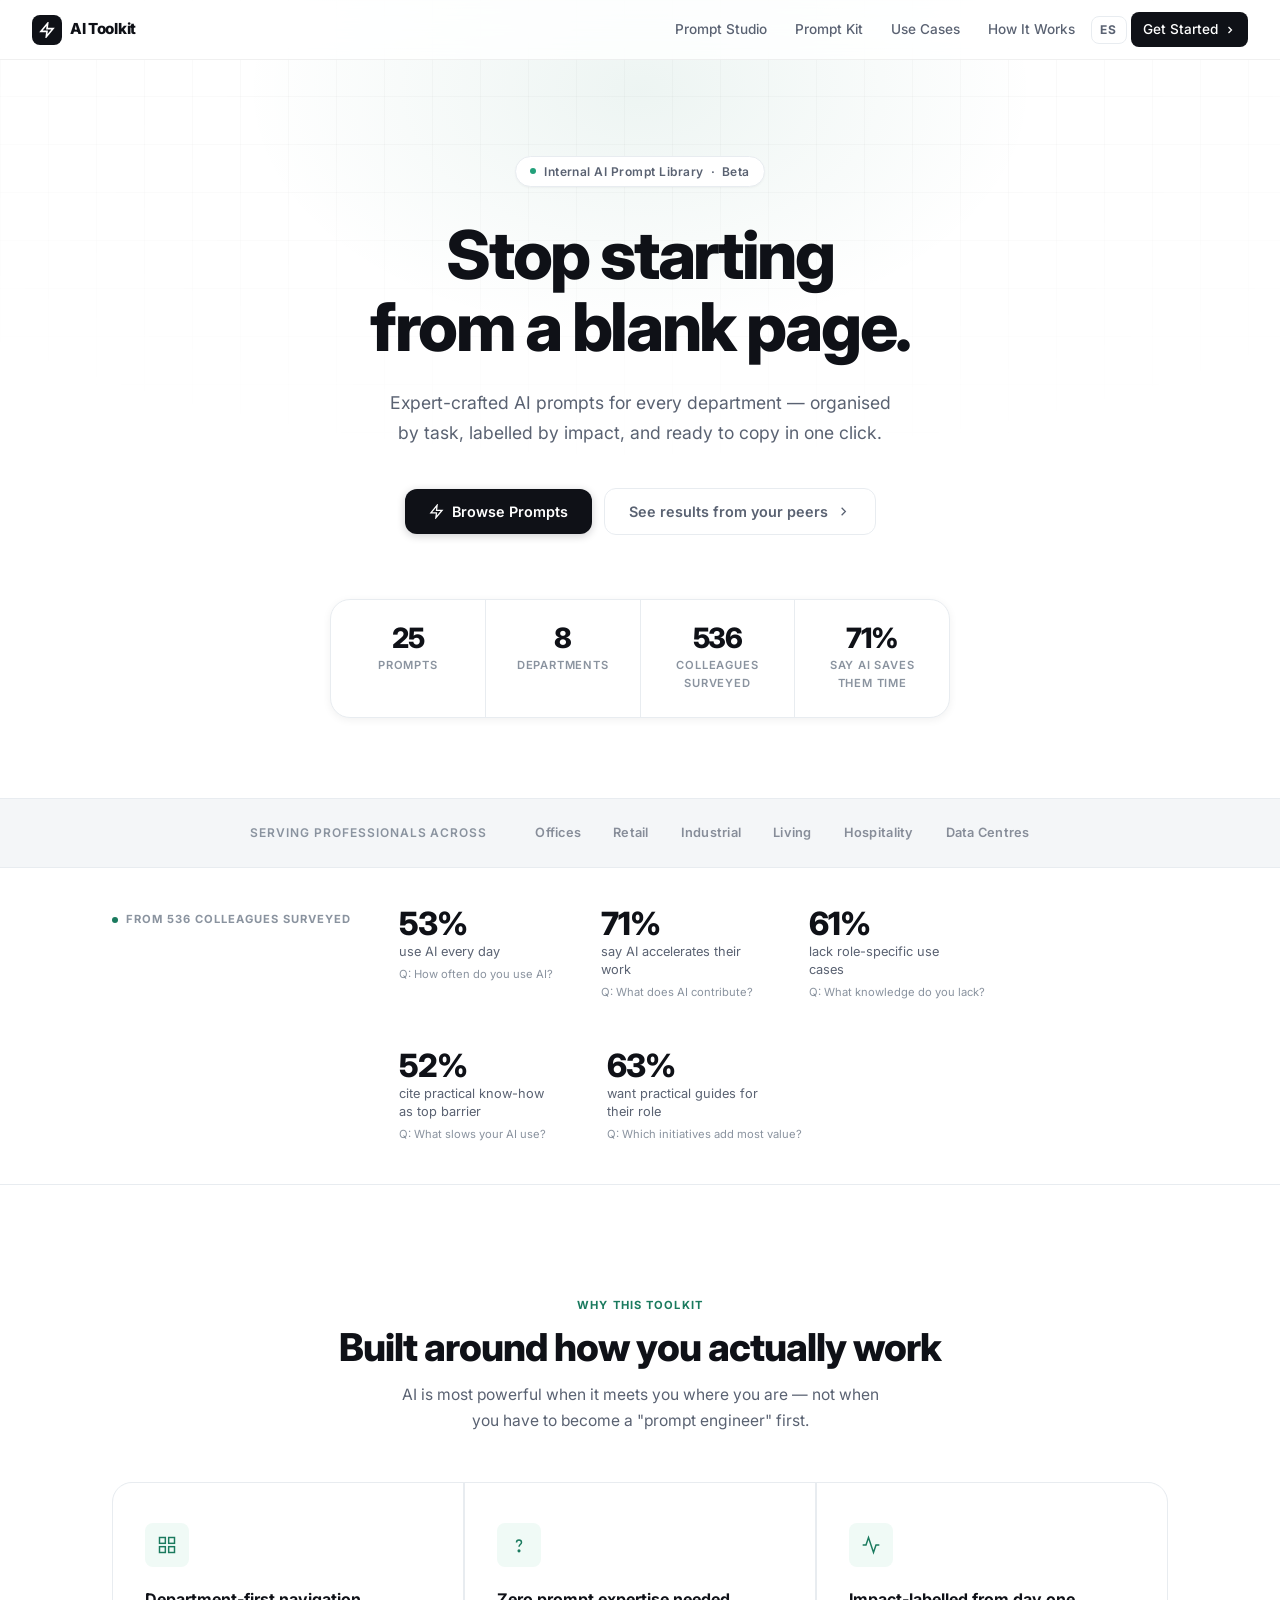
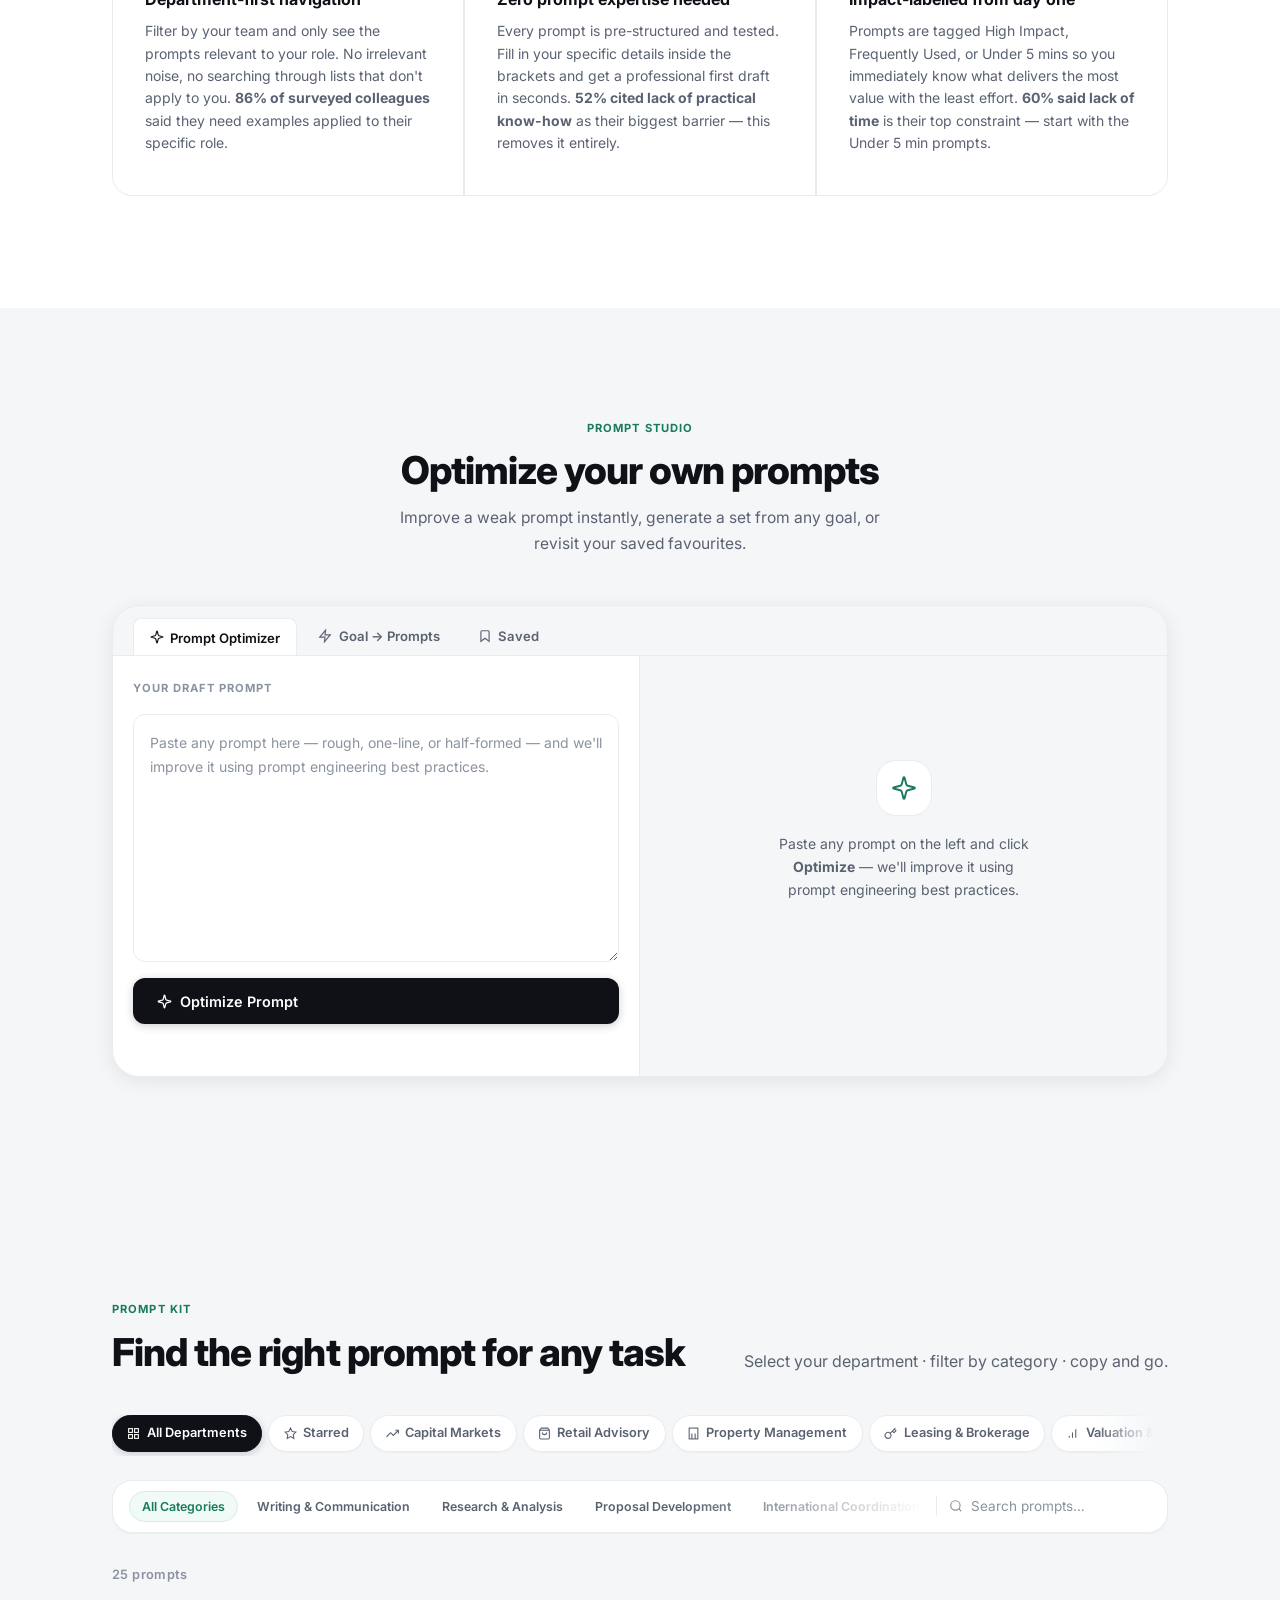
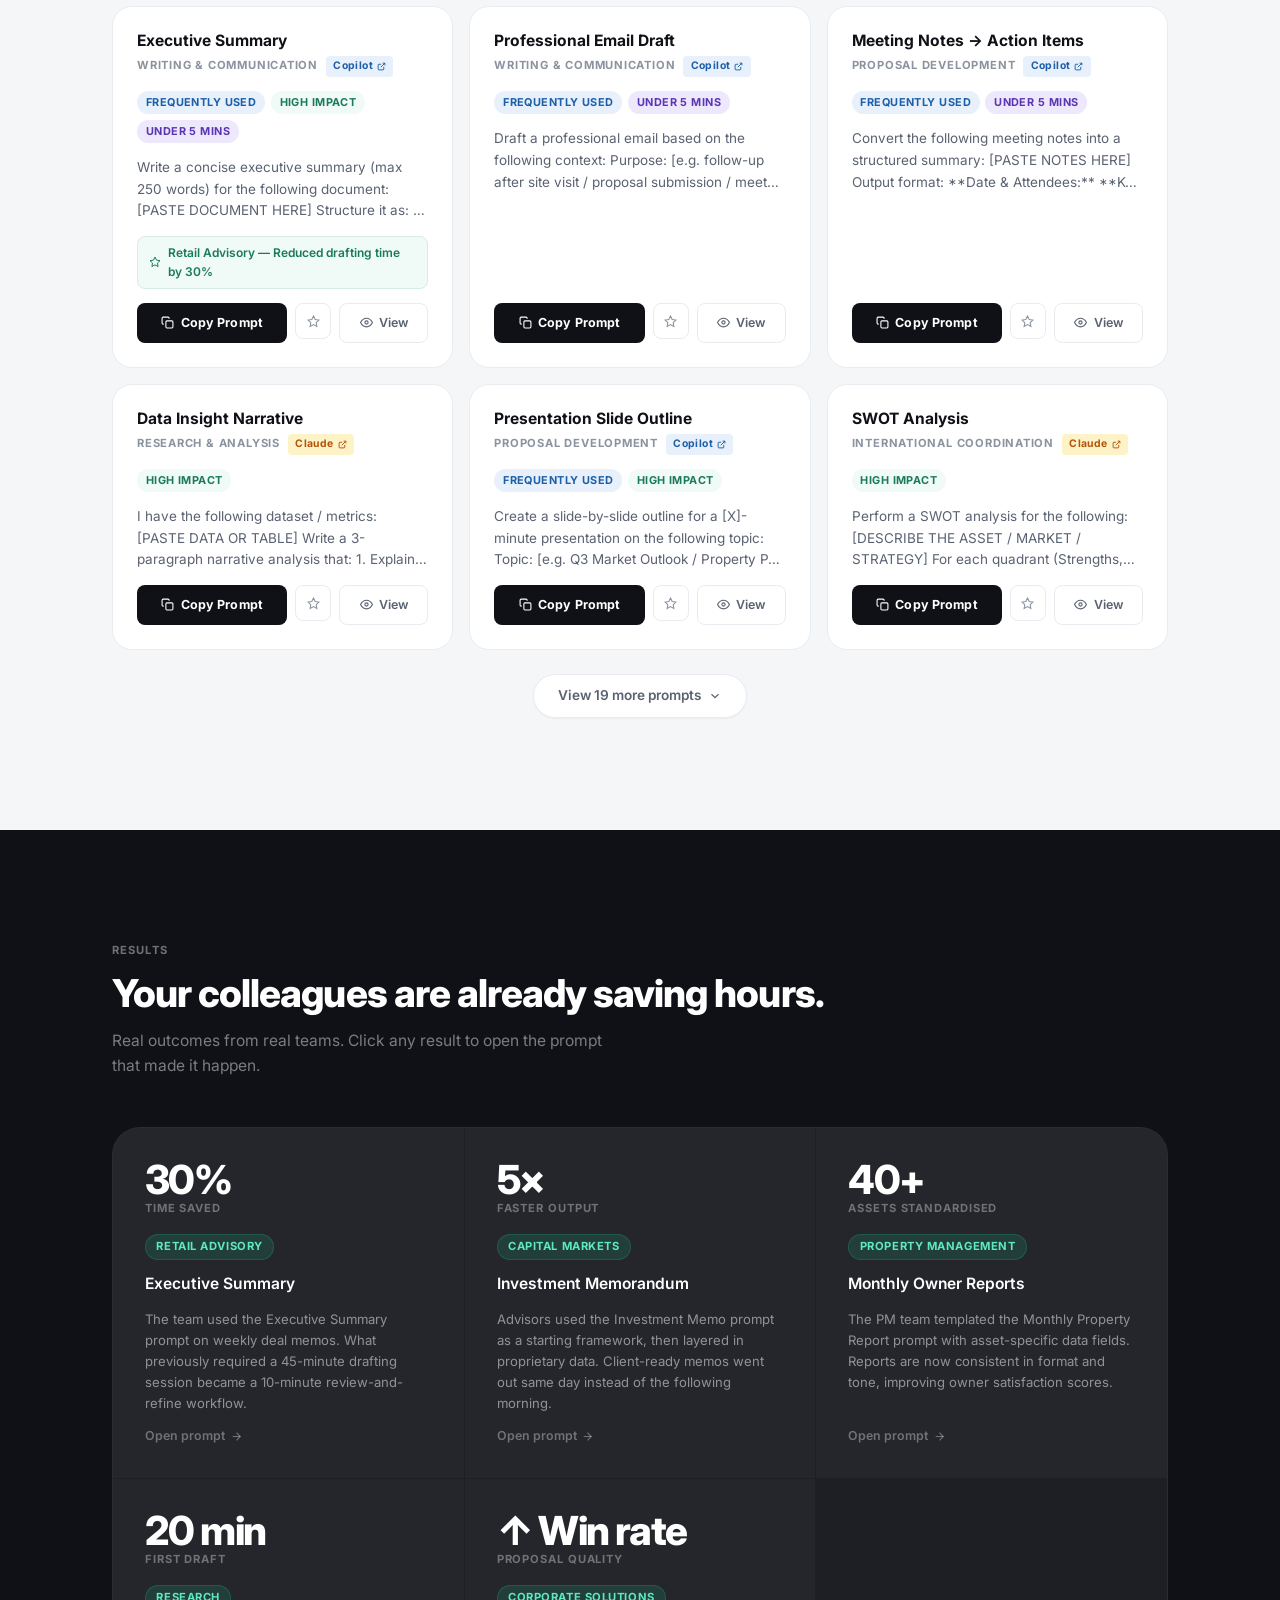
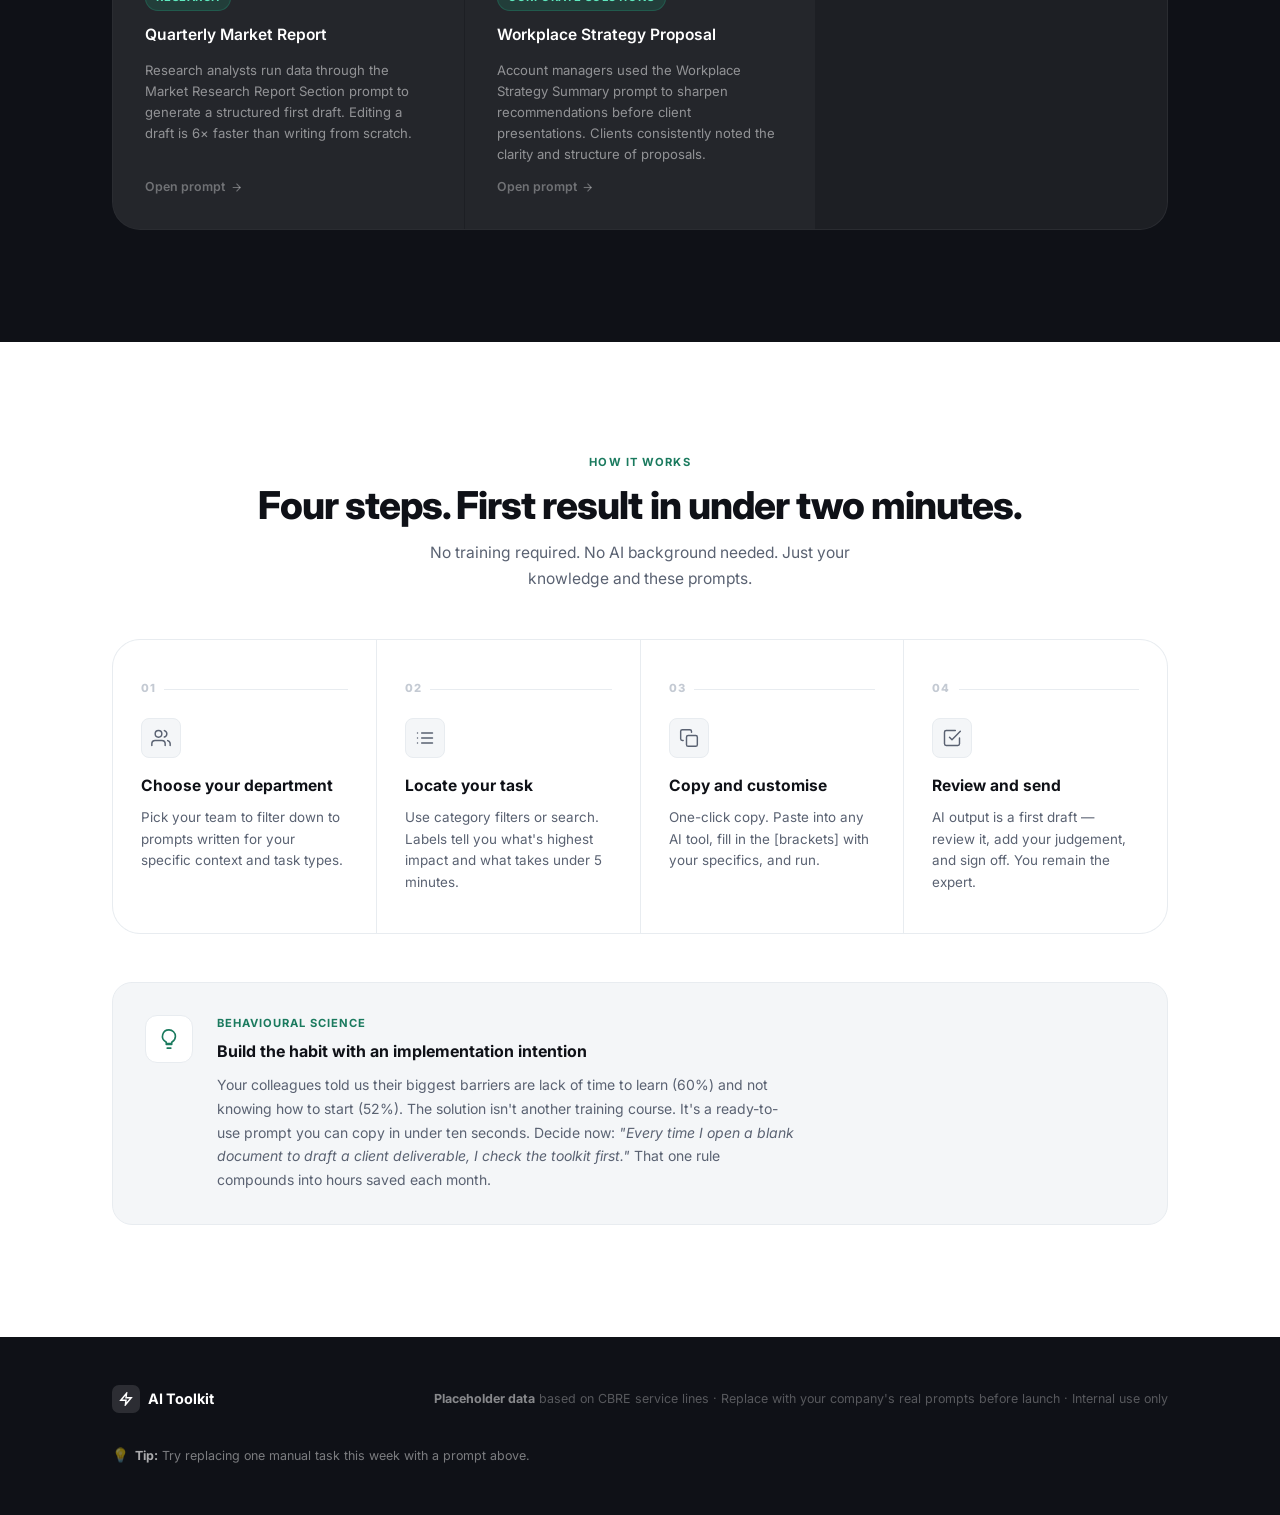
<file: index.html>
<!DOCTYPE html>
<html lang="en">
<head>
  <meta charset="UTF-8" />
  <meta name="viewport" content="width=device-width, initial-scale=1.0" />
  <meta name="robots" content="noindex, nofollow" />
  <meta name="description" content="A curated AI prompt library built for real estate professionals. Select your department, find your task, copy and go." />
  <title>AI Toolkit — Prompt Catalogue</title>
  <link rel="preconnect" href="https://fonts.googleapis.com" />
  <link rel="preconnect" href="https://fonts.gstatic.com" crossorigin />
  <link href="https://fonts.googleapis.com/css2?family=Inter:wght@400;500;600;700;800&display=swap" rel="stylesheet" />
  <link rel="stylesheet" href="styles.css" />
</head>
<body>

<!-- ═══════════════════════════════════════════════════
     NAV
════════════════════════════════════════════════════ -->
<nav class="nav" id="nav">
  <a href="#" class="nav-logo">
    <div class="nav-logo-mark">
      <svg viewBox="0 0 24 24" fill="none" stroke="white" stroke-width="2.5">
        <path d="M13 2L3 14h9l-1 8 10-12h-9l1-8z"/>
      </svg>
    </div>
    AI Toolkit
  </a>
  <ul class="nav-links">
    <li><a href="#ai-tools" data-i18n="nav_studio">Prompt Studio</a></li>
    <li><a href="#catalogue" data-i18n="nav_kit">Prompt Kit</a></li>
    <li><a href="#use-cases" data-i18n="nav_usecases">Use Cases</a></li>
    <li><a href="#how-it-works" data-i18n="nav_howitworks">How It Works</a></li>
    <li><button class="lang-toggle" id="lang-toggle" onclick="switchLang()" title="Switch language">ES</button></li>
    <li><a href="#catalogue" class="nav-cta-btn">
      <span data-i18n="nav_getstarted">Get Started</span>
      <svg width="12" height="12" viewBox="0 0 24 24" fill="none" stroke="currentColor" stroke-width="2.5"><polyline points="9 18 15 12 9 6"/></svg>
    </a></li>
  </ul>
  <button class="nav-mobile-toggle" aria-label="Menu">
    <svg width="20" height="20" viewBox="0 0 24 24" fill="none" stroke="currentColor" stroke-width="2">
      <line x1="3" y1="6" x2="21" y2="6"/><line x1="3" y1="12" x2="21" y2="12"/><line x1="3" y1="18" x2="21" y2="18"/>
    </svg>
  </button>
</nav>

<!-- ═══════════════════════════════════════════════════
     HERO
════════════════════════════════════════════════════ -->
<section class="hero" id="hero">
  <div class="container">
    <div class="hero-inner">

      <div class="hero-badge">
        <div class="hero-badge-dot"></div>
        <span data-i18n="hero_badge">Internal AI Prompt Library &nbsp;·&nbsp; Beta</span>
      </div>

      <h1 class="hero-title" data-i18n="hero_title">
        Stop starting<br>from a blank page.
      </h1>

      <p class="hero-subtitle" data-i18n="hero_subtitle">
        Expert-crafted AI prompts for every department — organised by task,
        labelled by impact, and ready to copy in one click.
      </p>

      <div class="hero-actions">
        <a href="#catalogue" class="btn btn-dark">
          <svg viewBox="0 0 24 24" fill="none" stroke="currentColor" stroke-width="2"><path d="M13 2L3 14h9l-1 8 10-12h-9l1-8z"/></svg>
          <span data-i18n="hero_btn_browse">Browse Prompts</span>
        </a>
        <a href="#use-cases" class="btn btn-ghost">
          <span data-i18n="hero_btn_peers">See results from your peers</span>
          <svg viewBox="0 0 24 24" fill="none" stroke="currentColor" stroke-width="2"><polyline points="9 18 15 12 9 6"/></svg>
        </a>
      </div>

      <div class="hero-stats">
        <div class="hero-stat">
          <div class="hero-stat-value" id="stat-prompts">25</div>
          <div class="hero-stat-label" data-i18n="stat_prompts">Prompts</div>
        </div>
        <div class="hero-stat">
          <div class="hero-stat-value">8</div>
          <div class="hero-stat-label" data-i18n="stat_depts">Departments</div>
        </div>
        <div class="hero-stat">
          <div class="hero-stat-value">536</div>
          <div class="hero-stat-label" data-i18n="stat_colleagues">Colleagues surveyed</div>
        </div>
        <div class="hero-stat">
          <div class="hero-stat-value">71%</div>
          <div class="hero-stat-label" data-i18n="stat_ai_saves">Say AI saves them time</div>
        </div>
      </div>

    </div>
  </div>
</section>

<!-- ═══════════════════════════════════════════════════
     SOCIAL PROOF STRIP
════════════════════════════════════════════════════ -->
<div class="proof-strip">
  <div class="container">
    <div class="proof-strip-inner">
      <span class="proof-label" data-i18n="proof_label">Serving professionals across</span>
      <div class="proof-dept-list">
        <span class="proof-dept" data-i18n="proof_offices">Offices</span>
        <span class="proof-dept" data-i18n="proof_retail">Retail</span>
        <span class="proof-dept" data-i18n="proof_industrial">Industrial</span>
        <span class="proof-dept" data-i18n="proof_living">Living</span>
        <span class="proof-dept" data-i18n="proof_hospitality">Hospitality</span>
        <span class="proof-dept" data-i18n="proof_data">Data Centres</span>
      </div>
    </div>
  </div>
</div>

<!-- ═══════════════════════════════════════════════════
     SURVEY INSIGHTS STRIP
════════════════════════════════════════════════════ -->
<div class="survey-strip">
  <div class="container">
    <div class="survey-strip-inner">
      <div class="survey-strip-label">
        <div class="survey-strip-dot"></div>
        <span data-i18n="survey_label">From 536 colleagues surveyed</span>
      </div>
      <div class="survey-insights">
        <div class="survey-insight">
          <div class="survey-insight-value" data-i18n="survey_v1">53%</div>
          <div class="survey-insight-label" data-i18n="survey_l1">use AI every day</div>
          <div class="survey-insight-source" data-i18n="survey_q1">Q: How often do you use AI?</div>
        </div>
        <div class="survey-insight">
          <div class="survey-insight-value" data-i18n="survey_v2">71%</div>
          <div class="survey-insight-label" data-i18n="survey_l2">say AI accelerates their work</div>
          <div class="survey-insight-source" data-i18n="survey_q2">Q: What does AI contribute?</div>
        </div>
        <div class="survey-insight">
          <div class="survey-insight-value" data-i18n="survey_v3">61%</div>
          <div class="survey-insight-label" data-i18n="survey_l3">lack role-specific use cases</div>
          <div class="survey-insight-source" data-i18n="survey_q3">Q: What knowledge do you lack?</div>
        </div>
        <div class="survey-insight">
          <div class="survey-insight-value" data-i18n="survey_v4">52%</div>
          <div class="survey-insight-label" data-i18n="survey_l4">cite practical know-how as top barrier</div>
          <div class="survey-insight-source" data-i18n="survey_q4">Q: What slows your AI use?</div>
        </div>
        <div class="survey-insight">
          <div class="survey-insight-value" data-i18n="survey_v5">63%</div>
          <div class="survey-insight-label" data-i18n="survey_l5">want practical guides for their role</div>
          <div class="survey-insight-source" data-i18n="survey_q5">Q: Which initiatives add most value?</div>
        </div>
      </div>
    </div>
  </div>
</div>

<!-- ═══════════════════════════════════════════════════
     VALUE PROPS
════════════════════════════════════════════════════ -->
<section class="section-gap" id="value">
  <div class="container">
    <div class="section-hdr centered reveal">
      <div class="section-eyebrow" data-i18n="vp_eyebrow">Why This Toolkit</div>
      <h2 class="section-title" data-i18n="vp_title">Built around how you actually work</h2>
      <p class="section-sub" data-i18n="vp_sub">AI is most powerful when it meets you where you are — not when you have to become a "prompt engineer" first.</p>
    </div>
    <div class="value-grid reveal">
      <div class="value-card">
        <div class="value-icon">
          <svg viewBox="0 0 24 24" fill="none" stroke="currentColor" stroke-width="1.75">
            <rect x="3" y="3" width="7" height="7"/><rect x="14" y="3" width="7" height="7"/>
            <rect x="14" y="14" width="7" height="7"/><rect x="3" y="14" width="7" height="7"/>
          </svg>
        </div>
        <h3 data-i18n="vp_c1_title">Department-first navigation</h3>
        <p data-i18n="vp_c1_body">Filter by your team and only see the prompts relevant to your role. No irrelevant noise, no searching through lists that don't apply to you. <strong>86% of surveyed colleagues</strong> said they need examples applied to their specific role.</p>
      </div>
      <div class="value-card">
        <div class="value-icon">
          <svg viewBox="0 0 24 24" fill="none" stroke="currentColor" stroke-width="1.75">
            <path d="M9 9a3 3 0 1 1 6 0c0 2-3 3-3 5"/><circle cx="12" cy="19" r="1"/>
          </svg>
        </div>
        <h3 data-i18n="vp_c2_title">Zero prompt expertise needed</h3>
        <p data-i18n="vp_c2_body">Every prompt is pre-structured and tested. Fill in your specific details inside the brackets and get a professional first draft in seconds. <strong>52% cited lack of practical know-how</strong> as their biggest barrier — this removes it entirely.</p>
      </div>
      <div class="value-card">
        <div class="value-icon">
          <svg viewBox="0 0 24 24" fill="none" stroke="currentColor" stroke-width="1.75">
            <polyline points="22 12 18 12 15 21 9 3 6 12 2 12"/>
          </svg>
        </div>
        <h3 data-i18n="vp_c3_title">Impact-labelled from day one</h3>
        <p data-i18n="vp_c3_body">Prompts are tagged High Impact, Frequently Used, or Under 5 mins so you immediately know what delivers the most value with the least effort. <strong>60% said lack of time</strong> is their top constraint — start with the Under 5 min prompts.</p>
      </div>
    </div>
  </div>
</section>

<!-- ═══════════════════════════════════════════════════
     AI TOOLS
════════════════════════════════════════════════════ -->
<section id="ai-tools" class="section-gap">
  <div class="container">

    <div class="section-hdr centered reveal">
      <div class="section-eyebrow" data-i18n="ps_eyebrow">Prompt Studio</div>
      <h2 class="section-title" data-i18n="ps_title">Optimize your own prompts</h2>
      <p class="section-sub" data-i18n="ps_sub">Improve a weak prompt instantly, generate a set from any goal, or revisit your saved favourites.</p>
    </div>

    <div class="tools-outer reveal">

      <!-- Tab strip — sticky sibling of the shell so sticky has no overflow ancestor -->
      <div class="tools-tab-strip">
        <button class="tools-tab active" data-tab="optimizer" onclick="switchToolsTab('optimizer')">
          <svg viewBox="0 0 24 24" fill="none" stroke="currentColor" stroke-width="2" width="14" height="14"><path d="M9.937 15.5A2 2 0 0 0 8.5 14.063l-6.135-1.582a.5.5 0 0 1 0-.962L8.5 9.937A2 2 0 0 0 9.937 8.5l1.582-6.135a.5.5 0 0 1 .963 0L14.063 8.5A2 2 0 0 0 15.5 9.937l6.135 1.582a.5.5 0 0 1 0 .962L15.5 14.063a2 2 0 0 0-1.437 1.437l-1.582 6.135a.5.5 0 0 1-.963 0z"/></svg>
          <span data-i18n="tab_optimizer">Prompt Optimizer</span>
        </button>
        <button class="tools-tab" data-tab="generator" onclick="switchToolsTab('generator')">
          <svg viewBox="0 0 24 24" fill="none" stroke="currentColor" stroke-width="2" width="14" height="14"><path d="M13 2L3 14h9l-1 8 10-12h-9l1-8z"/></svg>
          <span data-i18n="tab_generator">Goal → Prompts</span>
        </button>
        <button class="tools-tab" data-tab="saved" onclick="switchToolsTab('saved')">
          <svg viewBox="0 0 24 24" fill="none" stroke="currentColor" stroke-width="2" width="14" height="14"><path d="M19 21l-7-5-7 5V5a2 2 0 0 1 2-2h10a2 2 0 0 1 2 2z"/></svg>
          <span data-i18n="tab_saved">Saved</span>
          <span class="saved-tab-badge" id="saved-tab-badge" style="display:none">0</span>
        </button>
      </div>

      <!-- Panel shell — overflow:hidden here is fine; tab strip is a sibling not a child -->
      <div class="tools-shell">

        <!-- ── Optimizer panel ── -->
        <div id="tool-optimizer" class="tools-panel active">
          <div class="opt-layout">
            <div class="opt-input-side">
              <div class="tool-field-label" data-i18n="opt_label">Your draft prompt</div>
              <textarea id="opt-input" class="tool-textarea" rows="9" data-i18n="opt_placeholder" placeholder="Paste any prompt here — rough, one-line, or half-formed — and we'll improve it using prompt engineering best practices."></textarea>
              <button class="btn btn-dark" onclick="runOptimizer()">
                <svg viewBox="0 0 24 24" fill="none" stroke="currentColor" stroke-width="2" width="14" height="14"><path d="M9.937 15.5A2 2 0 0 0 8.5 14.063l-6.135-1.582a.5.5 0 0 1 0-.962L8.5 9.937A2 2 0 0 0 9.937 8.5l1.582-6.135a.5.5 0 0 1 .963 0L14.063 8.5A2 2 0 0 0 15.5 9.937l6.135 1.582a.5.5 0 0 1 0 .962L15.5 14.063a2 2 0 0 0-1.437 1.437l-1.582 6.135a.5.5 0 0 1-.963 0z"/></svg>
                <span data-i18n="opt_btn">Optimize Prompt</span>
              </button>
            </div>
            <div class="opt-output-side">
              <div id="opt-output"></div>
            </div>
          </div>
        </div>

        <!-- ── Generator panel ── -->
        <div id="tool-generator" class="tools-panel">
          <div class="gen-layout">
            <div class="gen-input-row">
              <div class="tool-field-label" data-i18n="gen_label">What's your goal?</div>
              <div class="gen-input-wrap">
                <input id="gen-input" type="text" class="tool-input" data-i18n="gen_placeholder" placeholder="Type your own goal or pick one below…" />
                <button class="btn btn-dark" onclick="runGenerator()">
                  <svg viewBox="0 0 24 24" fill="none" stroke="currentColor" stroke-width="2" width="14" height="14"><path d="M13 2L3 14h9l-1 8 10-12h-9l1-8z"/></svg>
                  <span data-i18n="gen_btn">Generate</span>
                </button>
              </div>
              <div class="gen-suggestions">
                <span class="gen-suggestions-label" data-i18n="gen_try">Try one of these</span>
                <div class="gen-suggestion-pills" id="gen-suggestion-pills"></div>
              </div>
            </div>
            <div id="gen-output" class="gen-cards-grid"></div>
          </div>
        </div>

        <!-- ── Saved panel ── -->
        <div id="tool-saved" class="tools-panel">
          <div id="saved-panel-content"></div>
        </div>

      </div><!-- /.tools-shell -->
    </div><!-- /.tools-outer -->
  </div>
</section>

<!-- ═══════════════════════════════════════════════════
     PROMPT CATALOGUE
════════════════════════════════════════════════════ -->
<section id="catalogue" class="section-gap">
  <div class="container">

    <div class="catalogue-header reveal">
      <div>
        <div class="section-eyebrow" data-i18n="kit_eyebrow">Prompt Kit</div>
        <h2 class="section-title" style="margin-bottom:0" data-i18n="kit_title">Find the right prompt for any task</h2>
      </div>
      <p class="t-body" style="white-space:nowrap;" data-i18n="kit_sub">Select your department · filter by category · copy and go.</p>
    </div>

    <!-- Department rail -->
    <div class="dept-rail-wrap">
      <div class="dept-rail" id="dept-tabs"></div>
    </div>

    <!-- Filter bar -->
    <div class="filter-bar">
      <div class="cat-pills" id="cat-pills"></div>
      <div class="filter-divider"></div>
      <div class="search-wrap">
        <svg viewBox="0 0 24 24" fill="none" stroke="currentColor" stroke-width="2">
          <circle cx="11" cy="11" r="8"/><line x1="21" y1="21" x2="16.65" y2="16.65"/>
        </svg>
        <input id="search-input" type="text" data-i18n="search_placeholder" placeholder="Search prompts…" autocomplete="off" />
      </div>
    </div>

    <!-- Count -->
    <div class="prompt-count-row">
      <span id="prompt-count"></span>
    </div>

    <!-- Grid -->
    <div class="prompt-grid" id="prompt-grid"></div>

    <!-- View more / less -->
    <div class="view-more-row" id="view-more-row" style="display:none"></div>

  </div>
</section>

<!-- ═══════════════════════════════════════════════════
     USE CASES
════════════════════════════════════════════════════ -->
<section id="use-cases" class="section-gap">
  <div class="container">
    <div class="section-hdr reveal">
      <div class="section-eyebrow" style="color:rgba(255,255,255,.4)" data-i18n="uc_eyebrow">Results</div>
      <h2 class="section-title" style="color:white" data-i18n="uc_title">Your colleagues are already saving hours.</h2>
      <p class="section-sub" style="color:rgba(255,255,255,.45)" data-i18n="uc_sub">
        Real outcomes from real teams. Click any result to open the prompt that made it happen.
      </p>
    </div>
    <div class="cases-grid reveal" id="cases-grid"></div>
  </div>
</section>

<!-- ═══════════════════════════════════════════════════
     HOW IT WORKS
════════════════════════════════════════════════════ -->
<section id="how-it-works" class="section-gap">
  <div class="container">
    <div class="section-hdr centered reveal">
      <div class="section-eyebrow" data-i18n="hiw_eyebrow">How It Works</div>
      <h2 class="section-title" data-i18n="hiw_title">Four steps. First result in under two minutes.</h2>
      <p class="section-sub" data-i18n="hiw_sub">No training required. No AI background needed. Just your knowledge and these prompts.</p>
    </div>

    <div class="steps-wrapper reveal">
      <div class="step-card">
        <div class="step-num">01</div>
        <div class="step-icon-wrap">
          <svg width="20" height="20" viewBox="0 0 24 24" fill="none" stroke="currentColor" stroke-width="1.75" stroke-linecap="round" stroke-linejoin="round">
            <path d="M17 21v-2a4 4 0 0 0-4-4H5a4 4 0 0 0-4 4v2"/><circle cx="9" cy="7" r="4"/>
            <path d="M23 21v-2a4 4 0 0 0-3-3.87"/><path d="M16 3.13a4 4 0 0 1 0 7.75"/>
          </svg>
        </div>
        <h3 data-i18n="hiw_s1_title">Choose your department</h3>
        <p data-i18n="hiw_s1_body">Pick your team to filter down to prompts written for your specific context and task types.</p>
      </div>
      <div class="step-card">
        <div class="step-num">02</div>
        <div class="step-icon-wrap">
          <svg width="20" height="20" viewBox="0 0 24 24" fill="none" stroke="currentColor" stroke-width="1.75" stroke-linecap="round" stroke-linejoin="round">
            <line x1="8" y1="6" x2="21" y2="6"/><line x1="8" y1="12" x2="21" y2="12"/>
            <line x1="8" y1="18" x2="21" y2="18"/><line x1="3" y1="6" x2="3.01" y2="6"/>
            <line x1="3" y1="12" x2="3.01" y2="12"/><line x1="3" y1="18" x2="3.01" y2="18"/>
          </svg>
        </div>
        <h3 data-i18n="hiw_s2_title">Locate your task</h3>
        <p data-i18n="hiw_s2_body">Use category filters or search. Labels tell you what's highest impact and what takes under 5 minutes.</p>
      </div>
      <div class="step-card">
        <div class="step-num">03</div>
        <div class="step-icon-wrap">
          <svg width="20" height="20" viewBox="0 0 24 24" fill="none" stroke="currentColor" stroke-width="1.75" stroke-linecap="round" stroke-linejoin="round">
            <rect x="9" y="9" width="13" height="13" rx="2" ry="2"/>
            <path d="M5 15H4a2 2 0 0 1-2-2V4a2 2 0 0 1 2-2h9a2 2 0 0 1 2 2v1"/>
          </svg>
        </div>
        <h3 data-i18n="hiw_s3_title">Copy and customise</h3>
        <p data-i18n="hiw_s3_body">One-click copy. Paste into any AI tool, fill in the [brackets] with your specifics, and run.</p>
      </div>
      <div class="step-card">
        <div class="step-num">04</div>
        <div class="step-icon-wrap">
          <svg width="20" height="20" viewBox="0 0 24 24" fill="none" stroke="currentColor" stroke-width="1.75" stroke-linecap="round" stroke-linejoin="round">
            <polyline points="9 11 12 14 22 4"/>
            <path d="M21 12v7a2 2 0 0 1-2 2H5a2 2 0 0 1-2-2V5a2 2 0 0 1 2-2h11"/>
          </svg>
        </div>
        <h3 data-i18n="hiw_s4_title">Review and send</h3>
        <p data-i18n="hiw_s4_body">AI output is a first draft — review it, add your judgement, and sign off. You remain the expert.</p>
      </div>
    </div>

    <!-- Behavioural science callout -->
    <div class="bsci-callout reveal">
      <div class="bsci-icon">
        <svg width="22" height="22" viewBox="0 0 24 24" fill="none" stroke="currentColor" stroke-width="1.75" stroke-linecap="round" stroke-linejoin="round" style="color:var(--accent)">
          <path d="M9 18h6"/><path d="M10 22h4"/>
          <path d="M12 2a7 7 0 0 1 7 7c0 2.5-1.3 4.7-3.3 6l-.7.5V17H9v-1.5l-.7-.5A7 7 0 0 1 12 2z"/>
        </svg>
      </div>
      <div>
        <div class="bsci-label" data-i18n="bsci_label">Behavioural Science</div>
        <h3 data-i18n="bsci_title">Build the habit with an implementation intention</h3>
        <p data-i18n="bsci_body">
          Your colleagues told us their biggest barriers are lack of time to learn (60%) and not knowing how to start (52%).
          The solution isn't another training course. It's a ready-to-use prompt you can copy in under ten seconds.
          Decide now: <em>"Every time I open a blank document to draft a client deliverable, I check the toolkit first."</em>
          That one rule compounds into hours saved each month.
        </p>
      </div>
    </div>
  </div>
</section>

<!-- ═══════════════════════════════════════════════════
     FOOTER
════════════════════════════════════════════════════ -->
<footer>
  <div class="container">
    <div class="footer-inner">
      <div class="footer-logo">
        <div class="footer-logo-mark">
          <svg viewBox="0 0 24 24" fill="none" stroke="white" stroke-width="2.5" width="14" height="14">
            <path d="M13 2L3 14h9l-1 8 10-12h-9l1-8z"/>
          </svg>
        </div>
        AI Toolkit
      </div>
      <p class="footer-note" data-i18n="footer_note">
        <strong>Placeholder data</strong> based on CBRE service lines ·
        Replace with your company's real prompts before launch ·
        Internal use only
      </p>
      <p class="footer-tip">
        <span class="footer-tip-icon">💡</span>
        <span data-i18n="footer_tip"><strong>Tip:</strong> Try replacing one manual task this week with a prompt above.</span>
      </p>
    </div>
  </div>
</footer>

<!-- ═══════════════════════════════════════════════════
     MODAL
════════════════════════════════════════════════════ -->
<div class="modal-overlay" id="modal-overlay"></div>

<script src="data.js"></script>
<script src="translations.js"></script>
<script src="app.js"></script>
<script src="tools.js"></script>
</body>
</html>
</file>
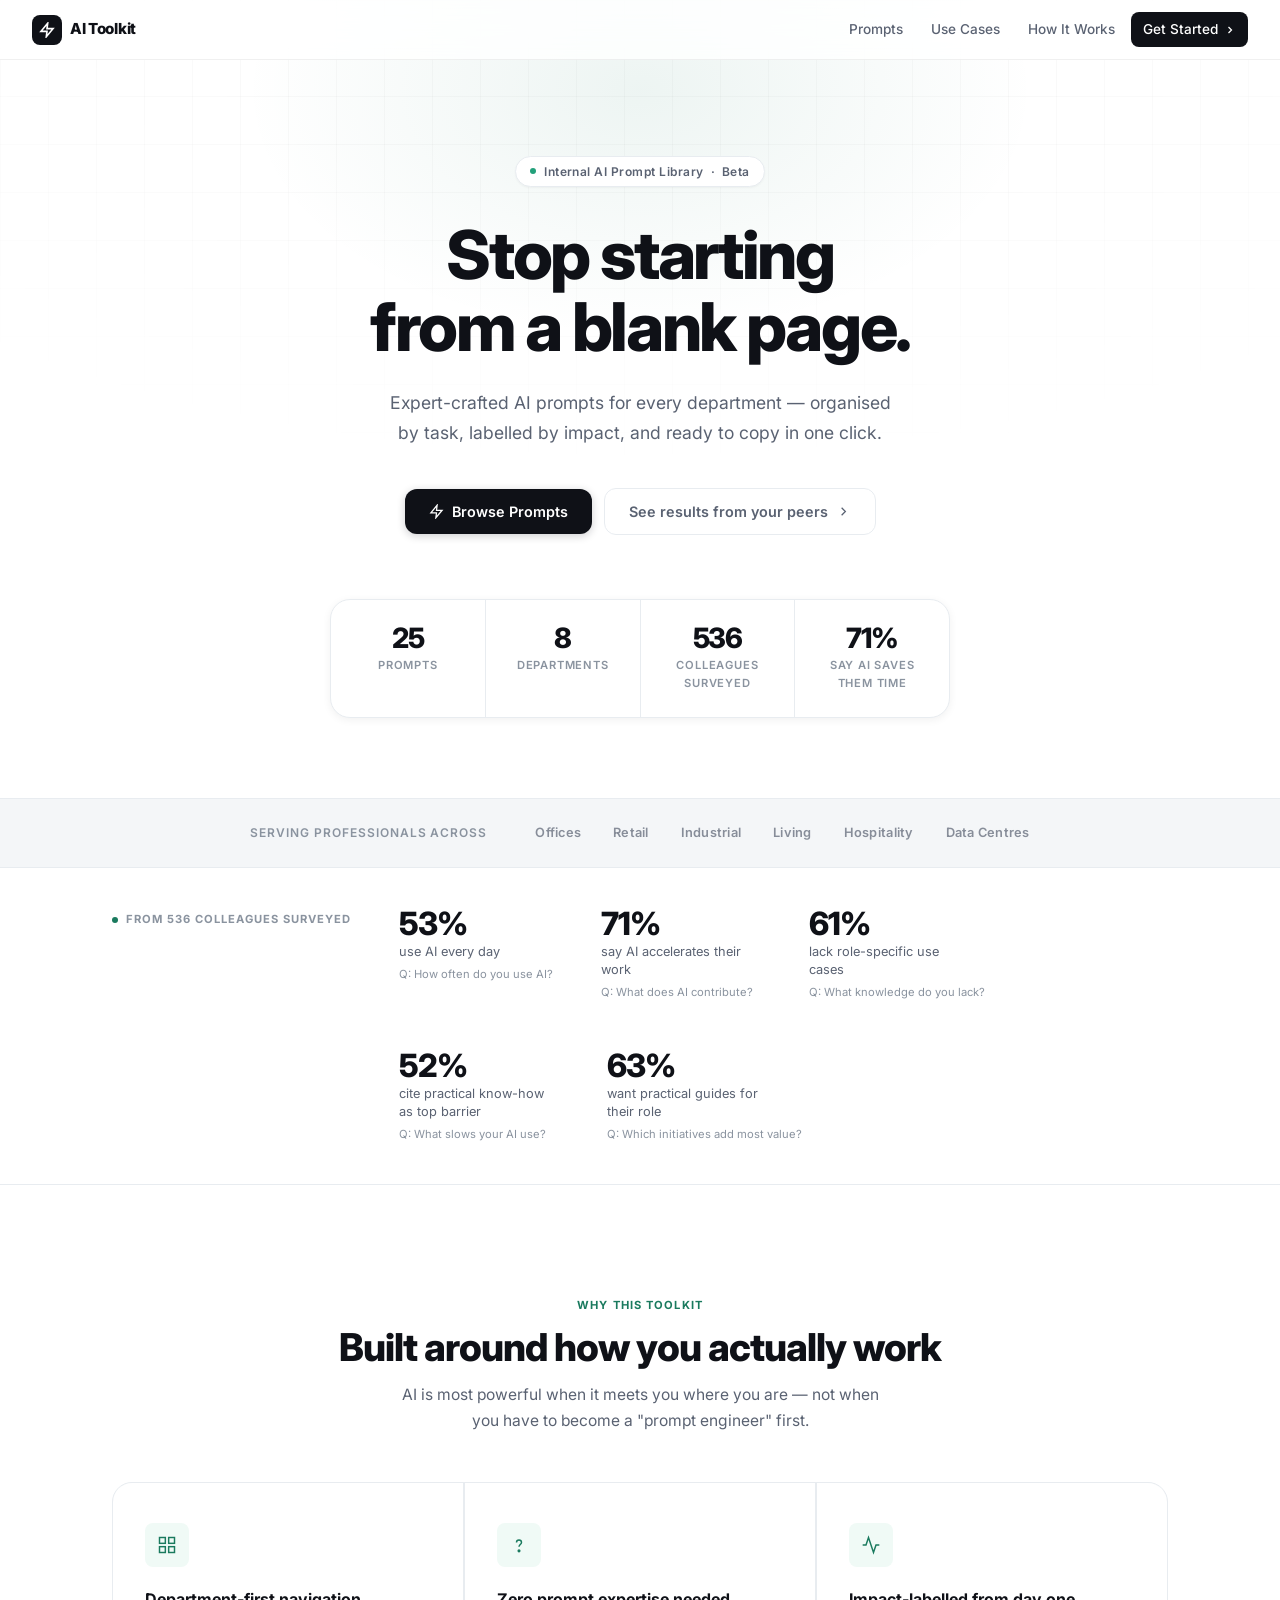
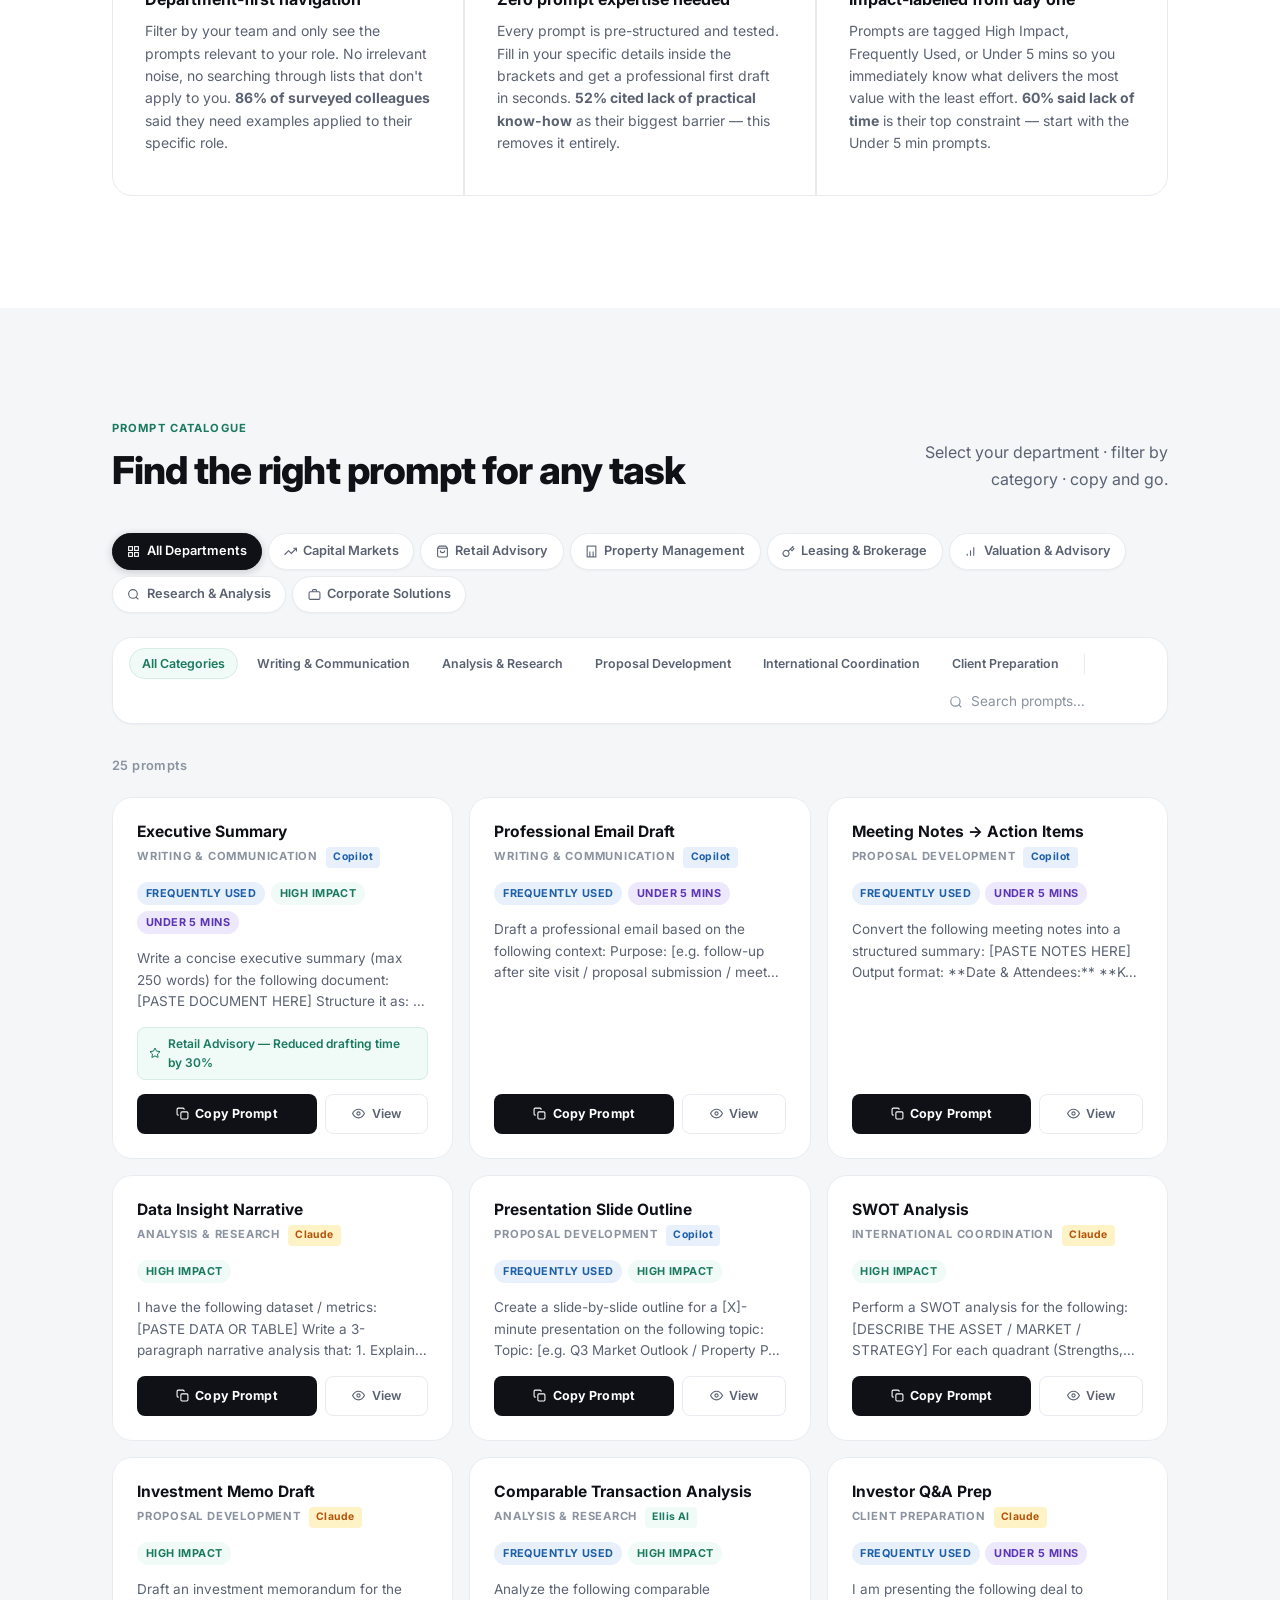
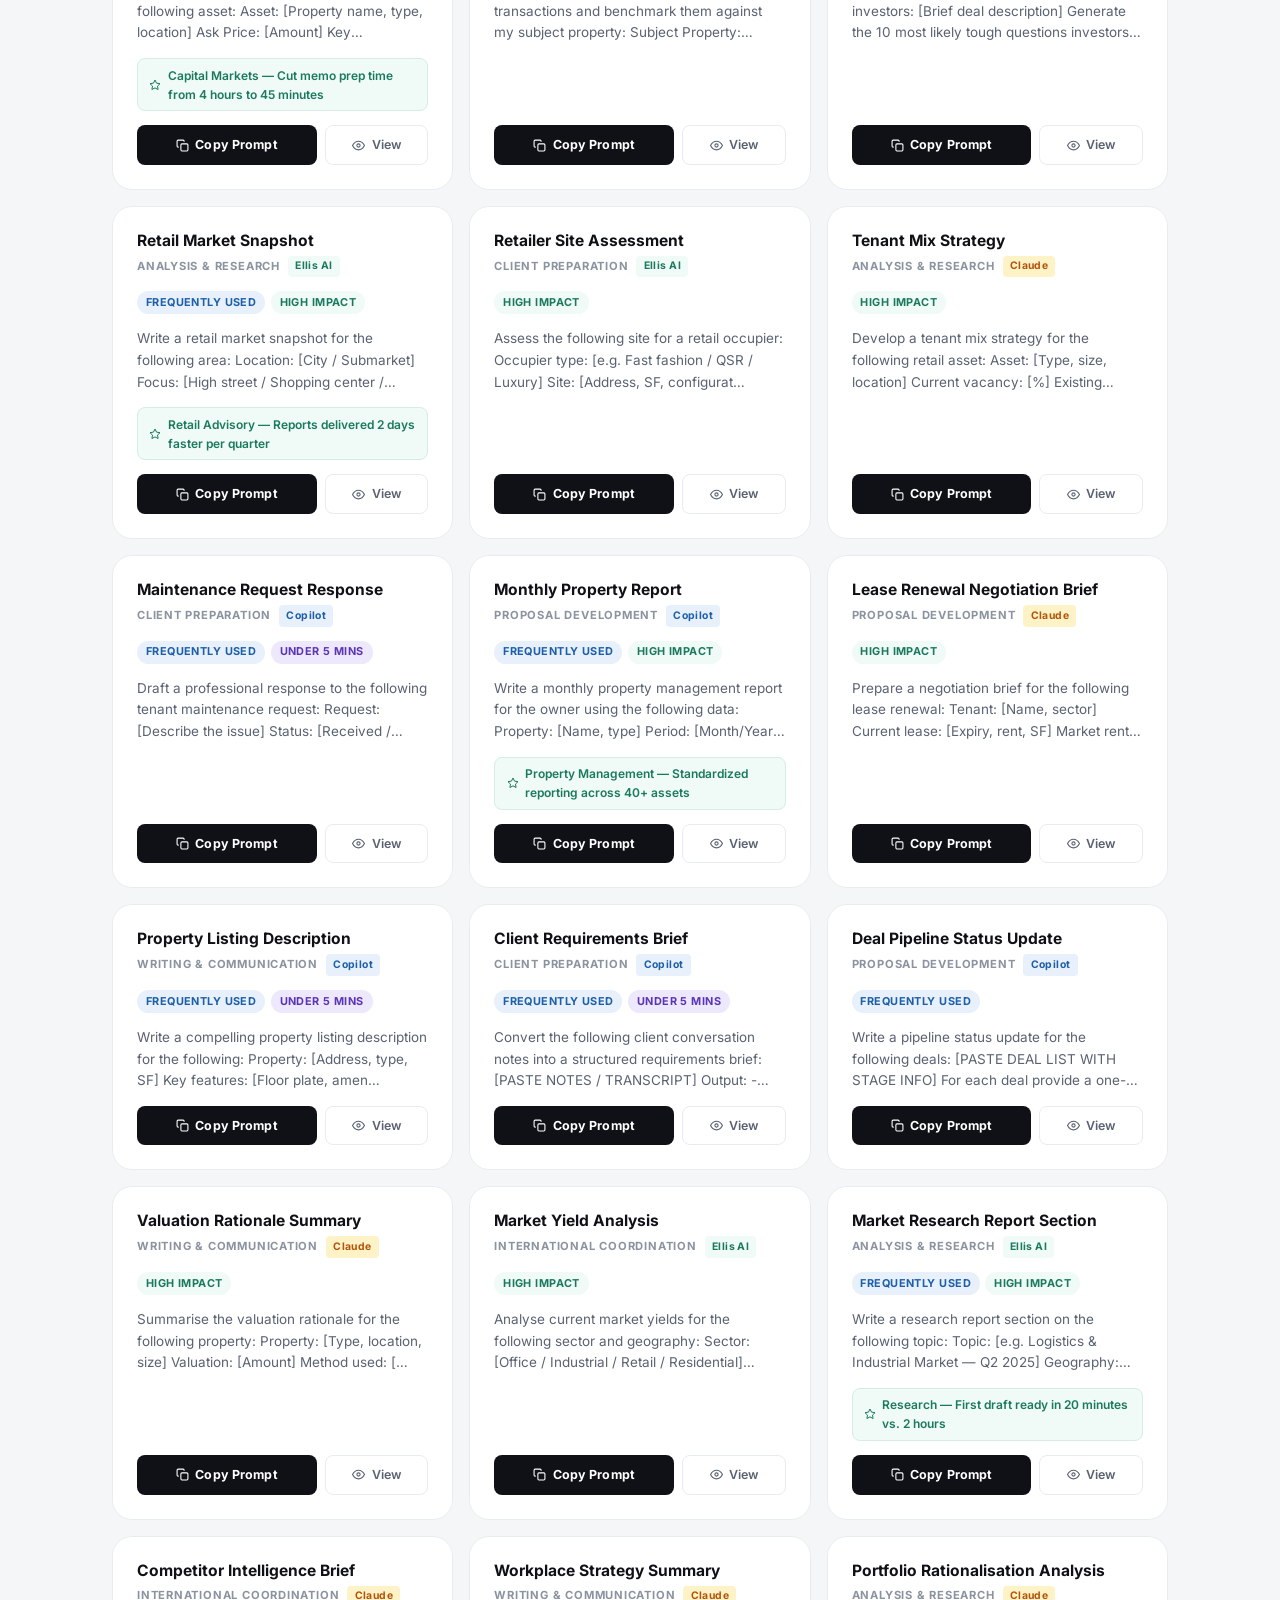
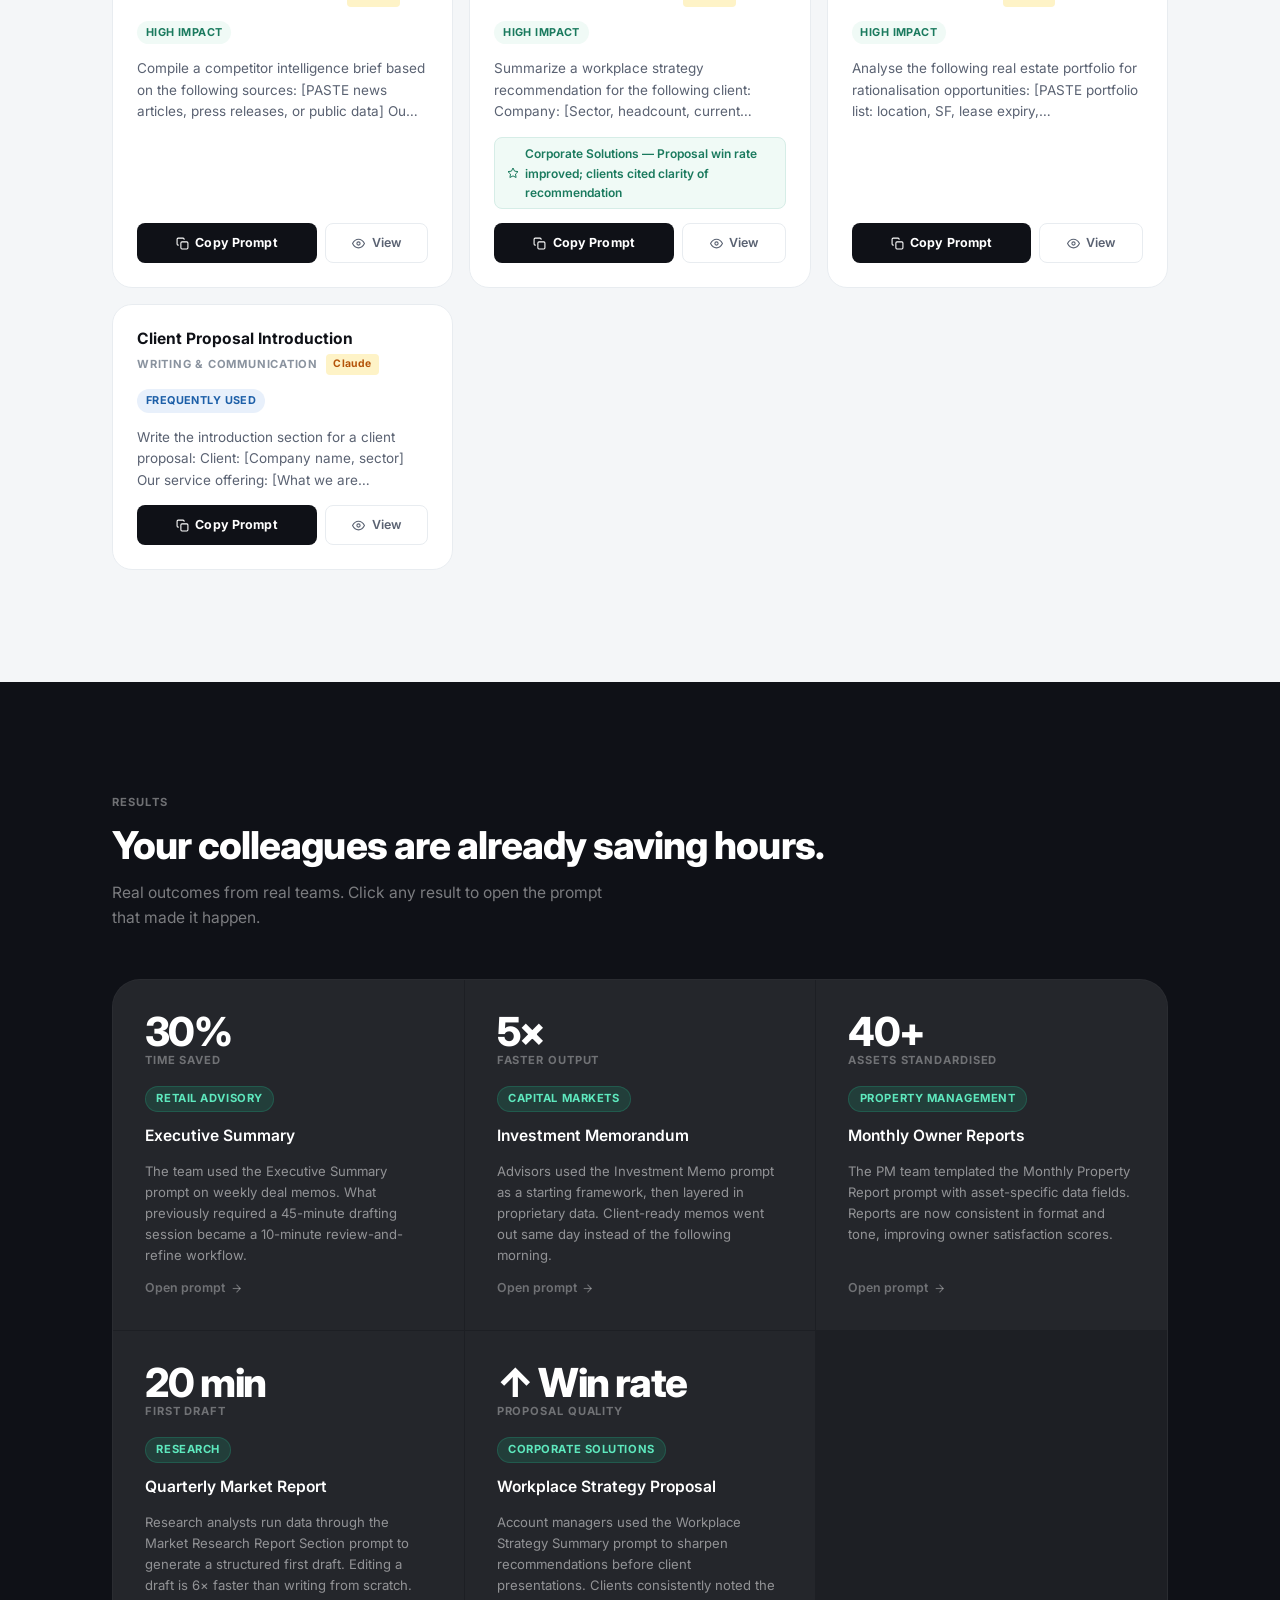
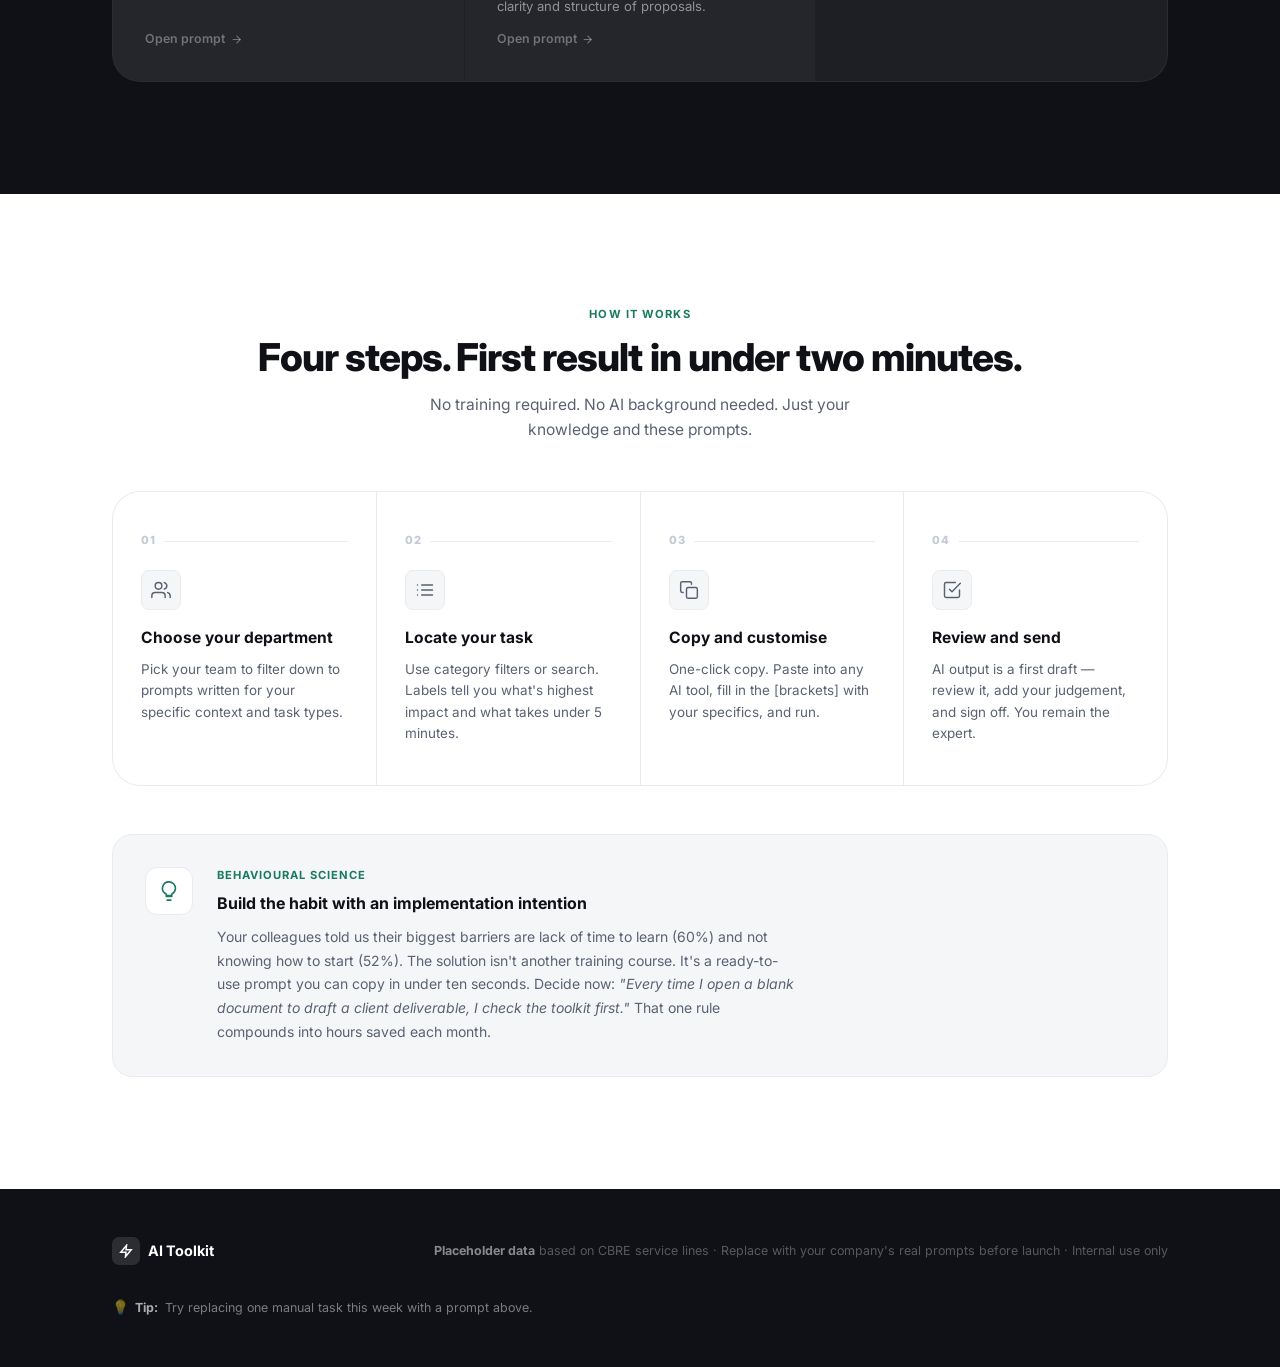
<file: index-bundle.html>
<!DOCTYPE html>
<html lang="en">
<head>
  <meta charset="UTF-8" />
  <meta name="viewport" content="width=device-width, initial-scale=1.0" />
  <meta name="description" content="A curated AI prompt library built for real estate professionals. Select your department, find your task, copy and go." />
  <title>AI Toolkit — Prompt Catalogue</title>
  <link rel="preconnect" href="https://fonts.googleapis.com" />
  <link rel="preconnect" href="https://fonts.gstatic.com" crossorigin />
  <link href="https://fonts.googleapis.com/css2?family=Inter:wght@400;500;600;700;800&display=swap" rel="stylesheet" />
  <style>
/* ═══════════════════════════════════════════════════════════════
   AI TOOLKIT — Premium Design System
   Palette: Off-white base · Charcoal type · Sage green accent
   ═══════════════════════════════════════════════════════════════ */

/* ─── TOKENS ──────────────────────────────────────────────────── */
:root {
  /* Brand */
  --accent:        #1a7a5e;
  --accent-mid:    #22a07a;
  --accent-light:  #d6ede7;
  --accent-xlight: #f0faf6;

  /* Neutrals */
  --ink:           #0f1117;
  --ink-80:        #2d3139;
  --ink-60:        #5a6272;
  --ink-40:        #8a939f;
  --ink-20:        #c4cad3;
  --ink-10:        #e8ecf0;
  --ink-05:        #f4f6f8;
  --white:         #ffffff;

  /* Semantic */
  --blue:          #1d5fa8;
  --blue-light:    #e8f0fb;
  --purple:        #5b35b5;
  --purple-light:  #ede8fb;
  --amber:         #b45309;
  --amber-light:   #fef3c7;

  /* Geometry */
  --r-xs:  4px;
  --r-sm:  8px;
  --r:    12px;
  --r-lg: 20px;
  --r-xl: 28px;

  /* Shadows */
  --shadow-xs: 0 1px 2px rgba(0,0,0,.04);
  --shadow-sm: 0 2px 8px rgba(0,0,0,.06);
  --shadow:    0 4px 20px rgba(0,0,0,.08);
  --shadow-lg: 0 12px 40px rgba(0,0,0,.12);
  --shadow-xl: 0 24px 64px rgba(0,0,0,.16);

  /* Motion */
  --ease:    cubic-bezier(.25,.46,.45,.94);
  --ease-out:cubic-bezier(0,.55,.45,1);
  --dur:     200ms;
  --dur-lg:  350ms;
}

/* ─── RESET ───────────────────────────────────────────────────── */
*,*::before,*::after { box-sizing:border-box; margin:0; padding:0; }
html { scroll-behavior:smooth; -webkit-font-smoothing:antialiased; }
img,svg { display:block; }
button,input { font:inherit; }
a { color:inherit; text-decoration:none; }

/* ─── BASE ────────────────────────────────────────────────────── */
body {
  font-family:'Inter',system-ui,-apple-system,sans-serif;
  background:var(--white);
  color:var(--ink);
  line-height:1.6;
  overflow-x:hidden;
}

/* ─── TYPE SCALE ──────────────────────────────────────────────── */
.t-overline {
  font-size:.7rem;
  font-weight:700;
  letter-spacing:.1em;
  text-transform:uppercase;
  color:var(--accent);
}
.t-display {
  font-size:clamp(2.6rem,5vw,4rem);
  font-weight:800;
  line-height:1.1;
  letter-spacing:-.03em;
}
.t-h2 {
  font-size:clamp(1.75rem,3vw,2.5rem);
  font-weight:700;
  line-height:1.2;
  letter-spacing:-.02em;
}
.t-h3 {
  font-size:1.1rem;
  font-weight:600;
  line-height:1.35;
}
.t-body {
  font-size:1rem;
  line-height:1.7;
  color:var(--ink-60);
}
.t-small {
  font-size:.8rem;
  line-height:1.5;
  color:var(--ink-40);
}

/* ─── LAYOUT UTILITIES ────────────────────────────────────────── */
.container {
  width:100%;
  max-width:1120px;
  margin:0 auto;
  padding:0 2rem;
}
.section-gap { padding:7rem 0; }
.section-gap-sm { padding:4rem 0; }

/* ─── SCROLL FADE-UP ANIMATION ────────────────────────────────── */
.reveal {
  opacity:0;
  transform:translateY(24px);
  transition:opacity var(--dur-lg) var(--ease), transform var(--dur-lg) var(--ease);
}
.reveal.visible {
  opacity:1;
  transform:translateY(0);
}

/* ══════════════════════════════════════════════════════════════
   NAV
   ══════════════════════════════════════════════════════════════ */
.nav {
  position:fixed;
  top:0; left:0; right:0;
  z-index:500;
  height:60px;
  display:flex;
  align-items:center;
  justify-content:space-between;
  padding:0 2rem;
  background:rgba(255,255,255,.82);
  -webkit-backdrop-filter:saturate(180%) blur(20px);
  backdrop-filter:saturate(180%) blur(20px);
  border-bottom:1px solid rgba(0,0,0,.06);
  transition:box-shadow var(--dur) var(--ease);
}
.nav.scrolled { box-shadow:var(--shadow-sm); }

.nav-logo {
  display:flex;
  align-items:center;
  gap:.5rem;
  font-size:.95rem;
  font-weight:800;
  letter-spacing:-.02em;
  color:var(--ink);
}
.nav-logo-mark {
  width:30px; height:30px;
  background:var(--ink);
  border-radius:8px;
  display:grid;
  place-items:center;
  flex-shrink:0;
}
.nav-logo-mark svg { width:16px; height:16px; }

.nav-links {
  display:flex;
  align-items:center;
  gap:.25rem;
  list-style:none;
}
.nav-links a {
  font-size:.85rem;
  font-weight:500;
  color:var(--ink-60);
  padding:.4rem .75rem;
  border-radius:var(--r-sm);
  transition:color var(--dur) var(--ease), background var(--dur) var(--ease);
}
.nav-links a:hover { color:var(--ink); background:var(--ink-05); }
.nav-links a.active { color:var(--ink); }

.nav-cta-btn {
  display:inline-flex;
  align-items:center;
  gap:.4rem;
  padding:.45rem 1rem;
  background:var(--ink);
  color:var(--white) !important;
  border-radius:var(--r-sm);
  font-size:.85rem;
  font-weight:600;
  transition:background var(--dur) var(--ease), transform var(--dur) var(--ease) !important;
}
.nav-cta-btn:hover {
  background:var(--ink-80) !important;
  transform:translateY(-1px);
  color:var(--white) !important;
}

.nav-mobile-toggle {
  display:none;
  background:none;
  border:none;
  cursor:pointer;
  padding:.4rem;
  border-radius:var(--r-sm);
  color:var(--ink);
}

/* ══════════════════════════════════════════════════════════════
   HERO
   ══════════════════════════════════════════════════════════════ */
.hero {
  padding:calc(60px + 6rem) 0 5rem;
  background:var(--white);
  position:relative;
  overflow:hidden;
}

/* Subtle grid texture */
.hero::before {
  content:'';
  position:absolute;
  inset:0;
  background-image:
    linear-gradient(rgba(0,0,0,.025) 1px, transparent 1px),
    linear-gradient(90deg, rgba(0,0,0,.025) 1px, transparent 1px);
  background-size:48px 48px;
  mask-image:radial-gradient(ellipse 80% 60% at 50% 0%, black 40%, transparent 100%);
  pointer-events:none;
}

/* Glow blob */
.hero::after {
  content:'';
  position:absolute;
  top:-20%;
  left:50%;
  transform:translateX(-50%);
  width:800px;
  height:500px;
  background:radial-gradient(ellipse, rgba(26,122,94,.08) 0%, transparent 70%);
  pointer-events:none;
}

.hero-inner {
  position:relative;
  z-index:1;
  text-align:center;
  max-width:760px;
  margin:0 auto;
}

.hero-badge {
  display:inline-flex;
  align-items:center;
  gap:.5rem;
  padding:.3rem .9rem;
  border-radius:100px;
  border:1px solid var(--ink-10);
  background:var(--white);
  box-shadow:var(--shadow-xs);
  font-size:.75rem;
  font-weight:600;
  color:var(--ink-60);
  letter-spacing:.04em;
  margin-bottom:2rem;
}
.hero-badge-dot {
  width:6px; height:6px;
  border-radius:50%;
  background:var(--accent-mid);
  animation:pulse 2s infinite;
}
@keyframes pulse {
  0%,100% { opacity:1; transform:scale(1); }
  50%      { opacity:.6; transform:scale(1.3); }
}

.hero-title {
  font-size:clamp(2.8rem,5.5vw,4.2rem);
  font-weight:800;
  line-height:1.08;
  letter-spacing:-.035em;
  color:var(--ink);
  margin-bottom:1.5rem;
}
.hero-title em {
  font-style:normal;
  color:var(--accent);
}

.hero-subtitle {
  font-size:1.1rem;
  line-height:1.7;
  color:var(--ink-60);
  max-width:520px;
  margin:0 auto 2.5rem;
}

.hero-actions {
  display:flex;
  align-items:center;
  justify-content:center;
  gap:.75rem;
  flex-wrap:wrap;
  margin-bottom:4rem;
}

/* ─── BUTTONS ─────────────────────────────────────────────────── */
.btn {
  display:inline-flex;
  align-items:center;
  gap:.5rem;
  padding:.7rem 1.5rem;
  border-radius:var(--r);
  font-size:.9rem;
  font-weight:600;
  border:none;
  cursor:pointer;
  transition:all var(--dur) var(--ease);
  white-space:nowrap;
}
.btn svg { width:15px; height:15px; flex-shrink:0; }

.btn-dark {
  background:var(--ink);
  color:var(--white);
  box-shadow:0 2px 8px rgba(15,17,23,.2);
}
.btn-dark:hover {
  background:var(--ink-80);
  transform:translateY(-1px);
  box-shadow:0 4px 16px rgba(15,17,23,.25);
}

.btn-ghost {
  background:transparent;
  color:var(--ink-60);
  border:1.5px solid var(--ink-10);
}
.btn-ghost:hover {
  background:var(--ink-05);
  color:var(--ink);
  border-color:var(--ink-20);
}

.btn-accent {
  background:var(--accent);
  color:var(--white);
  box-shadow:0 2px 8px rgba(26,122,94,.3);
}
.btn-accent:hover {
  background:var(--accent-mid);
  transform:translateY(-1px);
  box-shadow:0 4px 16px rgba(26,122,94,.35);
}

/* ─── HERO STATS ──────────────────────────────────────────────── */
.hero-stats {
  display:flex;
  justify-content:center;
  gap:0;
  border:1px solid var(--ink-10);
  border-radius:var(--r-lg);
  background:var(--white);
  box-shadow:var(--shadow-sm);
  overflow:hidden;
  max-width:620px;
  margin:0 auto;
}
.hero-stat {
  flex:1;
  padding:1.5rem 1rem;
  text-align:center;
  border-right:1px solid var(--ink-10);
  transition:background var(--dur) var(--ease);
}
.hero-stat:last-child { border-right:none; }
.hero-stat:hover { background:var(--ink-05); }

.hero-stat-value {
  font-size:1.75rem;
  font-weight:800;
  letter-spacing:-.04em;
  color:var(--ink);
  line-height:1;
  margin-bottom:.3rem;
}
.hero-stat-label {
  font-size:.7rem;
  font-weight:600;
  letter-spacing:.07em;
  text-transform:uppercase;
  color:var(--ink-40);
}

/* ══════════════════════════════════════════════════════════════
   SOCIAL PROOF STRIP
   ══════════════════════════════════════════════════════════════ */
.proof-strip {
  background:var(--ink-05);
  border-top:1px solid var(--ink-10);
  border-bottom:1px solid var(--ink-10);
  padding:1.5rem 0;
}
.proof-strip-inner {
  display:flex;
  align-items:center;
  justify-content:center;
  gap:3rem;
  flex-wrap:wrap;
}
.proof-label {
  font-size:.75rem;
  font-weight:600;
  letter-spacing:.08em;
  text-transform:uppercase;
  color:var(--ink-40);
  white-space:nowrap;
}
.proof-dept-list {
  display:flex;
  align-items:center;
  gap:2rem;
  flex-wrap:wrap;
  justify-content:center;
}
.proof-dept {
  font-size:.8rem;
  font-weight:600;
  color:var(--ink-60);
  opacity:.7;
  letter-spacing:.02em;
}

/* ══════════════════════════════════════════════════════════════
   SURVEY INSIGHTS STRIP
   ══════════════════════════════════════════════════════════════ */
.survey-strip {
  background:var(--white);
  border-bottom:1px solid var(--ink-10);
  padding:2.5rem 0;
}
.survey-strip-inner {
  display:flex;
  align-items:flex-start;
  gap:3rem;
  flex-wrap:wrap;
}
.survey-strip-label {
  display:flex;
  align-items:center;
  gap:.5rem;
  font-size:.7rem;
  font-weight:700;
  letter-spacing:.09em;
  text-transform:uppercase;
  color:var(--ink-40);
  white-space:nowrap;
  padding-top:.2rem;
}
.survey-strip-dot {
  width:6px; height:6px;
  border-radius:50%;
  background:var(--accent);
  flex-shrink:0;
}
.survey-insights {
  display:flex;
  gap:3rem;
  flex-wrap:wrap;
  flex:1;
}
.survey-insight {
  display:flex;
  flex-direction:column;
  gap:.2rem;
  min-width:140px;
}
.survey-insight-value {
  font-size:2rem;
  font-weight:800;
  color:var(--ink);
  letter-spacing:-.04em;
  line-height:1;
}
.survey-insight-label {
  font-size:.8rem;
  color:var(--ink-60);
  line-height:1.4;
  max-width:160px;
}
.survey-insight-source {
  font-size:.7rem;
  color:var(--ink-40);
  margin-top:.1rem;
}

/* ══════════════════════════════════════════════════════════════
   VALUE PROPS (3-UP)
   ══════════════════════════════════════════════════════════════ */
.value-grid {
  display:grid;
  grid-template-columns:repeat(3,1fr);
  gap:1.5px;
  background:var(--ink-10);
  border:1px solid var(--ink-10);
  border-radius:var(--r-lg);
  overflow:hidden;
}
.value-card {
  background:var(--white);
  padding:2.5rem 2rem;
  transition:background var(--dur) var(--ease);
}
.value-card:hover { background:var(--ink-05); }
.value-icon {
  width:44px; height:44px;
  border-radius:var(--r-sm);
  background:var(--accent-xlight);
  display:grid;
  place-items:center;
  margin-bottom:1.25rem;
}
.value-icon svg { width:20px; height:20px; color:var(--accent); }
.value-card h3 { margin-bottom:.5rem; font-size:1rem; font-weight:700; color:var(--ink); }
.value-card p { font-size:.875rem; color:var(--ink-60); line-height:1.6; }

/* ══════════════════════════════════════════════════════════════
   CATALOGUE SECTION
   ══════════════════════════════════════════════════════════════ */
#catalogue { background:var(--ink-05); }

.catalogue-header {
  display:flex;
  align-items:flex-end;
  justify-content:space-between;
  gap:1rem;
  margin-bottom:2.5rem;
  flex-wrap:wrap;
}

/* Department tabs */
.dept-rail {
  display:flex;
  flex-wrap:wrap;
  gap:.375rem;
  margin-bottom:1.5rem;
}
.dept-tab {
  display:inline-flex;
  align-items:center;
  gap:.4rem;
  padding:.45rem .9rem;
  border-radius:100px;
  border:1.5px solid var(--ink-10);
  background:var(--white);
  color:var(--ink-60);
  font-size:.8rem;
  font-weight:600;
  cursor:pointer;
  transition:all var(--dur) var(--ease);
  white-space:nowrap;
  box-shadow:var(--shadow-xs);
}
.dept-tab svg { width:13px; height:13px; flex-shrink:0; }
.dept-tab:hover { border-color:var(--ink-20); color:var(--ink); background:var(--white); }
.dept-tab.active {
  background:var(--ink);
  border-color:var(--ink);
  color:var(--white);
  box-shadow:0 2px 8px rgba(15,17,23,.2);
}

/* Filter bar */
.filter-bar {
  display:flex;
  align-items:center;
  gap:.75rem;
  background:var(--white);
  border:1.5px solid var(--ink-10);
  border-radius:var(--r-lg);
  padding:.625rem 1rem;
  box-shadow:var(--shadow-xs);
  margin-bottom:2rem;
  flex-wrap:wrap;
}
.filter-divider {
  width:1px;
  height:20px;
  background:var(--ink-10);
  flex-shrink:0;
}
.cat-pills { display:flex; flex-wrap:wrap; gap:.375rem; }
.cat-pill {
  padding:.3rem .75rem;
  border-radius:100px;
  border:1.5px solid transparent;
  background:transparent;
  color:var(--ink-60);
  font-size:.775rem;
  font-weight:600;
  cursor:pointer;
  transition:all var(--dur) var(--ease);
  white-space:nowrap;
}
.cat-pill:hover { background:var(--ink-05); color:var(--ink); }
.cat-pill.active {
  background:var(--accent-xlight);
  color:var(--accent);
  border-color:var(--accent-light);
}

.search-wrap {
  display:flex;
  align-items:center;
  gap:.5rem;
  margin-left:auto;
}
.search-wrap svg { width:14px; height:14px; color:var(--ink-40); flex-shrink:0; }
.search-wrap input {
  border:none;
  background:transparent;
  font-size:.85rem;
  color:var(--ink);
  outline:none;
  width:180px;
}
.search-wrap input::placeholder { color:var(--ink-40); }

/* Prompt count */
.prompt-count-row {
  display:flex;
  align-items:center;
  justify-content:space-between;
  margin-bottom:1.25rem;
}
#prompt-count {
  font-size:.8rem;
  font-weight:600;
  color:var(--ink-40);
  letter-spacing:.03em;
}

/* Prompt grid */
.prompt-grid {
  display:grid;
  grid-template-columns:repeat(auto-fill,minmax(320px,1fr));
  gap:1rem;
}

/* Prompt card */
.prompt-card {
  background:var(--white);
  border:1.5px solid var(--ink-10);
  border-radius:var(--r-lg);
  padding:1.5rem;
  display:flex;
  flex-direction:column;
  gap:.875rem;
  transition:
    border-color var(--dur) var(--ease),
    box-shadow var(--dur) var(--ease),
    transform var(--dur) var(--ease);
  animation:cardIn .3s var(--ease) both;
}
@keyframes cardIn {
  from { opacity:0; transform:translateY(12px); }
  to   { opacity:1; transform:translateY(0); }
}
.prompt-card:hover {
  border-color:var(--ink-20);
  box-shadow:var(--shadow);
  transform:translateY(-2px);
}

.card-header { display:flex; flex-direction:column; gap:.3rem; }
.card-title {
  font-size:.975rem;
  font-weight:700;
  color:var(--ink);
  line-height:1.3;
}
.card-header-meta {
  display:flex;
  align-items:center;
  gap:.5rem;
  flex-wrap:wrap;
}
.card-category {
  font-size:.7rem;
  font-weight:700;
  letter-spacing:.07em;
  text-transform:uppercase;
  color:var(--ink-40);
}

/* ── Tool badges ─────────────────────────────────────────── */
.tool-badge {
  font-size:.65rem;
  font-weight:700;
  letter-spacing:.04em;
  padding:.15rem .45rem;
  border-radius:var(--r-xs);
  white-space:nowrap;
}
.tool-copilot { background:var(--blue-light);    color:var(--blue);   }
.tool-ellis   { background:var(--accent-xlight); color:var(--accent); }
.tool-claude  { background:var(--amber-light);   color:var(--amber);  }

/* Modal tool meta row */
.modal-top-meta {
  display:flex;
  align-items:center;
  gap:.5rem;
  flex-wrap:wrap;
  margin-top:.15rem;
}

.card-labels { display:flex; flex-wrap:wrap; gap:.35rem; }
.label {
  font-size:.68rem;
  font-weight:700;
  letter-spacing:.04em;
  text-transform:uppercase;
  padding:.18rem .55rem;
  border-radius:100px;
}
.label-blue   { background:var(--blue-light);   color:var(--blue);   }
.label-green  { background:var(--accent-xlight); color:var(--accent); }
.label-purple { background:var(--purple-light);  color:var(--purple); }
.label-amber  { background:var(--amber-light);   color:var(--amber);  }

.card-preview {
  font-size:.845rem;
  color:var(--ink-60);
  line-height:1.6;
  display:-webkit-box;
  -webkit-line-clamp:3;
  -webkit-box-orient:vertical;
  overflow:hidden;
}

/* Impact badge */
.card-impact {
  display:flex;
  align-items:center;
  gap:.4rem;
  font-size:.75rem;
  font-weight:600;
  color:var(--accent);
  background:var(--accent-xlight);
  border-radius:var(--r-sm);
  padding:.4rem .7rem;
  border:1px solid var(--accent-light);
}
.card-impact svg { width:12px; height:12px; flex-shrink:0; }

.card-actions { display:flex; gap:.5rem; margin-top:auto; }

.btn-card-copy {
  flex:2;
  display:flex;
  align-items:center;
  justify-content:center;
  gap:.4rem;
  padding:.55rem .75rem;
  border-radius:var(--r-sm);
  font-size:.78rem;
  font-weight:700;
  background:var(--ink);
  color:var(--white);
  border:none;
  cursor:pointer;
  letter-spacing:.01em;
  transition:all var(--dur) var(--ease);
}
.btn-card-copy:hover { background:var(--ink-80); transform:translateY(-1px); }
.btn-card-copy.copied { background:var(--accent); }
.btn-card-copy svg { width:13px; height:13px; }

.btn-card-view {
  flex:1;
  display:flex;
  align-items:center;
  justify-content:center;
  gap:.4rem;
  padding:.55rem .75rem;
  border-radius:var(--r-sm);
  font-size:.78rem;
  font-weight:600;
  background:transparent;
  color:var(--ink-60);
  border:1.5px solid var(--ink-10);
  cursor:pointer;
  transition:all var(--dur) var(--ease);
}
.btn-card-view:hover { background:var(--ink-05); color:var(--ink); border-color:var(--ink-20); }
.btn-card-view svg { width:13px; height:13px; }

/* Empty state */
.empty-state {
  grid-column:1/-1;
  text-align:center;
  padding:5rem 2rem;
}
.empty-state-icon {
  width:56px; height:56px;
  border-radius:var(--r-lg);
  background:var(--ink-05);
  display:grid;
  place-items:center;
  margin:0 auto 1.25rem;
}
.empty-state-icon svg { width:24px; height:24px; color:var(--ink-20); }
.empty-state h3 { font-size:1rem; color:var(--ink-60); margin-bottom:.4rem; }
.empty-state p { font-size:.85rem; color:var(--ink-40); }

/* ── Coming-soon tile ────────────────────────────────────────── */
.coming-soon-tile {
  grid-column: 1 / -1;
  display: flex;
  align-items: center;
  gap: 1.25rem;
  padding: 1.5rem 2rem;
  border: 1.5px dashed var(--ink-20);
  border-radius: var(--r-lg);
  background: var(--ink-05);
  margin-top: .5rem;
}
.coming-soon-icon {
  width: 44px; height: 44px;
  border-radius: var(--r);
  background: var(--white);
  border: 1.5px solid var(--ink-10);
  display: grid;
  place-items: center;
  flex-shrink: 0;
  color: var(--ink-40);
}
.coming-soon-icon svg { width: 20px; height: 20px; }
.coming-soon-body { flex: 1; min-width: 0; }
.coming-soon-title {
  font-size: .9rem;
  font-weight: 700;
  color: var(--ink-80);
  margin-bottom: .2rem;
}
.coming-soon-sub {
  font-size: .8rem;
  color: var(--ink-40);
  line-height: 1.55;
  max-width: 560px;
}
.coming-soon-badge {
  flex-shrink: 0;
  font-size: .68rem;
  font-weight: 700;
  letter-spacing: .06em;
  text-transform: uppercase;
  padding: .3rem .7rem;
  border-radius: 999px;
  background: var(--white);
  border: 1.5px solid var(--ink-10);
  color: var(--ink-40);
}

@media (max-width: 600px) {
  .coming-soon-tile { flex-wrap: wrap; }
  .coming-soon-badge { display: none; }
}

/* ══════════════════════════════════════════════════════════════
   MODAL
   ══════════════════════════════════════════════════════════════ */
.modal-overlay {
  position:fixed;
  inset:0;
  z-index:600;
  background:rgba(10,12,18,.5);
  -webkit-backdrop-filter:blur(8px);
  backdrop-filter:blur(8px);
  display:grid;
  place-items:center;
  padding:1rem;
  opacity:0;
  pointer-events:none;
  transition:opacity var(--dur) var(--ease);
}
.modal-overlay.open { opacity:1; pointer-events:all; }

.modal {
  background:var(--white);
  border-radius:var(--r-xl);
  width:100%;
  max-width:620px;
  max-height:88vh;
  overflow-y:auto;
  box-shadow:var(--shadow-xl);
  transform:scale(.97) translateY(12px);
  transition:transform var(--dur) var(--ease);
}
.modal-overlay.open .modal { transform:scale(1) translateY(0); }

.modal-top {
  position:sticky;
  top:0;
  background:var(--white);
  border-bottom:1px solid var(--ink-10);
  padding:1.5rem 1.5rem 1.25rem;
  display:flex;
  align-items:flex-start;
  justify-content:space-between;
  gap:1rem;
  z-index:1;
}
.modal-top-left { flex:1; }
.modal-title { font-size:1.15rem; font-weight:700; color:var(--ink); margin-bottom:.2rem; }
.modal-cat { font-size:.75rem; font-weight:600; letter-spacing:.07em; text-transform:uppercase; color:var(--ink-40); }

.modal-close {
  width:32px; height:32px;
  border-radius:var(--r-sm);
  border:1.5px solid var(--ink-10);
  background:var(--white);
  cursor:pointer;
  display:grid;
  place-items:center;
  color:var(--ink-40);
  flex-shrink:0;
  transition:all var(--dur) var(--ease);
}
.modal-close:hover { background:var(--ink-05); color:var(--ink); border-color:var(--ink-20); }
.modal-close svg { width:14px; height:14px; }

.modal-body { padding:1.5rem; }

.modal-labels { display:flex; flex-wrap:wrap; gap:.4rem; margin-bottom:1.25rem; }

/* Impact block */
.modal-impact {
  border:1.5px solid var(--accent-light);
  border-radius:var(--r);
  background:var(--accent-xlight);
  padding:1.25rem;
  margin-bottom:1.5rem;
}
.modal-impact-header {
  display:flex;
  align-items:center;
  gap:.4rem;
  font-size:.7rem;
  font-weight:700;
  letter-spacing:.08em;
  text-transform:uppercase;
  color:var(--accent);
  margin-bottom:.875rem;
}
.modal-impact-header svg { width:12px; height:12px; }
.modal-impact-grid {
  display:grid;
  grid-template-columns:repeat(3,1fr);
  gap:1rem;
}
.modal-impact-item-label { font-size:.7rem; color:var(--ink-40); font-weight:500; margin-bottom:.2rem; }
.modal-impact-item-value { font-size:.875rem; font-weight:700; color:var(--ink); }

/* Prompt block */
.modal-prompt-label {
  font-size:.7rem;
  font-weight:700;
  letter-spacing:.08em;
  text-transform:uppercase;
  color:var(--ink-40);
  margin-bottom:.6rem;
}
.modal-prompt-box {
  background:var(--ink-05);
  border:1.5px solid var(--ink-10);
  border-radius:var(--r);
  padding:1.25rem;
  font-family:'SF Mono','Fira Code','Menlo',monospace;
  font-size:.82rem;
  color:var(--ink-80);
  line-height:1.75;
  white-space:pre-wrap;
  word-break:break-word;
  margin-bottom:1.25rem;
  position:relative;
}

.modal-actions { display:flex; gap:.75rem; }

.modal-btn-copy {
  flex:1;
  display:flex;
  align-items:center;
  justify-content:center;
  gap:.5rem;
  padding:.75rem 1.25rem;
  border-radius:var(--r);
  background:var(--ink);
  color:var(--white);
  font-size:.875rem;
  font-weight:700;
  border:none;
  cursor:pointer;
  transition:all var(--dur) var(--ease);
}
.modal-btn-copy:hover { background:var(--ink-80); transform:translateY(-1px); }
.modal-btn-copy.copied { background:var(--accent); }
.modal-btn-copy svg { width:15px; height:15px; }

/* ══════════════════════════════════════════════════════════════
   DETAIL MODAL
   ══════════════════════════════════════════════════════════════ */
.modal.modal-detail {
  max-width:960px;
  max-height:90vh;
  overflow:hidden;
  display:flex;
  flex-direction:column;
}

/* sticky header */
.dm-top { flex-shrink:0; }
.dm-breadcrumb {
  font-size:.68rem;
  font-weight:700;
  letter-spacing:.07em;
  text-transform:uppercase;
  color:var(--ink-40);
  margin-bottom:.3rem;
}
.dm-time-pill {
  display:inline-flex;
  align-items:center;
  gap:.3rem;
  font-size:.68rem;
  font-weight:700;
  padding:.2rem .5rem;
  border-radius:999px;
  background:rgba(26,122,94,.1);
  color:var(--accent);
}
.dm-sample-pill {
  font-size:.65rem;
  font-weight:700;
  letter-spacing:.04em;
  padding:.2rem .5rem;
  border-radius:999px;
  background:var(--amber-light);
  color:var(--amber);
}

/* two-column grid */
.dm-grid {
  display:grid;
  grid-template-columns:1fr 1fr;
  flex:1;
  overflow:hidden;
}
.dm-col {
  overflow-y:auto;
  padding:1.5rem;
  display:flex;
  flex-direction:column;
  gap:1.5rem;
}
.dm-col-right {
  background:var(--ink-05);
  border-left:1px solid var(--ink-10);
}

/* section label */
.dm-section-label {
  display:flex;
  align-items:center;
  gap:.4rem;
  font-size:.7rem;
  font-weight:700;
  letter-spacing:.07em;
  text-transform:uppercase;
  color:var(--ink-60);
  margin-bottom:.75rem;
}
.dm-section-label svg { color:var(--ink-40); }

/* prompt box */
.dm-prompt-box {
  background:var(--ink-05);
  border:1px solid var(--ink-10);
  border-radius:var(--r);
  padding:1rem;
  font-size:.8rem;
  line-height:1.75;
  color:var(--ink-80);
  white-space:pre-wrap;
  margin-bottom:.75rem;
}
.dm-copy-btn { width:100%; justify-content:center; }

/* when to use */
.dm-when-list {
  list-style:none;
  display:flex;
  flex-direction:column;
  gap:.6rem;
}
.dm-when-list li {
  display:flex;
  gap:.6rem;
  font-size:.85rem;
  color:var(--ink-80);
  line-height:1.5;
}
.dm-when-dot {
  width:6px; height:6px;
  border-radius:50%;
  background:var(--accent);
  margin-top:.45rem;
  flex-shrink:0;
}

/* tips */
.dm-tips { display:flex; flex-direction:column; gap:.9rem; }
.dm-tip {
  display:flex;
  gap:.7rem;
  font-size:.85rem;
  color:var(--ink-80);
  line-height:1.55;
}
.dm-tip strong { color:var(--ink); }
.dm-tip-num {
  min-width:20px; height:20px;
  border-radius:50%;
  background:var(--accent-xlight);
  color:var(--accent);
  font-size:.68rem;
  font-weight:800;
  display:grid;
  place-items:center;
  flex-shrink:0;
  margin-top:.15rem;
}

/* time saved block */
.dm-time-block {
  display:flex;
  align-items:center;
  gap:.9rem;
  background:var(--accent-xlight);
  border:1.5px solid var(--accent-light);
  border-radius:var(--r);
  padding:.9rem 1rem;
}
.dm-time-value {
  font-size:1.75rem;
  font-weight:800;
  color:var(--accent);
  letter-spacing:-.04em;
  line-height:1;
  white-space:nowrap;
}
.dm-time-text { font-size:.78rem; color:var(--ink-60); line-height:1.45; }

/* output card */
.dm-output-card {
  background:var(--white);
  border:1.5px solid var(--ink-10);
  border-radius:var(--r-lg);
  overflow:hidden;
}
.dm-output-header {
  display:flex;
  align-items:center;
  justify-content:space-between;
  padding:.75rem 1rem;
  border-bottom:1px solid var(--ink-10);
}
.dm-output-title {
  display:flex;
  align-items:center;
  gap:.4rem;
  font-size:.72rem;
  font-weight:700;
  letter-spacing:.06em;
  text-transform:uppercase;
  color:var(--ink-60);
}
.dm-output-badge {
  font-size:.63rem;
  font-weight:700;
  padding:.15rem .45rem;
  border-radius:999px;
  background:var(--amber-light);
  color:var(--amber);
}
.dm-output-body { padding:1.25rem; }
.dm-doc-title { font-size:.95rem; font-weight:800; color:var(--ink); margin-bottom:.2rem; }
.dm-doc-meta { font-size:.7rem; color:var(--ink-40); margin-bottom:1rem; padding-bottom:.9rem; border-bottom:1px solid var(--ink-10); }
.dm-kv-grid {
  display:grid;
  grid-template-columns:repeat(3,1fr);
  gap:.5rem;
  margin-bottom:1.1rem;
}
.dm-kv { background:var(--ink-05); border-radius:var(--r-sm); padding:.5rem .6rem; }
.dm-kv-label { font-size:.6rem; font-weight:700; text-transform:uppercase; letter-spacing:.06em; color:var(--ink-40); margin-bottom:.15rem; }
.dm-kv-value { font-size:.82rem; font-weight:700; color:var(--ink); }
.dm-output-section { margin-bottom:1rem; }
.dm-output-section-title { font-size:.68rem; font-weight:700; text-transform:uppercase; letter-spacing:.07em; color:var(--accent); margin-bottom:.35rem; }
.dm-output-section p { font-size:.78rem; color:var(--ink-80); line-height:1.65; }
.dm-output-section strong { color:var(--ink); }
.dm-table { width:100%; border-collapse:collapse; font-size:.77rem; margin-top:.35rem; }
.dm-table td { padding:.35rem .5rem; color:var(--ink-80); border-bottom:1px solid var(--ink-10); }
.dm-table td:last-child { font-weight:700; color:var(--ink); text-align:right; }
.dm-table tr:last-child td { border-bottom:none; }
.dm-assumption { margin-top:.5rem; font-size:.68rem; color:var(--ink-40); font-style:italic; }
.dm-disclaimer {
  margin-top:1rem;
  padding:.6rem .8rem;
  background:var(--amber-light);
  border-radius:var(--r-sm);
  font-size:.7rem;
  color:var(--amber);
  font-weight:600;
}

/* responsive */
@media (max-width:720px) {
  .modal.modal-detail { max-height:95vh; }
  .dm-grid { grid-template-columns:1fr; }
  .dm-col-right { border-left:none; border-top:1px solid var(--ink-10); }
  .dm-kv-grid { grid-template-columns:repeat(2,1fr); }
}

/* ══════════════════════════════════════════════════════════════
   USE CASES
   ══════════════════════════════════════════════════════════════ */
#use-cases { background:var(--ink); }
#use-cases .section-eyebrow { color:rgba(255,255,255,.4); }
#use-cases .section-title { color:var(--white); }
#use-cases .section-sub { color:rgba(255,255,255,.5); }

.cases-grid {
  display:grid;
  grid-template-columns:repeat(auto-fill,minmax(300px,1fr));
  gap:1px;
  background:rgba(255,255,255,.06);
  border:1px solid rgba(255,255,255,.06);
  border-radius:var(--r-xl);
  overflow:hidden;
}

.case-card {
  background:rgba(255,255,255,.03);
  padding:2rem;
  cursor:pointer;
  transition:background var(--dur) var(--ease);
  display:flex;
  flex-direction:column;
  gap:.75rem;
}
.case-card:hover { background:rgba(255,255,255,.07); }

.case-metric {
  font-size:2.5rem;
  font-weight:800;
  letter-spacing:-.04em;
  line-height:1;
  color:var(--white);
}
.case-metric-sub {
  font-size:.7rem;
  font-weight:700;
  letter-spacing:.08em;
  text-transform:uppercase;
  color:rgba(255,255,255,.35);
  margin-bottom:.25rem;
}
.case-dept-tag {
  display:inline-flex;
  align-items:center;
  padding:.2rem .65rem;
  border-radius:100px;
  background:rgba(34,160,122,.2);
  border:1px solid rgba(34,160,122,.3);
  font-size:.7rem;
  font-weight:700;
  letter-spacing:.05em;
  text-transform:uppercase;
  color:#5ee9be;
  width:fit-content;
}
.case-task { font-size:.975rem; font-weight:600; color:var(--white); }
.case-detail { font-size:.82rem; color:rgba(255,255,255,.5); line-height:1.6; }
.case-cta {
  display:inline-flex;
  align-items:center;
  gap:.3rem;
  font-size:.775rem;
  font-weight:600;
  color:rgba(255,255,255,.35);
  margin-top:auto;
  transition:color var(--dur) var(--ease);
}
.case-card:hover .case-cta { color:#5ee9be; }
.case-cta svg { width:13px; height:13px; }

/* ══════════════════════════════════════════════════════════════
   HOW IT WORKS
   ══════════════════════════════════════════════════════════════ */
#how-it-works { background:var(--white); }

.steps-wrapper {
  display:grid;
  grid-template-columns:repeat(4,1fr);
  gap:1px;
  background:var(--ink-10);
  border:1.5px solid var(--ink-10);
  border-radius:var(--r-xl);
  overflow:hidden;
  margin-bottom:3rem;
}
.step-card {
  background:var(--white);
  padding:2.5rem 1.75rem;
  transition:background var(--dur) var(--ease);
  position:relative;
}
.step-card:hover { background:var(--ink-05); }

.step-num {
  font-size:.7rem;
  font-weight:800;
  letter-spacing:.1em;
  text-transform:uppercase;
  color:var(--ink-20);
  margin-bottom:1.25rem;
  display:flex;
  align-items:center;
  gap:.5rem;
}
.step-num::after {
  content:'';
  flex:1;
  height:1px;
  background:var(--ink-10);
}

.step-icon-wrap {
  width:40px; height:40px;
  border-radius:var(--r-sm);
  background:var(--ink-05);
  border:1.5px solid var(--ink-10);
  display:grid;
  place-items:center;
  margin-bottom:1rem;
  color:var(--ink-60);
}
.step-card h3 { font-size:.975rem; margin-bottom:.5rem; color:var(--ink); }
.step-card p { font-size:.84rem; color:var(--ink-60); line-height:1.6; }

/* Behaviour science callout */
.bsci-callout {
  display:grid;
  grid-template-columns:auto 1fr;
  gap:1.5rem;
  align-items:start;
  border:1.5px solid var(--ink-10);
  border-radius:var(--r-lg);
  padding:2rem;
  background:var(--ink-05);
}
.bsci-icon {
  width:48px; height:48px;
  border-radius:var(--r);
  background:var(--white);
  border:1.5px solid var(--ink-10);
  display:grid;
  place-items:center;
  font-size:1.5rem;
  flex-shrink:0;
}
.bsci-label {
  font-size:.7rem;
  font-weight:700;
  letter-spacing:.09em;
  text-transform:uppercase;
  color:var(--accent);
  margin-bottom:.4rem;
}
.bsci-callout h3 { font-size:1rem; color:var(--ink); margin-bottom:.5rem; }
.bsci-callout p { font-size:.875rem; color:var(--ink-60); line-height:1.7; max-width:580px; }

/* ══════════════════════════════════════════════════════════════
   SECTION HEADER SHARED STYLES
   ══════════════════════════════════════════════════════════════ */
.section-eyebrow {
  font-size:.7rem;
  font-weight:700;
  letter-spacing:.1em;
  text-transform:uppercase;
  color:var(--accent);
  margin-bottom:.6rem;
}
.section-title {
  font-size:clamp(1.75rem,3vw,2.4rem);
  font-weight:800;
  letter-spacing:-.025em;
  line-height:1.2;
  color:var(--ink);
  margin-bottom:.75rem;
}
.section-sub {
  font-size:.975rem;
  color:var(--ink-60);
  max-width:500px;
  line-height:1.65;
}
.section-hdr { margin-bottom:3rem; }
.section-hdr.centered { text-align:center; }
.section-hdr.centered .section-sub { margin:0 auto; }

/* ══════════════════════════════════════════════════════════════
   FOOTER
   ══════════════════════════════════════════════════════════════ */
footer {
  background:var(--ink);
  padding:3rem 0;
}
.footer-inner {
  display:flex;
  align-items:center;
  justify-content:space-between;
  gap:1.5rem;
  flex-wrap:wrap;
}
.footer-logo {
  display:flex;
  align-items:center;
  gap:.5rem;
  font-size:.9rem;
  font-weight:700;
  color:var(--white);
}
.footer-logo-mark {
  width:28px; height:28px;
  background:rgba(255,255,255,.12);
  border-radius:7px;
  display:grid;
  place-items:center;
}
.footer-logo-mark svg { width:14px; height:14px; }
.footer-note { font-size:.78rem; color:rgba(255,255,255,.3); }
.footer-note strong { color:rgba(255,255,255,.5); }
.footer-tip {
  display:flex;
  align-items:center;
  gap:.4rem;
  font-size:.78rem;
  color:rgba(255,255,255,.45);
  margin-top:.5rem;
}
.footer-tip strong { color:rgba(255,255,255,.65); }
.footer-tip-icon { font-size:.85rem; }

/* ══════════════════════════════════════════════════════════════
   SCROLLBAR
   ══════════════════════════════════════════════════════════════ */
::-webkit-scrollbar { width:5px; height:5px; }
::-webkit-scrollbar-track { background:transparent; }
::-webkit-scrollbar-thumb { background:var(--ink-10); border-radius:3px; }
::-webkit-scrollbar-thumb:hover { background:var(--ink-20); }

/* ══════════════════════════════════════════════════════════════
   RESPONSIVE
   ══════════════════════════════════════════════════════════════ */
@media (max-width:900px) {
  .value-grid { grid-template-columns:1fr; }
  .steps-wrapper { grid-template-columns:repeat(2,1fr); }
  .cases-grid { grid-template-columns:1fr; }
}

@media (max-width:700px) {
  .survey-strip-inner { flex-direction:column; gap:1.5rem; }
  .survey-insights { gap:1.5rem; }
  .nav-links { display:none; }
  .nav-mobile-toggle { display:grid; place-items:center; }
  .hero-stats { flex-direction:column; border-radius:var(--r); }
  .hero-stat { border-right:none; border-bottom:1px solid var(--ink-10); }
  .hero-stat:last-child { border-bottom:none; }
  .steps-wrapper { grid-template-columns:1fr; }
  .prompt-grid { grid-template-columns:1fr; }
  .filter-bar { flex-direction:column; align-items:flex-start; }
  .search-wrap { width:100%; }
  .search-wrap input { width:100%; }
  .filter-divider { display:none; }
  .modal-impact-grid { grid-template-columns:1fr; gap:.75rem; }
  .bsci-callout { grid-template-columns:1fr; }
  .footer-inner { flex-direction:column; align-items:flex-start; }
}

@media (max-width:480px) {
  .container { padding:0 1.25rem; }
  .hero { padding:calc(60px + 4rem) 0 3rem; }
  .section-gap { padding:4rem 0; }
  .dept-rail { gap:.25rem; }
}

</style>
</head>
<body>

<!-- ═══════════════════════════════════════════════════
     NAV
════════════════════════════════════════════════════ -->
<nav class="nav" id="nav">
  <a href="#" class="nav-logo">
    <div class="nav-logo-mark">
      <svg viewBox="0 0 24 24" fill="none" stroke="white" stroke-width="2.5">
        <path d="M13 2L3 14h9l-1 8 10-12h-9l1-8z"/>
      </svg>
    </div>
    AI Toolkit
  </a>
  <ul class="nav-links">
    <li><a href="#catalogue">Prompts</a></li>
    <li><a href="#use-cases">Use Cases</a></li>
    <li><a href="#how-it-works">How It Works</a></li>
    <li><a href="#catalogue" class="nav-cta-btn">
      Get Started
      <svg width="12" height="12" viewBox="0 0 24 24" fill="none" stroke="currentColor" stroke-width="2.5"><polyline points="9 18 15 12 9 6"/></svg>
    </a></li>
  </ul>
  <button class="nav-mobile-toggle" aria-label="Menu">
    <svg width="20" height="20" viewBox="0 0 24 24" fill="none" stroke="currentColor" stroke-width="2">
      <line x1="3" y1="6" x2="21" y2="6"/><line x1="3" y1="12" x2="21" y2="12"/><line x1="3" y1="18" x2="21" y2="18"/>
    </svg>
  </button>
</nav>

<!-- ═══════════════════════════════════════════════════
     HERO
════════════════════════════════════════════════════ -->
<section class="hero" id="hero">
  <div class="container">
    <div class="hero-inner">

      <div class="hero-badge">
        <div class="hero-badge-dot"></div>
        Internal AI Prompt Library &nbsp;·&nbsp; Beta
      </div>

      <h1 class="hero-title">
        Stop starting<br>from a blank page.
      </h1>

      <p class="hero-subtitle">
        Expert-crafted AI prompts for every department — organised by task,
        labelled by impact, and ready to copy in one click.
      </p>

      <div class="hero-actions">
        <a href="#catalogue" class="btn btn-dark">
          <svg viewBox="0 0 24 24" fill="none" stroke="currentColor" stroke-width="2"><path d="M13 2L3 14h9l-1 8 10-12h-9l1-8z"/></svg>
          Browse Prompts
        </a>
        <a href="#use-cases" class="btn btn-ghost">
          See results from your peers
          <svg viewBox="0 0 24 24" fill="none" stroke="currentColor" stroke-width="2"><polyline points="9 18 15 12 9 6"/></svg>
        </a>
      </div>

      <div class="hero-stats">
        <div class="hero-stat">
          <div class="hero-stat-value" id="stat-prompts">25</div>
          <div class="hero-stat-label">Prompts</div>
        </div>
        <div class="hero-stat">
          <div class="hero-stat-value">8</div>
          <div class="hero-stat-label">Departments</div>
        </div>
        <div class="hero-stat">
          <div class="hero-stat-value">536</div>
          <div class="hero-stat-label">Colleagues surveyed</div>
        </div>
        <div class="hero-stat">
          <div class="hero-stat-value">71%</div>
          <div class="hero-stat-label">Say AI saves them time</div>
        </div>
      </div>

    </div>
  </div>
</section>

<!-- ═══════════════════════════════════════════════════
     SOCIAL PROOF STRIP
════════════════════════════════════════════════════ -->
<div class="proof-strip">
  <div class="container">
    <div class="proof-strip-inner">
      <span class="proof-label">Serving professionals across</span>
      <div class="proof-dept-list">
        <span class="proof-dept">Offices</span>
        <span class="proof-dept">Retail</span>
        <span class="proof-dept">Industrial</span>
        <span class="proof-dept">Living</span>
        <span class="proof-dept">Hospitality</span>
        <span class="proof-dept">Data Centres</span>
      </div>
    </div>
  </div>
</div>

<!-- ═══════════════════════════════════════════════════
     SURVEY INSIGHTS STRIP
════════════════════════════════════════════════════ -->
<div class="survey-strip">
  <div class="container">
    <div class="survey-strip-inner">
      <div class="survey-strip-label">
        <div class="survey-strip-dot"></div>
        From 536 colleagues surveyed
      </div>
      <div class="survey-insights">
        <div class="survey-insight">
          <div class="survey-insight-value">53%</div>
          <div class="survey-insight-label">use AI every day</div>
          <div class="survey-insight-source">Q: How often do you use AI?</div>
        </div>
        <div class="survey-insight">
          <div class="survey-insight-value">71%</div>
          <div class="survey-insight-label">say AI accelerates their work</div>
          <div class="survey-insight-source">Q: What does AI contribute?</div>
        </div>
        <div class="survey-insight">
          <div class="survey-insight-value">61%</div>
          <div class="survey-insight-label">lack role-specific use cases</div>
          <div class="survey-insight-source">Q: What knowledge do you lack?</div>
        </div>
        <div class="survey-insight">
          <div class="survey-insight-value">52%</div>
          <div class="survey-insight-label">cite practical know-how as top barrier</div>
          <div class="survey-insight-source">Q: What slows your AI use?</div>
        </div>
        <div class="survey-insight">
          <div class="survey-insight-value">63%</div>
          <div class="survey-insight-label">want practical guides for their role</div>
          <div class="survey-insight-source">Q: Which initiatives add most value?</div>
        </div>
      </div>
    </div>
  </div>
</div>

<!-- ═══════════════════════════════════════════════════
     VALUE PROPS
════════════════════════════════════════════════════ -->
<section class="section-gap" id="value">
  <div class="container">
    <div class="section-hdr centered reveal">
      <div class="section-eyebrow">Why This Toolkit</div>
      <h2 class="section-title">Built around how you actually work</h2>
      <p class="section-sub">AI is most powerful when it meets you where you are — not when you have to become a "prompt engineer" first.</p>
    </div>
    <div class="value-grid reveal">
      <div class="value-card">
        <div class="value-icon">
          <svg viewBox="0 0 24 24" fill="none" stroke="currentColor" stroke-width="1.75">
            <rect x="3" y="3" width="7" height="7"/><rect x="14" y="3" width="7" height="7"/>
            <rect x="14" y="14" width="7" height="7"/><rect x="3" y="14" width="7" height="7"/>
          </svg>
        </div>
        <h3>Department-first navigation</h3>
        <p>Filter by your team and only see the prompts relevant to your role. No irrelevant noise, no searching through lists that don't apply to you. <strong>86% of surveyed colleagues</strong> said they need examples applied to their specific role.</p>
      </div>
      <div class="value-card">
        <div class="value-icon">
          <svg viewBox="0 0 24 24" fill="none" stroke="currentColor" stroke-width="1.75">
            <path d="M9 9a3 3 0 1 1 6 0c0 2-3 3-3 5"/><circle cx="12" cy="19" r="1"/>
          </svg>
        </div>
        <h3>Zero prompt expertise needed</h3>
        <p>Every prompt is pre-structured and tested. Fill in your specific details inside the brackets and get a professional first draft in seconds. <strong>52% cited lack of practical know-how</strong> as their biggest barrier — this removes it entirely.</p>
      </div>
      <div class="value-card">
        <div class="value-icon">
          <svg viewBox="0 0 24 24" fill="none" stroke="currentColor" stroke-width="1.75">
            <polyline points="22 12 18 12 15 21 9 3 6 12 2 12"/>
          </svg>
        </div>
        <h3>Impact-labelled from day one</h3>
        <p>Prompts are tagged High Impact, Frequently Used, or Under 5 mins so you immediately know what delivers the most value with the least effort. <strong>60% said lack of time</strong> is their top constraint — start with the Under 5 min prompts.</p>
      </div>
    </div>
  </div>
</section>

<!-- ═══════════════════════════════════════════════════
     PROMPT CATALOGUE
════════════════════════════════════════════════════ -->
<section id="catalogue" class="section-gap">
  <div class="container">

    <div class="catalogue-header reveal">
      <div>
        <div class="section-eyebrow">Prompt Catalogue</div>
        <h2 class="section-title" style="margin-bottom:0">Find the right prompt for any task</h2>
      </div>
      <p class="t-body" style="max-width:300px; text-align:right;">Select your department · filter by category · copy and go.</p>
    </div>

    <!-- Department rail -->
    <div class="dept-rail" id="dept-tabs"></div>

    <!-- Filter bar -->
    <div class="filter-bar">
      <div class="cat-pills" id="cat-pills"></div>
      <div class="filter-divider"></div>
      <div class="search-wrap">
        <svg viewBox="0 0 24 24" fill="none" stroke="currentColor" stroke-width="2">
          <circle cx="11" cy="11" r="8"/><line x1="21" y1="21" x2="16.65" y2="16.65"/>
        </svg>
        <input id="search-input" type="text" placeholder="Search prompts…" autocomplete="off" />
      </div>
    </div>

    <!-- Count -->
    <div class="prompt-count-row">
      <span id="prompt-count"></span>
    </div>

    <!-- Grid -->
    <div class="prompt-grid" id="prompt-grid"></div>

  </div>
</section>

<!-- ═══════════════════════════════════════════════════
     USE CASES
════════════════════════════════════════════════════ -->
<section id="use-cases" class="section-gap">
  <div class="container">
    <div class="section-hdr reveal">
      <div class="section-eyebrow" style="color:rgba(255,255,255,.4)">Results</div>
      <h2 class="section-title" style="color:white">Your colleagues are already saving hours.</h2>
      <p class="section-sub" style="color:rgba(255,255,255,.45)">
        Real outcomes from real teams. Click any result to open the prompt that made it happen.
      </p>
    </div>
    <div class="cases-grid reveal" id="cases-grid"></div>
  </div>
</section>

<!-- ═══════════════════════════════════════════════════
     HOW IT WORKS
════════════════════════════════════════════════════ -->
<section id="how-it-works" class="section-gap">
  <div class="container">
    <div class="section-hdr centered reveal">
      <div class="section-eyebrow">How It Works</div>
      <h2 class="section-title">Four steps. First result in under two minutes.</h2>
      <p class="section-sub">No training required. No AI background needed. Just your knowledge and these prompts.</p>
    </div>

    <div class="steps-wrapper reveal">
      <div class="step-card">
        <div class="step-num">01</div>
        <div class="step-icon-wrap">
          <svg width="20" height="20" viewBox="0 0 24 24" fill="none" stroke="currentColor" stroke-width="1.75" stroke-linecap="round" stroke-linejoin="round">
            <path d="M17 21v-2a4 4 0 0 0-4-4H5a4 4 0 0 0-4 4v2"/><circle cx="9" cy="7" r="4"/>
            <path d="M23 21v-2a4 4 0 0 0-3-3.87"/><path d="M16 3.13a4 4 0 0 1 0 7.75"/>
          </svg>
        </div>
        <h3>Choose your department</h3>
        <p>Pick your team to filter down to prompts written for your specific context and task types.</p>
      </div>
      <div class="step-card">
        <div class="step-num">02</div>
        <div class="step-icon-wrap">
          <svg width="20" height="20" viewBox="0 0 24 24" fill="none" stroke="currentColor" stroke-width="1.75" stroke-linecap="round" stroke-linejoin="round">
            <line x1="8" y1="6" x2="21" y2="6"/><line x1="8" y1="12" x2="21" y2="12"/>
            <line x1="8" y1="18" x2="21" y2="18"/><line x1="3" y1="6" x2="3.01" y2="6"/>
            <line x1="3" y1="12" x2="3.01" y2="12"/><line x1="3" y1="18" x2="3.01" y2="18"/>
          </svg>
        </div>
        <h3>Locate your task</h3>
        <p>Use category filters or search. Labels tell you what's highest impact and what takes under 5 minutes.</p>
      </div>
      <div class="step-card">
        <div class="step-num">03</div>
        <div class="step-icon-wrap">
          <svg width="20" height="20" viewBox="0 0 24 24" fill="none" stroke="currentColor" stroke-width="1.75" stroke-linecap="round" stroke-linejoin="round">
            <rect x="9" y="9" width="13" height="13" rx="2" ry="2"/>
            <path d="M5 15H4a2 2 0 0 1-2-2V4a2 2 0 0 1 2-2h9a2 2 0 0 1 2 2v1"/>
          </svg>
        </div>
        <h3>Copy and customise</h3>
        <p>One-click copy. Paste into any AI tool, fill in the [brackets] with your specifics, and run.</p>
      </div>
      <div class="step-card">
        <div class="step-num">04</div>
        <div class="step-icon-wrap">
          <svg width="20" height="20" viewBox="0 0 24 24" fill="none" stroke="currentColor" stroke-width="1.75" stroke-linecap="round" stroke-linejoin="round">
            <polyline points="9 11 12 14 22 4"/>
            <path d="M21 12v7a2 2 0 0 1-2 2H5a2 2 0 0 1-2-2V5a2 2 0 0 1 2-2h11"/>
          </svg>
        </div>
        <h3>Review and send</h3>
        <p>AI output is a first draft — review it, add your judgement, and sign off. You remain the expert.</p>
      </div>
    </div>

    <!-- Behavioural science callout -->
    <div class="bsci-callout reveal">
      <div class="bsci-icon">
        <svg width="22" height="22" viewBox="0 0 24 24" fill="none" stroke="currentColor" stroke-width="1.75" stroke-linecap="round" stroke-linejoin="round" style="color:var(--accent)">
          <path d="M9 18h6"/><path d="M10 22h4"/>
          <path d="M12 2a7 7 0 0 1 7 7c0 2.5-1.3 4.7-3.3 6l-.7.5V17H9v-1.5l-.7-.5A7 7 0 0 1 12 2z"/>
        </svg>
      </div>
      <div>
        <div class="bsci-label">Behavioural Science</div>
        <h3>Build the habit with an implementation intention</h3>
        <p>
          Your colleagues told us their biggest barriers are lack of time to learn (60%) and not knowing how to start (52%).
          The solution isn't another training course. It's a ready-to-use prompt you can copy in under ten seconds.
          Decide now: <em>"Every time I open a blank document to draft a client deliverable, I check the toolkit first."</em>
          That one rule compounds into hours saved each month.
        </p>
      </div>
    </div>
  </div>
</section>

<!-- ═══════════════════════════════════════════════════
     FOOTER
════════════════════════════════════════════════════ -->
<footer>
  <div class="container">
    <div class="footer-inner">
      <div class="footer-logo">
        <div class="footer-logo-mark">
          <svg viewBox="0 0 24 24" fill="none" stroke="white" stroke-width="2.5" width="14" height="14">
            <path d="M13 2L3 14h9l-1 8 10-12h-9l1-8z"/>
          </svg>
        </div>
        AI Toolkit
      </div>
      <p class="footer-note">
        <strong>Placeholder data</strong> based on CBRE service lines ·
        Replace with your company's real prompts before launch ·
        Internal use only
      </p>
      <p class="footer-tip">
        <span class="footer-tip-icon">💡</span>
        <strong>Tip:</strong> Try replacing one manual task this week with a prompt above.
      </p>
    </div>
  </div>
</footer>

<!-- ═══════════════════════════════════════════════════
     MODAL
════════════════════════════════════════════════════ -->
<div class="modal-overlay" id="modal-overlay"></div>

<script>
const DEPARTMENTS = [
  { id: 'all', name: 'All Departments', icon: 'grid' },
  { id: 'capital-markets', name: 'Capital Markets', icon: 'trending-up' },
  { id: 'retail-advisory', name: 'Retail Advisory', icon: 'shopping-bag' },
  { id: 'property-management', name: 'Property Management', icon: 'building' },
  { id: 'leasing', name: 'Leasing & Brokerage', icon: 'handshake' },
  { id: 'valuation', name: 'Valuation & Advisory', icon: 'bar-chart' },
  { id: 'research', name: 'Research & Analysis', icon: 'search' },
  { id: 'corporate', name: 'Corporate Solutions', icon: 'briefcase' },
];

const CATEGORIES = [
  { id: 'writing',       name: 'Writing & Communication' },
  { id: 'analysis',      name: 'Analysis & Research' },
  { id: 'proposal',      name: 'Proposal Development' },
  { id: 'international', name: 'International Coordination' },
  { id: 'client-prep',   name: 'Client Preparation' },
];

const LABEL_TYPES = {
  'frequently-used': { text: 'Frequently Used', color: 'blue' },
  'high-impact': { text: 'High Impact', color: 'green' },
  'under-5': { text: 'Under 5 mins', color: 'purple' },
};

const PROMPTS = [
  // ─── GENERAL / TRANSVERSAL ───────────────────────────────────────────────
  {
    id: 1,
    title: 'Executive Summary',
    category: 'writing',
    tool: 'copilot',
    departments: ['all'],
    labels: ['frequently-used', 'high-impact', 'under-5'],
    prompt: `Write a concise executive summary (max 250 words) for the following document:\n\n[PASTE DOCUMENT HERE]\n\nStructure it as:\n• Situation: What is the context?\n• Key Findings: Top 3 data points or insights\n• Recommendation: Clear next step\n• Expected Outcome: Measurable result\n\nTone: Professional, direct, senior-leadership ready.`,
    useCase: {
      team: 'Retail Advisory',
      task: 'Executive Summary',
      result: 'Reduced drafting time by 30%',
    },
  },
  {
    id: 2,
    title: 'Professional Email Draft',
    category: 'writing',
    tool: 'copilot',
    departments: ['all'],
    labels: ['frequently-used', 'under-5'],
    prompt: `Draft a professional email based on the following context:\n\nPurpose: [e.g. follow-up after site visit / proposal submission / meeting request]\nRecipient: [Client name / Role]\nKey message: [What do you need to convey or ask?]\nTone: [Formal / Warm-professional / Urgent]\n\nKeep it under 150 words. Include a clear subject line. End with a specific call-to-action.`,
    useCase: null,
  },
  {
    id: 3,
    title: 'Meeting Notes → Action Items',
    category: 'proposal',
    tool: 'copilot',
    departments: ['all'],
    labels: ['frequently-used', 'under-5'],
    prompt: `Convert the following meeting notes into a structured summary:\n\n[PASTE NOTES HERE]\n\nOutput format:\n**Date & Attendees:**\n**Key Decisions Made:**\n**Action Items:** (Owner | Task | Deadline)\n**Open Questions:**\n\nBe concise. Do not invent information not present in the notes.`,
    useCase: null,
  },
  {
    id: 4,
    title: 'Data Insight Narrative',
    category: 'analysis',
    tool: 'claude',
    departments: ['all'],
    labels: ['high-impact'],
    prompt: `I have the following dataset / metrics:\n\n[PASTE DATA OR TABLE]\n\nWrite a 3-paragraph narrative analysis that:\n1. Explains the trend in plain language\n2. Identifies 2-3 notable outliers or inflection points\n3. Suggests what this means for decision-making\n\nAvoid jargon. Write for a non-technical business audience.`,
    useCase: null,
  },
  {
    id: 5,
    title: 'Presentation Slide Outline',
    category: 'proposal',
    tool: 'copilot',
    departments: ['all'],
    labels: ['frequently-used', 'high-impact'],
    prompt: `Create a slide-by-slide outline for a [X]-minute presentation on the following topic:\n\nTopic: [e.g. Q3 Market Outlook / Property Portfolio Review]\nAudience: [e.g. C-suite / Client / Internal team]\nGoal: [e.g. Secure approval / Inform / Persuade]\n\nFor each slide provide:\n- Slide title\n- 3 bullet points of content\n- Suggested visual (chart type, image, icon)\n\nKeep the narrative arc: Problem → Evidence → Solution → Call to action.`,
    useCase: null,
  },
  {
    id: 6,
    title: 'SWOT Analysis',
    category: 'international',
    tool: 'claude',
    departments: ['all'],
    labels: ['high-impact'],
    prompt: `Perform a SWOT analysis for the following:\n\n[DESCRIBE THE ASSET / MARKET / STRATEGY]\n\nFor each quadrant (Strengths, Weaknesses, Opportunities, Threats) provide:\n- 4-5 specific, evidence-based points\n- One standout factor that deserves immediate attention\n\nConclude with a one-paragraph strategic recommendation.`,
    useCase: null,
  },

  // ─── CAPITAL MARKETS ─────────────────────────────────────────────────────
  {
    id: 7,
    title: 'Investment Memo Draft',
    category: 'proposal',
    tool: 'claude',
    departments: ['capital-markets'],
    labels: ['high-impact'],
    prompt: `Draft an investment memorandum for the following asset:\n\nAsset: [Property name, type, location]\nAsk Price: [Amount]\nKey Financials: [Cap rate, NOI, occupancy]\nInvestment Thesis: [Why is this compelling?]\n\nStructure:\n1. Executive Overview\n2. Market Context (local CRE dynamics)\n3. Asset Quality & Risk Factors\n4. Financial Summary\n5. Recommended Position\n\nWrite for a sophisticated institutional investor. Be factual; flag assumptions clearly.`,
    useCase: {
      team: 'Capital Markets',
      task: 'Investment Memo',
      result: 'Cut memo prep time from 4 hours to 45 minutes',
    },
    detail: {
      timeSaved: '45 min',
      timeSavedContext: 'Capital Markets advisors cut memo prep from ~4 hours to under 45 minutes using this as a starting framework.',
      whenToUse: [
        'After a site visit, when you need structured documentation before an investment committee meeting.',
        'When a client or senior stakeholder requests a deal summary on short notice.',
        'Preparing pitch materials for a new deal and need a professional first draft quickly.',
        'When you want a consistent memo structure across your team\'s deal documentation.',
      ],
      tips: [
        { title: 'Be specific in the brackets', body: 'The more detail you give — exact financials, tenant name, lease expiry — the less editing the output needs. Vague inputs produce generic memos.' },
        { title: 'Treat the output as a first draft', body: 'Always verify every figure, yield, and market claim before sending. AI can generate plausible-sounding data it was never given.' },
        { title: 'Add your market read after', body: 'The Market Context section benefits most from your own judgement. Layer in your on-the-ground insight after generation to make it uniquely yours.' },
      ],
    },
  },
  {
    id: 8,
    title: 'Comparable Transaction Analysis',
    category: 'analysis',
    tool: 'ellis',
    departments: ['capital-markets', 'valuation'],
    labels: ['frequently-used', 'high-impact'],
    prompt: `Analyze the following comparable transactions and benchmark them against my subject property:\n\nSubject Property: [Describe]\nComps (paste table or list):\n[PASTE COMPS DATA]\n\nProvide:\n- Price per SF / Cap rate range\n- Market positioning of subject property (above / at / below market)\n- 3 adjustments to consider\n- Suggested pricing narrative for client discussion`,
    useCase: null,
  },
  {
    id: 9,
    title: 'Investor Q&A Prep',
    category: 'client-prep',
    tool: 'claude',
    departments: ['capital-markets'],
    labels: ['frequently-used', 'under-5'],
    prompt: `I am presenting the following deal to investors:\n\n[Brief deal description]\n\nGenerate the 10 most likely tough questions investors will ask, covering:\n- Financial risk\n- Market conditions\n- Exit strategy\n- Competitive alternatives\n\nFor each question, provide a concise, confident answer (2-3 sentences). Flag any question where I should have backup data ready.`,
    useCase: null,
  },

  // ─── RETAIL ADVISORY ─────────────────────────────────────────────────────
  {
    id: 10,
    title: 'Retail Market Snapshot',
    category: 'analysis',
    tool: 'ellis',
    departments: ['retail-advisory'],
    labels: ['frequently-used', 'high-impact'],
    prompt: `Write a retail market snapshot for the following area:\n\nLocation: [City / Submarket]\nFocus: [High street / Shopping center / Mixed-use]\nData available: [PASTE any metrics, vacancy rates, footfall data]\n\nOutput:\n- Market headline (1 sentence)\n- Key trends (3 bullets)\n- Occupier demand signals\n- Risk factors\n- Outlook (6-12 month)\n\nWrite in a tone appropriate for a client-facing market report.`,
    useCase: {
      team: 'Retail Advisory',
      task: 'Market Snapshot',
      result: 'Reports delivered 2 days faster per quarter',
    },
  },
  {
    id: 11,
    title: 'Retailer Site Assessment',
    category: 'client-prep',
    tool: 'ellis',
    departments: ['retail-advisory'],
    labels: ['high-impact'],
    prompt: `Assess the following site for a retail occupier:\n\nOccupier type: [e.g. Fast fashion / QSR / Luxury]\nSite: [Address, SF, configuration]\nCatchment data: [Population, footfall, competing anchors]\n\nProvide:\n- Fit score (High / Medium / Low) with rationale\n- Top 3 positive factors\n- Top 3 risks\n- Lease recommendation (rent range, key clauses to negotiate)`,
    useCase: null,
  },
  {
    id: 12,
    title: 'Tenant Mix Strategy',
    category: 'analysis',
    tool: 'claude',
    departments: ['retail-advisory', 'property-management'],
    labels: ['high-impact'],
    prompt: `Develop a tenant mix strategy for the following retail asset:\n\nAsset: [Type, size, location]\nCurrent vacancy: [%]\nExisting anchors: [List]\nTarget customer: [Demographics]\n\nRecommend:\n- Ideal category breakdown (% by GLA)\n- 5-8 target tenants per category (realistic operators for this market)\n- 1 "experience" concept to drive footfall\n- Phasing priority (what to fill first and why)`,
    useCase: null,
  },

  // ─── PROPERTY MANAGEMENT ─────────────────────────────────────────────────
  {
    id: 13,
    title: 'Maintenance Request Response',
    category: 'client-prep',
    tool: 'copilot',
    departments: ['property-management'],
    labels: ['frequently-used', 'under-5'],
    prompt: `Draft a professional response to the following tenant maintenance request:\n\nRequest: [Describe the issue]\nStatus: [Received / Scheduled / In progress / Resolved]\nExpected resolution: [Date or timeframe]\n\nTone: Empathetic, clear, professional. Reassure the tenant, state the next step, and provide a contact for follow-up. Max 100 words.`,
    useCase: null,
  },
  {
    id: 14,
    title: 'Monthly Property Report',
    category: 'proposal',
    tool: 'copilot',
    departments: ['property-management'],
    labels: ['frequently-used', 'high-impact'],
    prompt: `Write a monthly property management report for the owner using the following data:\n\nProperty: [Name, type]\nPeriod: [Month/Year]\nOccupancy: [%]\nRent collected: [% and amount]\nMaintenance items: [List open and closed]\nIncidents: [Any notable events]\n\nFormat:\n- Performance Summary (3 bullets)\n- Financial Snapshot\n- Operations Update\n- Upcoming Actions\n\nTone: Transparent, factual, owner-focused.`,
    useCase: {
      team: 'Property Management',
      task: 'Monthly Owner Report',
      result: 'Standardized reporting across 40+ assets',
    },
  },
  {
    id: 15,
    title: 'Lease Renewal Negotiation Brief',
    category: 'proposal',
    tool: 'claude',
    departments: ['property-management', 'leasing'],
    labels: ['high-impact'],
    prompt: `Prepare a negotiation brief for the following lease renewal:\n\nTenant: [Name, sector]\nCurrent lease: [Expiry, rent, SF]\nMarket rent estimate: [Range]\nTenant payment history: [Good / Issues / Arrears]\nStrategic priority: [Retain / Negotiate increase / Let expire]\n\nOutput:\n- Our opening position\n- Minimum acceptable terms\n- 3 concessions we can offer\n- Likely tenant objections + rebuttals\n- Walk-away scenario`,
    useCase: null,
  },

  // ─── LEASING & BROKERAGE ─────────────────────────────────────────────────
  {
    id: 16,
    title: 'Property Listing Description',
    category: 'writing',
    tool: 'copilot',
    departments: ['leasing'],
    labels: ['frequently-used', 'under-5'],
    prompt: `Write a compelling property listing description for the following:\n\nProperty: [Address, type, SF]\nKey features: [Floor plate, amenities, spec, transport]\nTarget occupier: [Tech company / Law firm / etc.]\nAsking rent: [£/$/€ per SF]\n\nWrite two versions:\n1. Short (50 words) — for portals and social media\n2. Long (150 words) — for brochures and marketing packs\n\nHighlight unique selling points first. No filler phrases like "rare opportunity."`,
    useCase: null,
  },
  {
    id: 17,
    title: 'Client Requirements Brief',
    category: 'client-prep',
    tool: 'copilot',
    departments: ['leasing'],
    labels: ['frequently-used', 'under-5'],
    prompt: `Convert the following client conversation notes into a structured requirements brief:\n\n[PASTE NOTES / TRANSCRIPT]\n\nOutput:\n- Occupier profile\n- Space requirements (SF range, configuration)\n- Location priorities (must-have vs. nice-to-have)\n- Budget / rent sensitivity\n- Key decision criteria\n- Timeline & process\n- Red flags or sensitivities to be aware of\n\nThis brief will be shared with the search team.`,
    useCase: null,
  },
  {
    id: 18,
    title: 'Deal Pipeline Status Update',
    category: 'proposal',
    tool: 'copilot',
    departments: ['leasing', 'capital-markets'],
    labels: ['frequently-used'],
    prompt: `Write a pipeline status update for the following deals:\n\n[PASTE DEAL LIST WITH STAGE INFO]\n\nFor each deal provide a one-line status update in this format:\n[Property] — [Stage] — [Next action] — [Probability %] — [Expected close]\n\nThen write a 3-bullet summary for leadership highlighting:\n- Deals most likely to close this quarter\n- Deals at risk\n- Any resource or decision needs`,
    useCase: null,
  },

  // ─── VALUATION & ADVISORY ────────────────────────────────────────────────
  {
    id: 19,
    title: 'Valuation Rationale Summary',
    category: 'writing',
    tool: 'claude',
    departments: ['valuation'],
    labels: ['high-impact'],
    prompt: `Summarise the valuation rationale for the following property:\n\nProperty: [Type, location, size]\nValuation: [Amount]\nMethod used: [Income / Comparable / Cost]\nKey assumptions: [Yield, ERV, vacancy, capex]\n\nWrite a 200-word rationale suitable for a valuation certificate or client letter. Cover:\n- Market context\n- Method justification\n- Key value drivers\n- Caveats and risk factors`,
    useCase: null,
  },
  {
    id: 20,
    title: 'Market Yield Analysis',
    category: 'international',
    tool: 'ellis',
    departments: ['valuation', 'capital-markets'],
    labels: ['high-impact'],
    prompt: `Analyse current market yields for the following sector and geography:\n\nSector: [Office / Industrial / Retail / Residential]\nGeography: [City / Region]\nAvailable data: [PASTE any benchmark data]\n\nProvide:\n- Current prime yield vs. secondary yield spread\n- Direction of travel (hardening / softening / stable)\n- Key drivers of yield movement\n- Comparable markets for context\n- Outlook narrative (100 words)`,
    useCase: null,
  },

  // ─── RESEARCH & ANALYSIS ─────────────────────────────────────────────────
  {
    id: 21,
    title: 'Market Research Report Section',
    category: 'analysis',
    tool: 'ellis',
    departments: ['research'],
    labels: ['frequently-used', 'high-impact'],
    prompt: `Write a research report section on the following topic:\n\nTopic: [e.g. Logistics & Industrial Market — Q2 2025]\nGeography: [Region/City]\nKey data points I have: [PASTE DATA]\nAudience: [Investors / Occupiers / Internal]\n\nStructure:\n- Headline trend (1 powerful sentence)\n- Supply & demand dynamics\n- Rental/pricing movement\n- Leasing activity highlights\n- Outlook\n\n300-400 words. Data-led, minimal opinion unless clearly flagged as analysis.`,
    useCase: {
      team: 'Research',
      task: 'Quarterly Market Report',
      result: 'First draft ready in 20 minutes vs. 2 hours',
    },
  },
  {
    id: 22,
    title: 'Competitor Intelligence Brief',
    category: 'international',
    tool: 'claude',
    departments: ['research'],
    labels: ['high-impact'],
    prompt: `Compile a competitor intelligence brief based on the following sources:\n\n[PASTE news articles, press releases, or public data]\n\nOutput:\n- Summary of key competitor moves (3-5 bullets)\n- Strategic implications for our business\n- Market opportunities their activity opens up\n- Recommended response or monitoring actions\n\nFocus on what matters commercially, not just activity volume.`,
    useCase: null,
  },

  // ─── CORPORATE SOLUTIONS ─────────────────────────────────────────────────
  {
    id: 23,
    title: 'Workplace Strategy Summary',
    category: 'writing',
    tool: 'claude',
    departments: ['corporate'],
    labels: ['high-impact'],
    prompt: `Summarize a workplace strategy recommendation for the following client:\n\nCompany: [Sector, headcount, current footprint]\nObjectives: [Cost reduction / Collaboration / Flexibility]\nData: [Occupancy data, employee survey results if available]\n\nRecommend:\n- Optimal space model (HQ + hub / fully flexible / etc.)\n- Target SF range and rationale\n- Key design principles\n- Implementation phasing\n- Expected outcomes (quantified where possible)`,
    useCase: {
      team: 'Corporate Solutions',
      task: 'Workplace Strategy',
      result: 'Proposal win rate improved; clients cited clarity of recommendation',
    },
  },
  {
    id: 24,
    title: 'Portfolio Rationalisation Analysis',
    category: 'analysis',
    tool: 'claude',
    departments: ['corporate'],
    labels: ['high-impact'],
    prompt: `Analyse the following real estate portfolio for rationalisation opportunities:\n\n[PASTE portfolio list: location, SF, lease expiry, cost, utilisation %]\n\nIdentify:\n- Assets to exit (low utilisation + high cost or near expiry)\n- Assets to right-size\n- Assets to retain / invest in\n- Estimated savings from recommended changes\n\nPresent findings in a decision matrix format. Flag any dependencies (e.g. key talent locations, contractual constraints).`,
    useCase: null,
  },
  {
    id: 25,
    title: 'Client Proposal Introduction',
    category: 'writing',
    tool: 'claude',
    departments: ['corporate', 'leasing', 'capital-markets'],
    labels: ['frequently-used'],
    prompt: `Write the introduction section for a client proposal:\n\nClient: [Company name, sector]\nOur service offering: [What we are proposing]\nClient's stated challenge: [What they told us]\nOur differentiator: [Why us over competitors]\n\n150 words max. Open with the client's challenge (not our credentials). Show we understand their world. End with a bridge sentence to the rest of the proposal.`,
    useCase: null,
  },
];

const USE_CASES = [
  {
    id: 1,
    team: 'Retail Advisory',
    task: 'Executive Summary',
    result: 'Reduced drafting time by 30%',
    detail: 'The team used the Executive Summary prompt on weekly deal memos. What previously required a 45-minute drafting session became a 10-minute review-and-refine workflow.',
    metric: '30%',
    metricLabel: 'time saved',
    promptId: 1,
  },
  {
    id: 2,
    team: 'Capital Markets',
    task: 'Investment Memorandum',
    result: 'Cut prep time from 4 hours to 45 minutes',
    detail: 'Advisors used the Investment Memo prompt as a starting framework, then layered in proprietary data. Client-ready memos went out same day instead of the following morning.',
    metric: '5×',
    metricLabel: 'faster output',
    promptId: 7,
  },
  {
    id: 3,
    team: 'Property Management',
    task: 'Monthly Owner Reports',
    result: 'Standardised reporting across 40+ assets',
    detail: 'The PM team templated the Monthly Property Report prompt with asset-specific data fields. Reports are now consistent in format and tone, improving owner satisfaction scores.',
    metric: '40+',
    metricLabel: 'assets standardised',
    promptId: 14,
  },
  {
    id: 4,
    team: 'Research',
    task: 'Quarterly Market Report',
    result: 'First draft ready in 20 minutes vs. 2 hours',
    detail: 'Research analysts run data through the Market Research Report Section prompt to generate a structured first draft. Editing a draft is 6× faster than writing from scratch.',
    metric: '20 min',
    metricLabel: 'first draft',
    promptId: 21,
  },
  {
    id: 5,
    team: 'Corporate Solutions',
    task: 'Workplace Strategy Proposal',
    result: 'Higher proposal win rate',
    detail: 'Account managers used the Workplace Strategy Summary prompt to sharpen recommendations before client presentations. Clients consistently noted the clarity and structure of proposals.',
    metric: '↑ Win rate',
    metricLabel: 'proposal quality',
    promptId: 23,
  },
];

</script>
<script>
// ─── STATE ────────────────────────────────────────────────────────────────
const state = { dept: 'all', cat: 'all', search: '' };

// ─── INLINE SVG ICONS ────────────────────────────────────────────────────
const ICONS = {
  grid:       `<svg viewBox="0 0 24 24" fill="none" stroke="currentColor" stroke-width="2"><rect x="3" y="3" width="7" height="7"/><rect x="14" y="3" width="7" height="7"/><rect x="14" y="14" width="7" height="7"/><rect x="3" y="14" width="7" height="7"/></svg>`,
  'trend-up': `<svg viewBox="0 0 24 24" fill="none" stroke="currentColor" stroke-width="2"><polyline points="23 6 13.5 15.5 8.5 10.5 1 18"/><polyline points="17 6 23 6 23 12"/></svg>`,
  bag:        `<svg viewBox="0 0 24 24" fill="none" stroke="currentColor" stroke-width="2"><path d="M6 2L3 6v14a2 2 0 002 2h14a2 2 0 002-2V6l-3-4z"/><line x1="3" y1="6" x2="21" y2="6"/><path d="M16 10a4 4 0 01-8 0"/></svg>`,
  building:   `<svg viewBox="0 0 24 24" fill="none" stroke="currentColor" stroke-width="2"><rect x="4" y="2" width="16" height="20"/><line x1="9" y1="22" x2="9" y2="12"/><line x1="15" y1="22" x2="15" y2="12"/><line x1="9" y1="7" x2="9.01" y2="7"/><line x1="15" y1="7" x2="15.01" y2="7"/></svg>`,
  key:        `<svg viewBox="0 0 24 24" fill="none" stroke="currentColor" stroke-width="2"><path d="M21 2l-2 2m-7.61 7.61a5.5 5.5 0 1 1-7.778 7.778 5.5 5.5 0 0 1 7.777-7.777zm0 0L15.5 7.5m0 0l3 3L22 7l-3-3m-3.5 3.5L19 4"/></svg>`,
  chart:      `<svg viewBox="0 0 24 24" fill="none" stroke="currentColor" stroke-width="2"><line x1="12" y1="20" x2="12" y2="10"/><line x1="18" y1="20" x2="18" y2="4"/><line x1="6" y1="20" x2="6" y2="16"/></svg>`,
  search:     `<svg viewBox="0 0 24 24" fill="none" stroke="currentColor" stroke-width="2"><circle cx="11" cy="11" r="8"/><line x1="21" y1="21" x2="16.65" y2="16.65"/></svg>`,
  briefcase:  `<svg viewBox="0 0 24 24" fill="none" stroke="currentColor" stroke-width="2"><rect x="2" y="7" width="20" height="14" rx="2"/><path d="M16 7V5a2 2 0 00-2-2h-4a2 2 0 00-2 2v2"/></svg>`,
  copy:       `<svg viewBox="0 0 24 24" fill="none" stroke="currentColor" stroke-width="2"><rect x="9" y="9" width="13" height="13" rx="2"/><path d="M5 15H4a2 2 0 01-2-2V4a2 2 0 012-2h9a2 2 0 012 2v1"/></svg>`,
  check:      `<svg viewBox="0 0 24 24" fill="none" stroke="currentColor" stroke-width="2.5"><polyline points="20 6 9 17 4 12"/></svg>`,
  eye:        `<svg viewBox="0 0 24 24" fill="none" stroke="currentColor" stroke-width="2"><path d="M1 12s4-8 11-8 11 8 11 8-4 8-11 8-11-8-11-8z"/><circle cx="12" cy="12" r="3"/></svg>`,
  x:          `<svg viewBox="0 0 24 24" fill="none" stroke="currentColor" stroke-width="2"><line x1="18" y1="6" x2="6" y2="18"/><line x1="6" y1="6" x2="18" y2="18"/></svg>`,
  arrow:      `<svg viewBox="0 0 24 24" fill="none" stroke="currentColor" stroke-width="2"><line x1="5" y1="12" x2="19" y2="12"/><polyline points="12 5 19 12 12 19"/></svg>`,
  star:       `<svg viewBox="0 0 24 24" fill="none" stroke="currentColor" stroke-width="2"><polygon points="12 2 15.09 8.26 22 9.27 17 14.14 18.18 21.02 12 17.77 5.82 21.02 7 14.14 2 9.27 8.91 8.26 12 2"/></svg>`,
};

const DEPT_ICONS = {
  'all': 'grid', 'capital-markets': 'trend-up', 'retail-advisory': 'bag',
  'property-management': 'building', 'leasing': 'key',
  'valuation': 'chart', 'research': 'search', 'corporate': 'briefcase',
};

// ─── HELPERS ─────────────────────────────────────────────────────────────
function esc(str) {
  return str
    .replace(/&/g,'&amp;').replace(/</g,'&lt;')
    .replace(/>/g,'&gt;').replace(/"/g,'&quot;');
}

function labelHTML(key) {
  const map = {
    'frequently-used': ['label-blue',   'Frequently Used'],
    'high-impact':     ['label-green',  'High Impact'],
    'under-5':         ['label-purple', 'Under 5 mins'],
  };
  const [cls, text] = map[key] || ['',''];
  return `<span class="label ${cls}">${text}</span>`;
}

const TOOL_META = {
  copilot: { label: 'Copilot',  cls: 'tool-copilot' },
  ellis:   { label: 'Ellis AI', cls: 'tool-ellis'   },
  claude:  { label: 'Claude',   cls: 'tool-claude'  },
};

function toolBadge(tool) {
  const t = TOOL_META[tool];
  if (!t) return '';
  return `<span class="tool-badge ${t.cls}">${t.label}</span>`;
}

function copyText(text, btn, origHTML) {
  navigator.clipboard.writeText(text).then(() => {
    btn.classList.add('copied');
    btn.innerHTML = `${ICONS.check} Copied!`;
    setTimeout(() => { btn.classList.remove('copied'); btn.innerHTML = origHTML; }, 2200);
  });
}

function filtered() {
  return PROMPTS.filter(p => {
    const dOk = state.dept === 'all' || p.departments.includes('all') || p.departments.includes(state.dept);
    const cOk = state.cat  === 'all' || p.category === state.cat;
    const q   = state.search.toLowerCase();
    const sOk = !q || p.title.toLowerCase().includes(q) ||
                p.prompt.toLowerCase().includes(q) ||
                (CATEGORIES.find(c => c.id === p.category)?.name.toLowerCase().includes(q));
    return dOk && cOk && sOk;
  });
}

// ─── RENDER: DEPT TABS ───────────────────────────────────────────────────
function renderDeptTabs() {
  document.getElementById('dept-tabs').innerHTML = DEPARTMENTS.map(d => `
    <button class="dept-tab${d.id === state.dept ? ' active' : ''}" onclick="setDept('${d.id}')">
      ${ICONS[DEPT_ICONS[d.id]] || ''} ${d.name}
    </button>`).join('');
}

// ─── RENDER: CAT PILLS ───────────────────────────────────────────────────
function renderCatPills() {
  const all = `<button class="cat-pill${state.cat === 'all' ? ' active' : ''}" onclick="setCat('all')">All Categories</button>`;
  const pills = CATEGORIES.map(c =>
    `<button class="cat-pill${c.id === state.cat ? ' active' : ''}" onclick="setCat('${c.id}')">${c.name}</button>`
  ).join('');
  document.getElementById('cat-pills').innerHTML = all + pills;
}

// ─── RENDER: PROMPT GRID ─────────────────────────────────────────────────
function renderGrid() {
  const list = filtered();
  const grid = document.getElementById('prompt-grid');
  const count = document.getElementById('prompt-count');

  count.textContent = `${list.length} prompt${list.length !== 1 ? 's' : ''}`;

  if (list.length === 0) {
    grid.innerHTML = `
      <div class="empty-state">
        <div class="empty-state-icon">${ICONS.search}</div>
        <h3>No prompts match your filters</h3>
        <p>Try a different department, category, or search term.</p>
      </div>`;
    return;
  }

  const cards = list.map((p, i) => {
    const catName  = CATEGORIES.find(c => c.id === p.category)?.name || '';
    const labels   = p.labels.map(labelHTML).join('');
    const preview  = p.prompt.replace(/\n/g,' ').slice(0, 130) + '…';
    const impact   = p.useCase ? `
      <div class="card-impact">
        ${ICONS.star}
        <span>${p.useCase.team} &mdash; ${p.useCase.result}</span>
      </div>` : '';

    return `
      <div class="prompt-card" style="animation-delay:${i * 25}ms">
        <div class="card-header">
          <div class="card-title">${p.title}</div>
          <div class="card-header-meta">
            <div class="card-category">${catName}</div>
            ${toolBadge(p.tool)}
          </div>
        </div>
        <div class="card-labels">${labels}</div>
        <div class="card-preview">${esc(preview)}</div>
        ${impact}
        <div class="card-actions">
          <button class="btn-card-copy" data-id="${p.id}" onclick="handleCardCopy(event,${p.id})">
            ${ICONS.copy} Copy Prompt
          </button>
          <button class="btn-card-view" onclick="openModal(${p.id})">
            ${ICONS.eye} View
          </button>
        </div>
      </div>`;
  }).join('');

  const comingSoon = state.dept !== 'all' ? `
    <div class="coming-soon-tile">
      <div class="coming-soon-icon">
        <svg viewBox="0 0 24 24" fill="none" stroke="currentColor" stroke-width="1.75" stroke-linecap="round" stroke-linejoin="round">
          <circle cx="12" cy="12" r="10"/>
          <polyline points="12 6 12 12 16 14"/>
        </svg>
      </div>
      <div class="coming-soon-body">
        <div class="coming-soon-title">Full prompt library coming soon</div>
        <div class="coming-soon-sub">Content is being finalised with the CBRE team. Additional task guides, worked examples, and role-specific prompts will be added here shortly.</div>
      </div>
      <div class="coming-soon-badge">In progress</div>
    </div>` : '';

  grid.innerHTML = cards + comingSoon;
}

// ─── COPY FROM CARD ──────────────────────────────────────────────────────
function handleCardCopy(e, id) {
  const p = PROMPTS.find(x => x.id === id);
  if (!p) return;
  const btn = e.currentTarget;
  copyText(p.prompt, btn, `${ICONS.copy} Copy Prompt`);
}

// ─── MODAL ────────────────────────────────────────────────────────────────
function openModal(id) {
  const p = PROMPTS.find(x => x.id === id);
  if (!p) return;

  const overlay = document.getElementById('modal-overlay');

  if (p.detail) {
    overlay.innerHTML = buildDetailModal(p, id);
  } else {
    overlay.innerHTML = buildStandardModal(p, id);
  }

  overlay.classList.add('open');
  document.body.style.overflow = 'hidden';

  // re-attach backdrop-click listener after innerHTML replace
  overlay.onclick = e => { if (e.target === overlay) closeModal(); };
}

function buildStandardModal(p, id) {
  const catName = CATEGORIES.find(c => c.id === p.category)?.name || '';
  const labels  = p.labels.map(labelHTML).join('');
  const impactBlock = p.useCase ? `
    <div class="modal-impact">
      <div class="modal-impact-header">${ICONS.star} Real-world impact</div>
      <div class="modal-impact-grid">
        <div><div class="modal-impact-item-label">Team</div><div class="modal-impact-item-value">${p.useCase.team}</div></div>
        <div><div class="modal-impact-item-label">Task</div><div class="modal-impact-item-value">${p.useCase.task}</div></div>
        <div><div class="modal-impact-item-label">Result</div><div class="modal-impact-item-value">${p.useCase.result}</div></div>
      </div>
    </div>` : '';

  return `<div class="modal" role="dialog" aria-modal="true">
    <div id="modal-content">
      <div class="modal-top">
        <div class="modal-top-left">
          <div class="modal-title">${p.title}</div>
          <div class="modal-top-meta">
            <div class="modal-cat">${catName}</div>
            ${toolBadge(p.tool)}
          </div>
        </div>
        <button class="modal-close" onclick="closeModal()">${ICONS.x}</button>
      </div>
      <div class="modal-body">
        <div class="modal-labels">${labels}</div>
        ${impactBlock}
        <div class="modal-prompt-label">Prompt</div>
        <div class="modal-prompt-box">${esc(p.prompt)}</div>
        <div class="modal-actions">
          <button class="modal-btn-copy" id="modal-copy-btn" onclick="handleModalCopy(${id})">
            ${ICONS.copy} Copy Prompt
          </button>
        </div>
      </div>
    </div>
  </div>`;
}

function buildDetailModal(p, id) {
  const d       = p.detail;
  const catName = CATEGORIES.find(c => c.id === p.category)?.name || '';
  const dept    = DEPARTMENTS.find(dep => p.departments.includes(dep.id) && dep.id !== 'all');

  const whenItems = d.whenToUse.map(w =>
    `<li><div class="dm-when-dot"></div>${w}</li>`
  ).join('');

  const tipItems = d.tips.map((t, i) =>
    `<div class="dm-tip">
      <div class="dm-tip-num">${i + 1}</div>
      <div><strong>${t.title}.</strong> ${t.body}</div>
    </div>`
  ).join('');

  return `<div class="modal modal-detail" role="dialog" aria-modal="true">
    <!-- sticky header -->
    <div class="modal-top dm-top">
      <div class="modal-top-left">
        <div class="dm-breadcrumb">${dept ? dept.name : ''} &rsaquo; ${catName}</div>
        <div class="modal-title">${p.title}</div>
        <div class="modal-top-meta">
          ${toolBadge(p.tool)}
          <span class="dm-time-pill">
            <svg viewBox="0 0 24 24" fill="none" stroke="currentColor" stroke-width="2" width="11" height="11"><circle cx="12" cy="12" r="10"/><polyline points="12 6 12 12 16 14"/></svg>
            Saves ~${d.timeSaved}
          </span>
          <span class="dm-sample-pill">Sample detail view</span>
        </div>
      </div>
      <button class="modal-close" onclick="closeModal()">${ICONS.x}</button>
    </div>

    <!-- two-column body -->
    <div class="dm-grid">

      <!-- LEFT -->
      <div class="dm-col dm-col-left">

        <div class="dm-section">
          <div class="dm-section-label">${ICONS.copy} The Prompt</div>
          <div class="dm-prompt-box">${esc(p.prompt)}</div>
          <button class="modal-btn-copy dm-copy-btn" id="modal-copy-btn" onclick="handleModalCopy(${id})">
            ${ICONS.copy} Copy Prompt
          </button>
        </div>

        <div class="dm-section">
          <div class="dm-section-label">
            <svg viewBox="0 0 24 24" fill="none" stroke="currentColor" stroke-width="2" width="13" height="13"><circle cx="12" cy="12" r="10"/><polyline points="12 6 12 12 16 14"/></svg>
            When to use this
          </div>
          <ul class="dm-when-list">${whenItems}</ul>
        </div>

        <div class="dm-section">
          <div class="dm-section-label">
            <svg viewBox="0 0 24 24" fill="none" stroke="currentColor" stroke-width="2" width="13" height="13"><path d="M9 18h6"/><path d="M10 22h4"/><path d="M12 2a7 7 0 017 7c0 2.5-1.3 4.7-3.3 6l-.7.5V17H9v-1.5l-.7-.5A7 7 0 0112 2z"/></svg>
            Tips for better results
          </div>
          <div class="dm-tips">${tipItems}</div>
        </div>

      </div>

      <!-- RIGHT -->
      <div class="dm-col dm-col-right">

        <div class="dm-time-block">
          <div class="dm-time-value">${d.timeSaved}</div>
          <div class="dm-time-text">${d.timeSavedContext}</div>
        </div>

        <div class="dm-output-card">
          <div class="dm-output-header">
            <span class="dm-output-title">
              <svg viewBox="0 0 24 24" fill="none" stroke="currentColor" stroke-width="2" width="13" height="13"><path d="M14 2H6a2 2 0 00-2 2v16a2 2 0 002 2h12a2 2 0 002-2V8z"/><polyline points="14 2 14 8 20 8"/></svg>
              Example Output
            </span>
            <span class="dm-output-badge">Illustrative only</span>
          </div>
          <div class="dm-output-body">
            <div class="dm-doc-title">Investment Memorandum</div>
            <div class="dm-doc-meta">Meridian Business Park, Unit 4A &middot; Manchester, UK &middot; Draft for review</div>
            <div class="dm-kv-grid">
              <div class="dm-kv"><div class="dm-kv-label">Asking Price</div><div class="dm-kv-value">£42.5m</div></div>
              <div class="dm-kv"><div class="dm-kv-label">Net Initial Yield</div><div class="dm-kv-value">5.25%</div></div>
              <div class="dm-kv"><div class="dm-kv-label">Occupancy</div><div class="dm-kv-value">100%</div></div>
              <div class="dm-kv"><div class="dm-kv-label">NOI p.a.</div><div class="dm-kv-value">£2.23m</div></div>
              <div class="dm-kv"><div class="dm-kv-label">Lease Expiry</div><div class="dm-kv-value">2031</div></div>
              <div class="dm-kv"><div class="dm-kv-label">5-yr IRR</div><div class="dm-kv-value">8.4%</div></div>
            </div>
            <div class="dm-output-section">
              <div class="dm-output-section-title">1. Executive Overview</div>
              <p>Meridian Business Park presents a compelling core logistics acquisition with an institutional-grade tenant covenant and a net initial yield of 5.25% — 25 bps above comparable prime logistics assets in the region. The 7-year unexpired lease provides income security while the Manchester Airport Corridor location positions the asset for above-average rental growth.</p>
            </div>
            <div class="dm-output-section">
              <div class="dm-output-section-title">2. Market Context</div>
              <p>Greater Manchester logistics continues to outperform the UK average, driven by e-commerce demand and constrained Grade A supply. Corridor vacancy stands at 2.3%; rents have grown 12% over 24 months. Six transactions above £30m completed in the sub-market in H1 2025.</p>
            </div>
            <div class="dm-output-section">
              <div class="dm-output-section-title">3. Asset Quality &amp; Risk Factors</div>
              <p>Refurbished 2021 to EPC A. Roof solar generates c.£180k annual savings. <strong>Key risk:</strong> single-tenant concentration and lease event in 2031, mitigated by 15-year operational history and recent tenant capex.</p>
            </div>
            <div class="dm-output-section">
              <div class="dm-output-section-title">4. Financial Summary</div>
              <table class="dm-table">
                <tr><td>Asking Price</td><td>£42,500,000</td></tr>
                <tr><td>Net Initial Yield</td><td>5.25%</td></tr>
                <tr><td>Reversionary Yield</td><td>5.75%</td></tr>
                <tr><td>Annual NOI</td><td>£2,231,250</td></tr>
                <tr><td>5-yr IRR (base case)</td><td>8.4%</td></tr>
              </table>
            </div>
            <div class="dm-output-section">
              <div class="dm-output-section-title">5. Recommended Position</div>
              <p>Proceed to due diligence at asking price. Strong fit for a core/core-plus mandate. Recommend commissioning a re-letting feasibility study as part of DD to address the 2031 lease event.</p>
              <p class="dm-assumption">Assumptions: 5-yr hold &middot; 10 bps yield compression &middot; 3% p.a. rental growth &middot; 5% exit costs.</p>
            </div>
            <div class="dm-disclaimer">⚠ AI-generated draft — verify all figures and market data before use.</div>
          </div>
        </div>

      </div>
    </div>
  </div>`;
}

function closeModal() {
  const overlay = document.getElementById('modal-overlay');
  overlay.classList.remove('open');
  document.body.style.overflow = '';
}

function handleModalCopy(id) {
  const p   = PROMPTS.find(x => x.id === id);
  const btn = document.getElementById('modal-copy-btn');
  if (p && btn) copyText(p.prompt, btn, `${ICONS.copy} Copy Prompt`);
}

// ─── FILTERS ─────────────────────────────────────────────────────────────
function setDept(id) {
  state.dept = id;
  renderDeptTabs();
  renderGrid();
}

function setCat(id) {
  state.cat = id;
  renderCatPills();
  renderGrid();
}

// ─── USE CASES ────────────────────────────────────────────────────────────
function renderUseCases() {
  document.getElementById('cases-grid').innerHTML = USE_CASES.map(c => `
    <div class="case-card" onclick="openModal(${c.promptId})">
      <div>
        <div class="case-metric">${c.metric}</div>
        <div class="case-metric-sub">${c.metricLabel}</div>
      </div>
      <div class="case-dept-tag">${c.team}</div>
      <div class="case-task">${c.task}</div>
      <div class="case-detail">${c.detail}</div>
      <span class="case-cta">Open prompt ${ICONS.arrow}</span>
    </div>`).join('');
}

// ─── SCROLL ANIMATIONS ───────────────────────────────────────────────────
function initScrollReveal() {
  const obs = new IntersectionObserver(entries => {
    entries.forEach(e => { if (e.isIntersecting) { e.target.classList.add('visible'); obs.unobserve(e.target); } });
  }, { threshold: 0.1 });
  document.querySelectorAll('.reveal').forEach(el => obs.observe(el));
}

// ─── NAV SCROLL SHADOW ───────────────────────────────────────────────────
function initNav() {
  const nav = document.getElementById('nav');
  window.addEventListener('scroll', () => {
    nav.classList.toggle('scrolled', window.scrollY > 10);
  }, { passive: true });

  // Active section highlight
  const sections = document.querySelectorAll('section[id]');
  const links    = document.querySelectorAll('.nav-links a[href^="#"]');
  const sObs = new IntersectionObserver(entries => {
    entries.forEach(e => {
      if (e.isIntersecting) {
        links.forEach(l => l.classList.toggle('active', l.getAttribute('href') === '#' + e.target.id));
      }
    });
  }, { threshold: 0.45 });
  sections.forEach(s => sObs.observe(s));
}

// ─── INIT ─────────────────────────────────────────────────────────────────
document.addEventListener('DOMContentLoaded', () => {
  renderDeptTabs();
  renderCatPills();
  renderGrid();
  renderUseCases();
  initScrollReveal();
  initNav();

  // Update hero stat to reflect real prompt count
  const el = document.getElementById('stat-prompts');
  if (el) el.textContent = PROMPTS.length;

  // Search
  document.getElementById('search-input').addEventListener('input', e => {
    state.search = e.target.value;
    renderGrid();
  });

  // Modal close: backdrop click + ESC
  document.getElementById('modal-overlay').addEventListener('click', e => {
    if (e.target === e.currentTarget) closeModal();
  });
  document.addEventListener('keydown', e => {
    if (e.key === 'Escape') closeModal();
  });

  // Smooth scroll for all anchor links
  document.querySelectorAll('a[href^="#"]').forEach(a => {
    a.addEventListener('click', e => {
      const target = document.querySelector(a.getAttribute('href'));
      if (target) { e.preventDefault(); target.scrollIntoView({ behavior: 'smooth' }); }
    });
  });
});

</script>
</body>
</html>
</file>
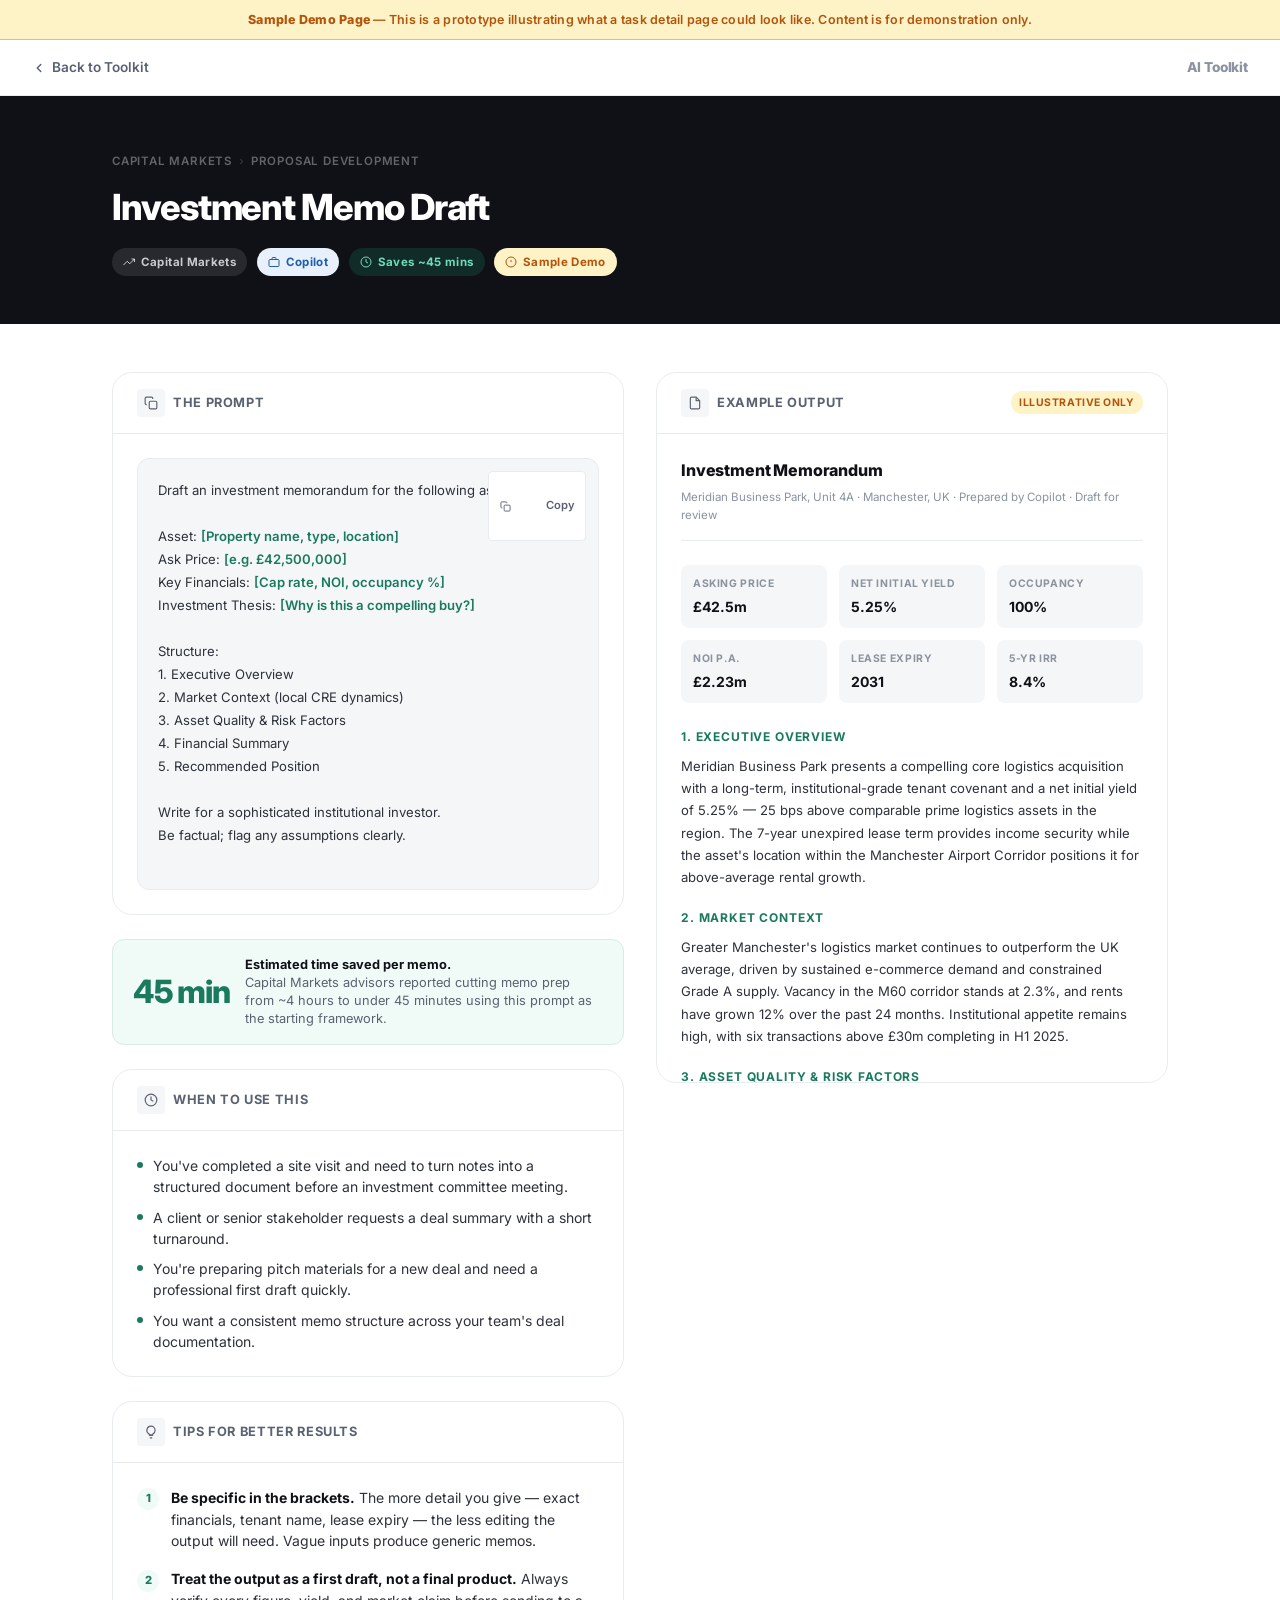
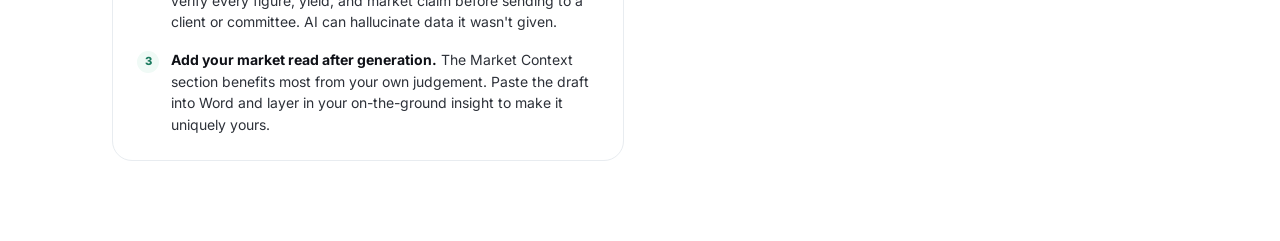
<file: task-investment-memo.html>
<!DOCTYPE html>
<html lang="en">
<head>
  <meta charset="UTF-8" />
  <meta name="viewport" content="width=device-width, initial-scale=1.0" />
  <title>Investment Memo Draft — Task Detail · AI Toolkit</title>
  <link rel="preconnect" href="https://fonts.googleapis.com" />
  <link rel="preconnect" href="https://fonts.gstatic.com" crossorigin />
  <link href="https://fonts.googleapis.com/css2?family=Inter:wght@400;500;600;700;800&display=swap" rel="stylesheet" />
  <link rel="stylesheet" href="styles.css" />
  <style>
    /* ── Page-specific tokens ─────────────────────────── */
    .demo-banner {
      background: var(--amber-light);
      border-bottom: 1px solid #f0c040;
      padding: .6rem 2rem;
      text-align: center;
      font-size: .78rem;
      font-weight: 600;
      color: var(--amber);
      letter-spacing: .02em;
    }
    .demo-banner strong { font-weight: 800; }

    /* ── Slim nav for detail page ─────────────────────── */
    .detail-nav {
      height: 56px;
      display: flex;
      align-items: center;
      justify-content: space-between;
      padding: 0 2rem;
      border-bottom: 1px solid var(--ink-10);
      background: var(--white);
      position: sticky;
      top: 0;
      z-index: 100;
    }
    .detail-nav-back {
      display: flex;
      align-items: center;
      gap: .4rem;
      font-size: .85rem;
      font-weight: 600;
      color: var(--ink-60);
      transition: color var(--dur) var(--ease);
    }
    .detail-nav-back:hover { color: var(--ink); }
    .detail-nav-back svg { width: 14px; height: 14px; }
    .detail-nav-logo {
      font-size: .85rem;
      font-weight: 800;
      color: var(--ink-40);
      letter-spacing: -.01em;
    }

    /* ── Page hero ────────────────────────────────────── */
    .task-hero {
      background: var(--ink);
      padding: 3.5rem 0 3rem;
    }
    .task-hero-inner {
      max-width: 1120px;
      margin: 0 auto;
      padding: 0 2rem;
    }
    .task-breadcrumb {
      display: flex;
      align-items: center;
      gap: .4rem;
      font-size: .72rem;
      font-weight: 600;
      letter-spacing: .07em;
      text-transform: uppercase;
      color: rgba(255,255,255,.35);
      margin-bottom: 1rem;
    }
    .task-breadcrumb-sep { opacity: .4; }
    .task-hero h1 {
      font-size: clamp(1.6rem, 3vw, 2.25rem);
      font-weight: 800;
      color: var(--white);
      letter-spacing: -.03em;
      margin-bottom: 1.25rem;
      line-height: 1.15;
    }
    .task-hero-meta {
      display: flex;
      align-items: center;
      gap: .6rem;
      flex-wrap: wrap;
    }
    .meta-pill {
      display: inline-flex;
      align-items: center;
      gap: .35rem;
      font-size: .72rem;
      font-weight: 700;
      padding: .3rem .7rem;
      border-radius: 999px;
      letter-spacing: .03em;
    }
    .meta-pill svg { width: 12px; height: 12px; flex-shrink: 0; }
    .meta-dept   { background: rgba(255,255,255,.1);  color: rgba(255,255,255,.75); }
    .meta-tool   { background: var(--blue-light);     color: var(--blue); }
    .meta-time   { background: rgba(26,122,94,.25);   color: #6edcb8; }
    .meta-sample { background: var(--amber-light);    color: var(--amber); }

    /* ── Main two-column layout ───────────────────────── */
    .task-body {
      max-width: 1120px;
      margin: 0 auto;
      padding: 3rem 2rem 5rem;
      display: grid;
      grid-template-columns: 1fr 1fr;
      gap: 2rem;
      align-items: start;
    }
    .task-col { display: flex; flex-direction: column; gap: 1.5rem; }

    /* ── Section cards ────────────────────────────────── */
    .task-card {
      background: var(--white);
      border: 1.5px solid var(--ink-10);
      border-radius: var(--r-lg);
      overflow: hidden;
    }
    .task-card-header {
      padding: 1rem 1.5rem;
      border-bottom: 1px solid var(--ink-10);
      display: flex;
      align-items: center;
      gap: .5rem;
    }
    .task-card-header-icon {
      width: 28px; height: 28px;
      border-radius: var(--r-xs);
      background: var(--ink-05);
      display: grid;
      place-items: center;
      flex-shrink: 0;
    }
    .task-card-header-icon svg { width: 14px; height: 14px; color: var(--ink-60); }
    .task-card-title {
      font-size: .8rem;
      font-weight: 700;
      letter-spacing: .05em;
      text-transform: uppercase;
      color: var(--ink-60);
    }
    .task-card-body { padding: 1.5rem; }

    /* ── Prompt box ───────────────────────────────────── */
    .prompt-box {
      background: var(--ink-05);
      border: 1px solid var(--ink-10);
      border-radius: var(--r);
      padding: 1.25rem;
      font-size: .82rem;
      line-height: 1.75;
      color: var(--ink-80);
      font-family: 'Inter', monospace;
      white-space: pre-wrap;
      position: relative;
    }
    .prompt-placeholder {
      color: var(--accent);
      font-weight: 600;
    }
    .copy-prompt-btn {
      position: absolute;
      top: .75rem;
      right: .75rem;
      display: flex;
      align-items: center;
      gap: .3rem;
      font-size: .7rem;
      font-weight: 600;
      padding: .3rem .65rem;
      border-radius: var(--r-xs);
      background: var(--white);
      border: 1px solid var(--ink-10);
      color: var(--ink-60);
      cursor: pointer;
      transition: all var(--dur) var(--ease);
    }
    .copy-prompt-btn:hover { border-color: var(--ink-40); color: var(--ink); }
    .copy-prompt-btn svg { width: 11px; height: 11px; }
    .copy-prompt-btn.copied { background: var(--accent-xlight); border-color: var(--accent-light); color: var(--accent); }

    /* ── When to use ──────────────────────────────────── */
    .when-list {
      list-style: none;
      display: flex;
      flex-direction: column;
      gap: .6rem;
    }
    .when-list li {
      display: flex;
      align-items: flex-start;
      gap: .6rem;
      font-size: .875rem;
      color: var(--ink-80);
      line-height: 1.5;
    }
    .when-dot {
      width: 6px; height: 6px;
      border-radius: 50%;
      background: var(--accent);
      margin-top: .45rem;
      flex-shrink: 0;
    }

    /* ── Tips ─────────────────────────────────────────── */
    .tips-list {
      display: flex;
      flex-direction: column;
      gap: 1rem;
    }
    .tip-item {
      display: flex;
      gap: .75rem;
      align-items: flex-start;
    }
    .tip-num {
      min-width: 22px; height: 22px;
      border-radius: 50%;
      background: var(--accent-xlight);
      color: var(--accent);
      font-size: .7rem;
      font-weight: 800;
      display: grid;
      place-items: center;
      flex-shrink: 0;
      margin-top: .1rem;
    }
    .tip-text {
      font-size: .875rem;
      color: var(--ink-80);
      line-height: 1.55;
    }
    .tip-text strong { color: var(--ink); font-weight: 700; }

    /* ── Example output ───────────────────────────────── */
    .output-card {
      background: var(--white);
      border: 1.5px solid var(--ink-10);
      border-radius: var(--r-lg);
      overflow: hidden;
      position: sticky;
      top: 72px;
    }
    .output-header {
      padding: 1rem 1.5rem;
      border-bottom: 1px solid var(--ink-10);
      display: flex;
      align-items: center;
      justify-content: space-between;
      gap: 1rem;
    }
    .output-header-left {
      display: flex;
      align-items: center;
      gap: .5rem;
    }
    .output-header-icon {
      width: 28px; height: 28px;
      border-radius: var(--r-xs);
      background: var(--ink-05);
      display: grid;
      place-items: center;
    }
    .output-header-icon svg { width: 14px; height: 14px; color: var(--ink-60); }
    .output-header-title {
      font-size: .8rem;
      font-weight: 700;
      letter-spacing: .05em;
      text-transform: uppercase;
      color: var(--ink-60);
    }
    .output-sample-badge {
      font-size: .65rem;
      font-weight: 700;
      letter-spacing: .05em;
      text-transform: uppercase;
      padding: .2rem .55rem;
      border-radius: 999px;
      background: var(--amber-light);
      color: var(--amber);
      white-space: nowrap;
    }
    .output-body {
      padding: 1.5rem;
      max-height: 72vh;
      overflow-y: auto;
    }
    .output-doc-title {
      font-size: 1rem;
      font-weight: 800;
      color: var(--ink);
      letter-spacing: -.01em;
      margin-bottom: .25rem;
    }
    .output-doc-meta {
      font-size: .72rem;
      color: var(--ink-40);
      margin-bottom: 1.5rem;
      padding-bottom: 1rem;
      border-bottom: 1px solid var(--ink-10);
    }
    .output-kv-grid {
      display: grid;
      grid-template-columns: repeat(3, 1fr);
      gap: .75rem;
      margin-bottom: 1.5rem;
    }
    .output-kv {
      background: var(--ink-05);
      border-radius: var(--r-sm);
      padding: .65rem .75rem;
    }
    .output-kv-label {
      font-size: .65rem;
      font-weight: 700;
      text-transform: uppercase;
      letter-spacing: .06em;
      color: var(--ink-40);
      margin-bottom: .2rem;
    }
    .output-kv-value {
      font-size: .875rem;
      font-weight: 700;
      color: var(--ink);
    }
    .output-section { margin-bottom: 1.25rem; }
    .output-section-title {
      font-size: .75rem;
      font-weight: 700;
      text-transform: uppercase;
      letter-spacing: .07em;
      color: var(--accent);
      margin-bottom: .5rem;
    }
    .output-section p {
      font-size: .82rem;
      color: var(--ink-80);
      line-height: 1.7;
    }
    .output-table {
      width: 100%;
      border-collapse: collapse;
      font-size: .8rem;
      margin-top: .4rem;
    }
    .output-table th {
      background: var(--ink-05);
      font-size: .68rem;
      font-weight: 700;
      letter-spacing: .05em;
      text-transform: uppercase;
      color: var(--ink-60);
      padding: .45rem .6rem;
      text-align: left;
      border-bottom: 1px solid var(--ink-10);
    }
    .output-table td {
      padding: .45rem .6rem;
      color: var(--ink-80);
      border-bottom: 1px solid var(--ink-10);
      vertical-align: top;
    }
    .output-table tr:last-child td { border-bottom: none; }
    .output-table td:last-child { font-weight: 600; color: var(--ink); text-align: right; }
    .output-disclaimer {
      margin-top: 1.25rem;
      padding: .75rem 1rem;
      background: var(--amber-light);
      border-radius: var(--r-sm);
      font-size: .72rem;
      color: var(--amber);
      font-weight: 600;
      line-height: 1.5;
    }

    /* ── Time-saved stat ──────────────────────────────── */
    .time-stat-block {
      display: flex;
      align-items: center;
      gap: 1rem;
      background: var(--accent-xlight);
      border: 1.5px solid var(--accent-light);
      border-radius: var(--r);
      padding: 1rem 1.25rem;
    }
    .time-stat-value {
      font-size: 2rem;
      font-weight: 800;
      color: var(--accent);
      letter-spacing: -.04em;
      line-height: 1;
      white-space: nowrap;
    }
    .time-stat-label {
      font-size: .8rem;
      color: var(--ink-60);
      line-height: 1.4;
    }
    .time-stat-label strong { color: var(--ink); font-weight: 700; }

    @media (max-width: 800px) {
      .task-body { grid-template-columns: 1fr; }
      .output-card { position: static; }
      .output-kv-grid { grid-template-columns: repeat(2, 1fr); }
    }
    @media (max-width: 480px) {
      .task-hero { padding: 2.5rem 0 2rem; }
      .output-kv-grid { grid-template-columns: 1fr; }
    }
  </style>
</head>
<body>

<!-- ── DEMO BANNER ─────────────────────────────────────────── -->
<div class="demo-banner">
  <strong>Sample Demo Page</strong> — This is a prototype illustrating what a task detail page could look like. Content is for demonstration only.
</div>

<!-- ── NAV ────────────────────────────────────────────────── -->
<nav class="detail-nav">
  <a href="index.html" class="detail-nav-back">
    <svg viewBox="0 0 24 24" fill="none" stroke="currentColor" stroke-width="2.5" stroke-linecap="round" stroke-linejoin="round">
      <polyline points="15 18 9 12 15 6"/>
    </svg>
    Back to Toolkit
  </a>
  <span class="detail-nav-logo">AI Toolkit</span>
</nav>

<!-- ── HERO ───────────────────────────────────────────────── -->
<section class="task-hero">
  <div class="task-hero-inner">
    <div class="task-breadcrumb">
      <span>Capital Markets</span>
      <span class="task-breadcrumb-sep">›</span>
      <span>Proposal Development</span>
    </div>
    <h1>Investment Memo Draft</h1>
    <div class="task-hero-meta">
      <span class="meta-pill meta-dept">
        <svg viewBox="0 0 24 24" fill="none" stroke="currentColor" stroke-width="2"><polyline points="23 6 13.5 15.5 8.5 10.5 1 18"/><polyline points="17 6 23 6 23 12"/></svg>
        Capital Markets
      </span>
      <span class="meta-pill meta-tool">
        <svg viewBox="0 0 24 24" fill="none" stroke="currentColor" stroke-width="2"><rect x="2" y="7" width="20" height="14" rx="2"/><path d="M16 7V5a2 2 0 00-2-2h-4a2 2 0 00-2 2v2"/></svg>
        Copilot
      </span>
      <span class="meta-pill meta-time">
        <svg viewBox="0 0 24 24" fill="none" stroke="currentColor" stroke-width="2"><circle cx="12" cy="12" r="10"/><polyline points="12 6 12 12 16 14"/></svg>
        Saves ~45 mins
      </span>
      <span class="meta-pill meta-sample">
        <svg viewBox="0 0 24 24" fill="none" stroke="currentColor" stroke-width="2"><circle cx="12" cy="12" r="10"/><line x1="12" y1="8" x2="12" y2="12"/><line x1="12" y1="16" x2="12.01" y2="16"/></svg>
        Sample Demo
      </span>
    </div>
  </div>
</section>

<!-- ── MAIN BODY ───────────────────────────────────────────── -->
<main class="task-body">

  <!-- LEFT COLUMN -->
  <div class="task-col">

    <!-- Prompt template -->
    <div class="task-card">
      <div class="task-card-header">
        <div class="task-card-header-icon">
          <svg viewBox="0 0 24 24" fill="none" stroke="currentColor" stroke-width="2"><rect x="9" y="9" width="13" height="13" rx="2"/><path d="M5 15H4a2 2 0 01-2-2V4a2 2 0 012-2h9a2 2 0 012 2v1"/></svg>
        </div>
        <span class="task-card-title">The Prompt</span>
      </div>
      <div class="task-card-body">
        <div class="prompt-box" id="prompt-text">Draft an investment memorandum for the following asset:

Asset: <span class="prompt-placeholder">[Property name, type, location]</span>
Ask Price: <span class="prompt-placeholder">[e.g. £42,500,000]</span>
Key Financials: <span class="prompt-placeholder">[Cap rate, NOI, occupancy %]</span>
Investment Thesis: <span class="prompt-placeholder">[Why is this a compelling buy?]</span>

Structure:
1. Executive Overview
2. Market Context (local CRE dynamics)
3. Asset Quality &amp; Risk Factors
4. Financial Summary
5. Recommended Position

Write for a sophisticated institutional investor.
Be factual; flag any assumptions clearly.
        <button class="copy-prompt-btn" id="copy-btn" onclick="copyPrompt()">
          <svg viewBox="0 0 24 24" fill="none" stroke="currentColor" stroke-width="2"><rect x="9" y="9" width="13" height="13" rx="2"/><path d="M5 15H4a2 2 0 01-2-2V4a2 2 0 012-2h9a2 2 0 012 2v1"/></svg>
          Copy
        </button></div>
      </div>
    </div>

    <!-- Time saved -->
    <div class="time-stat-block">
      <div class="time-stat-value">45 min</div>
      <div class="time-stat-label">
        <strong>Estimated time saved per memo.</strong><br>
        Capital Markets advisors reported cutting memo prep from ~4 hours to under 45 minutes using this prompt as the starting framework.
      </div>
    </div>

    <!-- When to use -->
    <div class="task-card">
      <div class="task-card-header">
        <div class="task-card-header-icon">
          <svg viewBox="0 0 24 24" fill="none" stroke="currentColor" stroke-width="2"><circle cx="12" cy="12" r="10"/><polyline points="12 6 12 12 16 14"/></svg>
        </div>
        <span class="task-card-title">When to Use This</span>
      </div>
      <div class="task-card-body">
        <ul class="when-list">
          <li><div class="when-dot"></div>You've completed a site visit and need to turn notes into a structured document before an investment committee meeting.</li>
          <li><div class="when-dot"></div>A client or senior stakeholder requests a deal summary with a short turnaround.</li>
          <li><div class="when-dot"></div>You're preparing pitch materials for a new deal and need a professional first draft quickly.</li>
          <li><div class="when-dot"></div>You want a consistent memo structure across your team's deal documentation.</li>
        </ul>
      </div>
    </div>

    <!-- Tips -->
    <div class="task-card">
      <div class="task-card-header">
        <div class="task-card-header-icon">
          <svg viewBox="0 0 24 24" fill="none" stroke="currentColor" stroke-width="2"><path d="M9 18h6"/><path d="M10 22h4"/><path d="M12 2a7 7 0 017 7c0 2.5-1.3 4.7-3.3 6l-.7.5V17H9v-1.5l-.7-.5A7 7 0 0112 2z"/></svg>
        </div>
        <span class="task-card-title">Tips for Better Results</span>
      </div>
      <div class="task-card-body">
        <div class="tips-list">
          <div class="tip-item">
            <div class="tip-num">1</div>
            <div class="tip-text">
              <strong>Be specific in the brackets.</strong> The more detail you give — exact financials, tenant name, lease expiry — the less editing the output will need. Vague inputs produce generic memos.
            </div>
          </div>
          <div class="tip-item">
            <div class="tip-num">2</div>
            <div class="tip-text">
              <strong>Treat the output as a first draft, not a final product.</strong> Always verify every figure, yield, and market claim before sending to a client or committee. AI can hallucinate data it wasn't given.
            </div>
          </div>
          <div class="tip-item">
            <div class="tip-num">3</div>
            <div class="tip-text">
              <strong>Add your market read after generation.</strong> The Market Context section benefits most from your own judgement. Paste the draft into Word and layer in your on-the-ground insight to make it uniquely yours.
            </div>
          </div>
        </div>
      </div>
    </div>

  </div><!-- /LEFT COLUMN -->

  <!-- RIGHT COLUMN — Example output -->
  <div class="task-col">
    <div class="output-card">
      <div class="output-header">
        <div class="output-header-left">
          <div class="output-header-icon">
            <svg viewBox="0 0 24 24" fill="none" stroke="currentColor" stroke-width="2"><path d="M14 2H6a2 2 0 00-2 2v16a2 2 0 002 2h12a2 2 0 002-2V8z"/><polyline points="14 2 14 8 20 8"/></svg>
          </div>
          <span class="output-header-title">Example Output</span>
        </div>
        <span class="output-sample-badge">Illustrative only</span>
      </div>
      <div class="output-body">

        <div class="output-doc-title">Investment Memorandum</div>
        <div class="output-doc-meta">Meridian Business Park, Unit 4A · Manchester, UK · Prepared by Copilot · Draft for review</div>

        <div class="output-kv-grid">
          <div class="output-kv">
            <div class="output-kv-label">Asking Price</div>
            <div class="output-kv-value">£42.5m</div>
          </div>
          <div class="output-kv">
            <div class="output-kv-label">Net Initial Yield</div>
            <div class="output-kv-value">5.25%</div>
          </div>
          <div class="output-kv">
            <div class="output-kv-label">Occupancy</div>
            <div class="output-kv-value">100%</div>
          </div>
          <div class="output-kv">
            <div class="output-kv-label">NOI p.a.</div>
            <div class="output-kv-value">£2.23m</div>
          </div>
          <div class="output-kv">
            <div class="output-kv-label">Lease Expiry</div>
            <div class="output-kv-value">2031</div>
          </div>
          <div class="output-kv">
            <div class="output-kv-label">5-yr IRR</div>
            <div class="output-kv-value">8.4%</div>
          </div>
        </div>

        <div class="output-section">
          <div class="output-section-title">1. Executive Overview</div>
          <p>Meridian Business Park presents a compelling core logistics acquisition with a long-term, institutional-grade tenant covenant and a net initial yield of 5.25% — 25 bps above comparable prime logistics assets in the region. The 7-year unexpired lease term provides income security while the asset's location within the Manchester Airport Corridor positions it for above-average rental growth.</p>
        </div>

        <div class="output-section">
          <div class="output-section-title">2. Market Context</div>
          <p>Greater Manchester's logistics market continues to outperform the UK average, driven by sustained e-commerce demand and constrained Grade A supply. Vacancy in the M60 corridor stands at 2.3%, and rents have grown 12% over the past 24 months. Institutional appetite remains high, with six transactions above £30m completing in H1 2025.</p>
        </div>

        <div class="output-section">
          <div class="output-section-title">3. Asset Quality &amp; Risk Factors</div>
          <p>The property was comprehensively refurbished in 2021 to EPC A standard, with roof-mounted solar panels generating annual energy savings of c.£180,000. <strong>Key risk:</strong> single-tenant concentration and a lease event in 2031. Mitigant: the tenant's 15-year operational history at the site and recent capital investment significantly reduce re-letting risk.</p>
        </div>

        <div class="output-section">
          <div class="output-section-title">4. Financial Summary</div>
          <table class="output-table">
            <thead>
              <tr><th>Metric</th><th>Value</th></tr>
            </thead>
            <tbody>
              <tr><td>Asking Price</td><td>£42,500,000</td></tr>
              <tr><td>Net Initial Yield</td><td>5.25%</td></tr>
              <tr><td>Reversionary Yield</td><td>5.75%</td></tr>
              <tr><td>Annual NOI</td><td>£2,231,250</td></tr>
              <tr><td>5-yr IRR (base case)</td><td>8.4%</td></tr>
            </tbody>
          </table>
        </div>

        <div class="output-section">
          <div class="output-section-title">5. Recommended Position</div>
          <p>We recommend proceeding to due diligence at the asking price. The combination of long income, strong logistics fundamentals, and ESG credentials makes this a strong fit for a core/core-plus mandate. We flag the 2031 lease event as the primary risk and recommend commissioning a re-letting feasibility study as part of due diligence.</p>
          <p style="margin-top:.6rem; font-size:.75rem; color:var(--ink-40); font-style:italic;">Assumptions: 5-year hold · 10 bps yield compression · 3% p.a. rental growth · 5% exit costs.</p>
        </div>

        <div class="output-disclaimer">
          ⚠ AI-generated draft — verify all figures, yields, and market data before use. This output is illustrative only and does not constitute financial advice.
        </div>

      </div>
    </div>
  </div><!-- /RIGHT COLUMN -->

</main>

<script>
  const PROMPT_RAW = `Draft an investment memorandum for the following asset:

Asset: [Property name, type, location]
Ask Price: [e.g. £42,500,000]
Key Financials: [Cap rate, NOI, occupancy %]
Investment Thesis: [Why is this a compelling buy?]

Structure:
1. Executive Overview
2. Market Context (local CRE dynamics)
3. Asset Quality & Risk Factors
4. Financial Summary
5. Recommended Position

Write for a sophisticated institutional investor.
Be factual; flag any assumptions clearly.`;

  function copyPrompt() {
    const btn = document.getElementById('copy-btn');
    navigator.clipboard.writeText(PROMPT_RAW).then(() => {
      btn.classList.add('copied');
      btn.innerHTML = `<svg viewBox="0 0 24 24" fill="none" stroke="currentColor" stroke-width="2.5"><polyline points="20 6 9 17 4 12"/></svg> Copied!`;
      setTimeout(() => {
        btn.classList.remove('copied');
        btn.innerHTML = `<svg viewBox="0 0 24 24" fill="none" stroke="currentColor" stroke-width="2"><rect x="9" y="9" width="13" height="13" rx="2"/><path d="M5 15H4a2 2 0 01-2-2V4a2 2 0 012-2h9a2 2 0 012 2v1"/></svg> Copy`;
      }, 2200);
    });
  }
</script>

</body>
</html>
</file>
<file: styles.css>
/* ═══════════════════════════════════════════════════════════════
   AI TOOLKIT — Premium Design System
   Palette: Off-white base · Charcoal type · Sage green accent
   ═══════════════════════════════════════════════════════════════ */

/* ─── TOKENS ──────────────────────────────────────────────────── */
:root {
  /* Brand */
  --accent:        #1a7a5e;
  --accent-mid:    #22a07a;
  --accent-light:  #d6ede7;
  --accent-xlight: #f0faf6;

  /* Neutrals */
  --ink:           #0f1117;
  --ink-80:        #2d3139;
  --ink-60:        #5a6272;
  --ink-40:        #8a939f;
  --ink-20:        #c4cad3;
  --ink-10:        #e8ecf0;
  --ink-05:        #f4f6f8;
  --white:         #ffffff;

  /* Semantic */
  --blue:          #1d5fa8;
  --blue-light:    #e8f0fb;
  --purple:        #5b35b5;
  --purple-light:  #ede8fb;
  --amber:         #b45309;
  --amber-light:   #fef3c7;

  /* Geometry */
  --r-xs:  4px;
  --r-sm:  8px;
  --r:    12px;
  --r-lg: 20px;
  --r-xl: 28px;

  /* Shadows */
  --shadow-xs: 0 1px 2px rgba(0,0,0,.04);
  --shadow-sm: 0 2px 8px rgba(0,0,0,.06);
  --shadow:    0 4px 20px rgba(0,0,0,.08);
  --shadow-lg: 0 12px 40px rgba(0,0,0,.12);
  --shadow-xl: 0 24px 64px rgba(0,0,0,.16);

  /* Motion */
  --ease:    cubic-bezier(.25,.46,.45,.94);
  --ease-out:cubic-bezier(0,.55,.45,1);
  --dur:     200ms;
  --dur-lg:  350ms;
}

/* ─── RESET ───────────────────────────────────────────────────── */
*,*::before,*::after { box-sizing:border-box; margin:0; padding:0; }
html { scroll-behavior:smooth; -webkit-font-smoothing:antialiased; }
img,svg { display:block; }
button,input { font:inherit; }
a { color:inherit; text-decoration:none; }

/* ─── BASE ────────────────────────────────────────────────────── */
body {
  font-family:'Inter',system-ui,-apple-system,sans-serif;
  background:var(--white);
  color:var(--ink);
  line-height:1.6;
  overflow-x:hidden;
}

/* ─── TYPE SCALE ──────────────────────────────────────────────── */
.t-overline {
  font-size:.7rem;
  font-weight:700;
  letter-spacing:.1em;
  text-transform:uppercase;
  color:var(--accent);
}
.t-display {
  font-size:clamp(2.6rem,5vw,4rem);
  font-weight:800;
  line-height:1.1;
  letter-spacing:-.03em;
}
.t-h2 {
  font-size:clamp(1.75rem,3vw,2.5rem);
  font-weight:700;
  line-height:1.2;
  letter-spacing:-.02em;
}
.t-h3 {
  font-size:1.1rem;
  font-weight:600;
  line-height:1.35;
}
.t-body {
  font-size:1rem;
  line-height:1.7;
  color:var(--ink-60);
}
.t-small {
  font-size:.8rem;
  line-height:1.5;
  color:var(--ink-40);
}

/* ─── LAYOUT UTILITIES ────────────────────────────────────────── */
.container {
  width:100%;
  max-width:1120px;
  margin:0 auto;
  padding:0 2rem;
}
.section-gap { padding:7rem 0; }
.section-gap-sm { padding:4rem 0; }

/* ─── SCROLL FADE-UP ANIMATION ────────────────────────────────── */
.reveal {
  opacity:0;
  transform:translateY(24px);
  transition:opacity var(--dur-lg) var(--ease), transform var(--dur-lg) var(--ease);
}
.reveal.visible {
  opacity:1;
  transform:translateY(0);
}

/* ══════════════════════════════════════════════════════════════
   NAV
   ══════════════════════════════════════════════════════════════ */
.nav {
  position:fixed;
  top:0; left:0; right:0;
  z-index:500;
  height:60px;
  display:flex;
  align-items:center;
  justify-content:space-between;
  padding:0 2rem;
  background:rgba(255,255,255,.82);
  -webkit-backdrop-filter:saturate(180%) blur(20px);
  backdrop-filter:saturate(180%) blur(20px);
  border-bottom:1px solid rgba(0,0,0,.06);
  transition:box-shadow var(--dur) var(--ease);
}
.nav.scrolled { box-shadow:var(--shadow-sm); }

.nav-logo {
  display:flex;
  align-items:center;
  gap:.5rem;
  font-size:.95rem;
  font-weight:800;
  letter-spacing:-.02em;
  color:var(--ink);
}
.nav-logo-mark {
  width:30px; height:30px;
  background:var(--ink);
  border-radius:8px;
  display:grid;
  place-items:center;
  flex-shrink:0;
}
.nav-logo-mark svg { width:16px; height:16px; }

.nav-links {
  display:flex;
  align-items:center;
  gap:.25rem;
  list-style:none;
}
.nav-links a {
  font-size:.85rem;
  font-weight:500;
  color:var(--ink-60);
  padding:.4rem .75rem;
  border-radius:var(--r-sm);
  transition:color var(--dur) var(--ease), background var(--dur) var(--ease);
}
.nav-links a:hover { color:var(--ink); background:var(--ink-05); }
.nav-links a.active {
  color:var(--accent);
  font-weight:700;
  background:var(--accent-xlight);
  position:relative;
}
.nav-links a.active::after {
  content:'';
  position:absolute;
  bottom:2px;
  left:50%;
  transform:translateX(-50%);
  width:4px; height:4px;
  border-radius:50%;
  background:var(--accent);
}

.nav-cta-btn {
  display:inline-flex;
  align-items:center;
  gap:.4rem;
  padding:.45rem 1rem;
  background:var(--ink);
  color:var(--white) !important;
  border-radius:var(--r-sm);
  font-size:.85rem;
  font-weight:600;
  transition:background var(--dur) var(--ease), transform var(--dur) var(--ease) !important;
}
.nav-cta-btn:hover {
  background:var(--ink-80) !important;
  transform:translateY(-1px);
  color:var(--white) !important;
}

.lang-toggle {
  display: inline-flex;
  align-items: center;
  justify-content: center;
  width: 36px; height: 28px;
  border-radius: var(--r-sm);
  border: 1.5px solid var(--ink-10);
  background: var(--white);
  color: var(--ink-60);
  font-size: .75rem;
  font-weight: 700;
  letter-spacing: .06em;
  cursor: pointer;
  transition: all var(--dur) var(--ease);
}
.lang-toggle:hover { background: var(--ink-05); color: var(--ink); border-color: var(--ink-20); }

.nav-mobile-toggle {
  display:none;
  background:none;
  border:none;
  cursor:pointer;
  padding:.4rem;
  border-radius:var(--r-sm);
  color:var(--ink);
}

/* ══════════════════════════════════════════════════════════════
   HERO
   ══════════════════════════════════════════════════════════════ */
.hero {
  padding:calc(60px + 6rem) 0 5rem;
  background:var(--white);
  position:relative;
  overflow:hidden;
}

/* Subtle grid texture */
.hero::before {
  content:'';
  position:absolute;
  inset:0;
  background-image:
    linear-gradient(rgba(0,0,0,.025) 1px, transparent 1px),
    linear-gradient(90deg, rgba(0,0,0,.025) 1px, transparent 1px);
  background-size:48px 48px;
  mask-image:radial-gradient(ellipse 80% 60% at 50% 0%, black 40%, transparent 100%);
  pointer-events:none;
}

/* Glow blob */
.hero::after {
  content:'';
  position:absolute;
  top:-20%;
  left:50%;
  transform:translateX(-50%);
  width:800px;
  height:500px;
  background:radial-gradient(ellipse, rgba(26,122,94,.08) 0%, transparent 70%);
  pointer-events:none;
}

.hero-inner {
  position:relative;
  z-index:1;
  text-align:center;
  max-width:760px;
  margin:0 auto;
}

.hero-badge {
  display:inline-flex;
  align-items:center;
  gap:.5rem;
  padding:.3rem .9rem;
  border-radius:100px;
  border:1px solid var(--ink-10);
  background:var(--white);
  box-shadow:var(--shadow-xs);
  font-size:.75rem;
  font-weight:600;
  color:var(--ink-60);
  letter-spacing:.04em;
  margin-bottom:2rem;
}
.hero-badge-dot {
  width:6px; height:6px;
  border-radius:50%;
  background:var(--accent-mid);
  animation:pulse 2s infinite;
}
@keyframes pulse {
  0%,100% { opacity:1; transform:scale(1); }
  50%      { opacity:.6; transform:scale(1.3); }
}

.hero-title {
  font-size:clamp(2.8rem,5.5vw,4.2rem);
  font-weight:800;
  line-height:1.08;
  letter-spacing:-.035em;
  color:var(--ink);
  margin-bottom:1.5rem;
}
.hero-title em {
  font-style:normal;
  color:var(--accent);
}

.hero-subtitle {
  font-size:1.1rem;
  line-height:1.7;
  color:var(--ink-60);
  max-width:520px;
  margin:0 auto 2.5rem;
}

.hero-actions {
  display:flex;
  align-items:center;
  justify-content:center;
  gap:.75rem;
  flex-wrap:wrap;
  margin-bottom:4rem;
}

/* ─── BUTTONS ─────────────────────────────────────────────────── */
.btn {
  display:inline-flex;
  align-items:center;
  gap:.5rem;
  padding:.7rem 1.5rem;
  border-radius:var(--r);
  font-size:.9rem;
  font-weight:600;
  border:none;
  cursor:pointer;
  transition:all var(--dur) var(--ease);
  white-space:nowrap;
}
.btn svg { width:15px; height:15px; flex-shrink:0; }

.btn-dark {
  background:var(--ink);
  color:var(--white);
  box-shadow:0 2px 8px rgba(15,17,23,.2);
}
.btn-dark:hover {
  background:var(--ink-80);
  transform:translateY(-1px);
  box-shadow:0 4px 16px rgba(15,17,23,.25);
}

.btn-ghost {
  background:transparent;
  color:var(--ink-60);
  border:1.5px solid var(--ink-10);
}
.btn-ghost:hover {
  background:var(--ink-05);
  color:var(--ink);
  border-color:var(--ink-20);
}

.btn-accent {
  background:var(--accent);
  color:var(--white);
  box-shadow:0 2px 8px rgba(26,122,94,.3);
}
.btn-accent:hover {
  background:var(--accent-mid);
  transform:translateY(-1px);
  box-shadow:0 4px 16px rgba(26,122,94,.35);
}

/* ─── HERO STATS ──────────────────────────────────────────────── */
.hero-stats {
  display:flex;
  justify-content:center;
  gap:0;
  border:1px solid var(--ink-10);
  border-radius:var(--r-lg);
  background:var(--white);
  box-shadow:var(--shadow-sm);
  overflow:hidden;
  max-width:620px;
  margin:0 auto;
}
.hero-stat {
  flex:1;
  padding:1.5rem 1rem;
  text-align:center;
  border-right:1px solid var(--ink-10);
  transition:background var(--dur) var(--ease);
}
.hero-stat:last-child { border-right:none; }
.hero-stat:hover { background:var(--ink-05); }

.hero-stat-value {
  font-size:1.75rem;
  font-weight:800;
  letter-spacing:-.04em;
  color:var(--ink);
  line-height:1;
  margin-bottom:.3rem;
}
.hero-stat-label {
  font-size:.7rem;
  font-weight:600;
  letter-spacing:.07em;
  text-transform:uppercase;
  color:var(--ink-40);
}

/* ══════════════════════════════════════════════════════════════
   SOCIAL PROOF STRIP
   ══════════════════════════════════════════════════════════════ */
.proof-strip {
  background:var(--ink-05);
  border-top:1px solid var(--ink-10);
  border-bottom:1px solid var(--ink-10);
  padding:1.5rem 0;
}
.proof-strip-inner {
  display:flex;
  align-items:center;
  justify-content:center;
  gap:3rem;
  flex-wrap:wrap;
}
.proof-label {
  font-size:.75rem;
  font-weight:600;
  letter-spacing:.08em;
  text-transform:uppercase;
  color:var(--ink-40);
  white-space:nowrap;
}
.proof-dept-list {
  display:flex;
  align-items:center;
  gap:2rem;
  flex-wrap:wrap;
  justify-content:center;
}
.proof-dept {
  font-size:.8rem;
  font-weight:600;
  color:var(--ink-60);
  opacity:.7;
  letter-spacing:.02em;
}

/* ══════════════════════════════════════════════════════════════
   SURVEY INSIGHTS STRIP
   ══════════════════════════════════════════════════════════════ */
.survey-strip {
  background:var(--white);
  border-bottom:1px solid var(--ink-10);
  padding:2.5rem 0;
}
.survey-strip-inner {
  display:flex;
  align-items:flex-start;
  gap:3rem;
  flex-wrap:wrap;
}
.survey-strip-label {
  display:flex;
  align-items:center;
  gap:.5rem;
  font-size:.7rem;
  font-weight:700;
  letter-spacing:.09em;
  text-transform:uppercase;
  color:var(--ink-40);
  white-space:nowrap;
  padding-top:.2rem;
}
.survey-strip-dot {
  width:6px; height:6px;
  border-radius:50%;
  background:var(--accent);
  flex-shrink:0;
}
.survey-insights {
  display:flex;
  gap:3rem;
  flex-wrap:wrap;
  flex:1;
}
.survey-insight {
  display:flex;
  flex-direction:column;
  gap:.2rem;
  min-width:140px;
}
.survey-insight-value {
  font-size:2rem;
  font-weight:800;
  color:var(--ink);
  letter-spacing:-.04em;
  line-height:1;
}
.survey-insight-label {
  font-size:.8rem;
  color:var(--ink-60);
  line-height:1.4;
  max-width:160px;
}
.survey-insight-source {
  font-size:.7rem;
  color:var(--ink-40);
  margin-top:.1rem;
}

/* ══════════════════════════════════════════════════════════════
   VALUE PROPS (3-UP)
   ══════════════════════════════════════════════════════════════ */
.value-grid {
  display:grid;
  grid-template-columns:repeat(3,1fr);
  gap:1.5px;
  background:var(--ink-10);
  border:1px solid var(--ink-10);
  border-radius:var(--r-lg);
  overflow:hidden;
}
.value-card {
  background:var(--white);
  padding:2.5rem 2rem;
  transition:background var(--dur) var(--ease);
}
.value-card:hover { background:var(--ink-05); }
.value-icon {
  width:44px; height:44px;
  border-radius:var(--r-sm);
  background:var(--accent-xlight);
  display:grid;
  place-items:center;
  margin-bottom:1.25rem;
}
.value-icon svg { width:20px; height:20px; color:var(--accent); }
.value-card h3 { margin-bottom:.5rem; font-size:1rem; font-weight:700; color:var(--ink); }
.value-card p { font-size:.875rem; color:var(--ink-60); line-height:1.6; }

/* ══════════════════════════════════════════════════════════════
   CATALOGUE SECTION
   ══════════════════════════════════════════════════════════════ */
#catalogue { background:var(--ink-05); }

.catalogue-header {
  display:flex;
  align-items:flex-end;
  justify-content:space-between;
  gap:1rem;
  margin-bottom:2.5rem;
  flex-wrap:wrap;
}

/* Department tabs */
.dept-rail-wrap {
  position: relative;
  margin-bottom: 1.5rem;
}
.dept-rail-wrap::after {
  content: '';
  position: absolute;
  top: 0; right: 0;
  width: 72px; height: 100%;
  background: linear-gradient(to left, var(--ink-05) 20%, transparent 100%);
  pointer-events: none;
  z-index: 1;
}
.dept-rail {
  display:flex;
  flex-wrap:nowrap;
  gap:.375rem;
  margin-bottom:0;
  overflow-x:auto;
  scrollbar-width:none;
  padding-bottom:.25rem;
  padding-right: 64px; /* keep last tab clear of the fade */
}
.dept-rail::-webkit-scrollbar { display:none; }
.dept-tab {
  display:inline-flex;
  align-items:center;
  gap:.4rem;
  padding:.45rem .9rem;
  border-radius:100px;
  border:1.5px solid var(--ink-10);
  background:var(--white);
  color:var(--ink-60);
  font-size:.8rem;
  font-weight:600;
  cursor:pointer;
  transition:all var(--dur) var(--ease);
  white-space:nowrap;
  box-shadow:var(--shadow-xs);
}
.dept-tab svg { width:13px; height:13px; flex-shrink:0; }
.dept-tab:hover { border-color:var(--ink-20); color:var(--ink); background:var(--white); }
.dept-tab.active {
  background:var(--ink);
  border-color:var(--ink);
  color:var(--white);
  box-shadow:0 2px 8px rgba(15,17,23,.2);
}

/* Filter bar */
.filter-bar {
  display:flex;
  align-items:center;
  gap:.75rem;
  background:var(--white);
  border:1.5px solid var(--ink-10);
  border-radius:var(--r-lg);
  padding:.625rem 1rem;
  box-shadow:var(--shadow-xs);
  margin-bottom:2rem;
  overflow:hidden;
}
.filter-divider {
  width:1px;
  height:20px;
  background:var(--ink-10);
  flex-shrink:0;
}
.cat-pills {
  display:flex;
  flex-wrap:nowrap;
  gap:.375rem;
  overflow-x:auto;
  scrollbar-width:none;
  flex:1;
  min-width:0;
  /* fade right edge to signal more pills */
  -webkit-mask-image: linear-gradient(to right, black 70%, transparent 100%);
  mask-image: linear-gradient(to right, black 70%, transparent 100%);
}
.cat-pills::-webkit-scrollbar { display:none; }
.cat-pill {
  padding:.3rem .75rem;
  border-radius:100px;
  border:1.5px solid transparent;
  background:transparent;
  color:var(--ink-60);
  font-size:.775rem;
  font-weight:600;
  cursor:pointer;
  transition:all var(--dur) var(--ease);
  white-space:nowrap;
}
.cat-pill:hover { background:var(--ink-05); color:var(--ink); }
.cat-pill.active {
  background:var(--accent-xlight);
  color:var(--accent);
  border-color:var(--accent-light);
}

.search-wrap {
  display:flex;
  align-items:center;
  gap:.5rem;
  margin-left:auto;
}
.search-wrap svg { width:14px; height:14px; color:var(--ink-40); flex-shrink:0; }
.search-wrap input {
  border:none;
  background:transparent;
  font-size:.85rem;
  color:var(--ink);
  outline:none;
  width:180px;
}
.search-wrap input::placeholder { color:var(--ink-40); }

/* Prompt count */
.prompt-count-row {
  display:flex;
  align-items:center;
  justify-content:space-between;
  margin-bottom:1.25rem;
}
#prompt-count {
  font-size:.8rem;
  font-weight:600;
  color:var(--ink-40);
  letter-spacing:.03em;
}

/* Prompt grid */
.prompt-grid {
  display:grid;
  grid-template-columns:repeat(auto-fill,minmax(320px,1fr));
  gap:1rem;
}

/* Prompt card */
.prompt-card {
  background:var(--white);
  border:1.5px solid var(--ink-10);
  border-radius:var(--r-lg);
  padding:1.5rem;
  display:flex;
  flex-direction:column;
  gap:.875rem;
  transition:
    border-color var(--dur) var(--ease),
    box-shadow var(--dur) var(--ease),
    transform var(--dur) var(--ease);
  animation:cardIn .3s var(--ease) both;
}
@keyframes cardIn {
  from { opacity:0; transform:translateY(12px); }
  to   { opacity:1; transform:translateY(0); }
}
.prompt-card:hover {
  border-color:var(--ink-20);
  box-shadow:var(--shadow);
  transform:translateY(-2px);
}

.card-header { display:flex; flex-direction:column; gap:.3rem; }
.card-title {
  font-size:.975rem;
  font-weight:700;
  color:var(--ink);
  line-height:1.3;
}
.card-header-meta {
  display:flex;
  align-items:center;
  gap:.5rem;
  flex-wrap:wrap;
}
.card-category {
  font-size:.7rem;
  font-weight:700;
  letter-spacing:.07em;
  text-transform:uppercase;
  color:var(--ink-40);
}

/* ── Tool badges ─────────────────────────────────────────── */
.tool-badge {
  font-size:.65rem;
  font-weight:700;
  letter-spacing:.04em;
  padding:.15rem .45rem;
  border-radius:var(--r-xs);
  white-space:nowrap;
}
.tool-copilot { background:var(--blue-light);    color:var(--blue);   }
.tool-ellis   { background:var(--accent-xlight); color:var(--accent); }
.tool-claude  { background:var(--amber-light);   color:var(--amber);  }

.tool-badge-link {
  display: inline-flex;
  align-items: center;
  gap: .25rem;
  cursor: pointer;
  text-decoration: none;
  transition: opacity var(--dur) var(--ease), transform var(--dur) var(--ease);
}
.tool-badge-link:hover { opacity: .75; transform: translateY(-1px); }

/* Modal tool meta row */
.modal-top-meta {
  display:flex;
  align-items:center;
  gap:.5rem;
  flex-wrap:wrap;
  margin-top:.15rem;
}

.card-labels { display:flex; flex-wrap:wrap; gap:.35rem; }
.label {
  font-size:.68rem;
  font-weight:700;
  letter-spacing:.04em;
  text-transform:uppercase;
  padding:.18rem .55rem;
  border-radius:100px;
}
.label-blue   { background:var(--blue-light);   color:var(--blue);   }
.label-green  { background:var(--accent-xlight); color:var(--accent); }
.label-purple { background:var(--purple-light);  color:var(--purple); }
.label-amber  { background:var(--amber-light);   color:var(--amber);  }

.card-preview {
  font-size:.845rem;
  color:var(--ink-60);
  line-height:1.6;
  display:-webkit-box;
  -webkit-line-clamp:3;
  -webkit-box-orient:vertical;
  overflow:hidden;
}

/* Impact badge */
.card-impact {
  display:flex;
  align-items:center;
  gap:.4rem;
  font-size:.75rem;
  font-weight:600;
  color:var(--accent);
  background:var(--accent-xlight);
  border-radius:var(--r-sm);
  padding:.4rem .7rem;
  border:1px solid var(--accent-light);
}
.card-impact svg { width:12px; height:12px; flex-shrink:0; }

.card-actions { display:flex; gap:.5rem; margin-top:auto; }

.btn-card-copy {
  flex:2;
  display:flex;
  align-items:center;
  justify-content:center;
  gap:.4rem;
  padding:.55rem .75rem;
  border-radius:var(--r-sm);
  font-size:.78rem;
  font-weight:700;
  background:var(--ink);
  color:var(--white);
  border:none;
  cursor:pointer;
  letter-spacing:.01em;
  transition:all var(--dur) var(--ease);
}
.btn-card-copy:hover { background:var(--ink-80); transform:translateY(-1px); }
.btn-card-copy.copied { background:var(--accent); }
.btn-card-copy svg { width:13px; height:13px; }

.btn-card-view {
  flex:1;
  display:flex;
  align-items:center;
  justify-content:center;
  gap:.4rem;
  padding:.55rem .75rem;
  border-radius:var(--r-sm);
  font-size:.78rem;
  font-weight:600;
  background:transparent;
  color:var(--ink-60);
  border:1.5px solid var(--ink-10);
  cursor:pointer;
  transition:all var(--dur) var(--ease);
}
.btn-card-view:hover { background:var(--ink-05); color:var(--ink); border-color:var(--ink-20); }
.btn-card-view svg { width:13px; height:13px; }

/* Empty state */
.empty-state {
  grid-column:1/-1;
  text-align:center;
  padding:5rem 2rem;
}
.empty-state-icon {
  width:56px; height:56px;
  border-radius:var(--r-lg);
  background:var(--ink-05);
  display:grid;
  place-items:center;
  margin:0 auto 1.25rem;
}
.empty-state-icon svg { width:24px; height:24px; color:var(--ink-20); }
.empty-state h3 { font-size:1rem; color:var(--ink-60); margin-bottom:.4rem; }
.empty-state p { font-size:.85rem; color:var(--ink-40); }

/* View more / less row */
.view-more-row {
  display: flex;
  justify-content: center;
  margin-top: 1.5rem;
}
.view-more-btn {
  display: inline-flex;
  align-items: center;
  gap: .45rem;
  padding: .65rem 1.5rem;
  border: 1.5px solid var(--ink-10);
  border-radius: 100px;
  background: var(--white);
  color: var(--ink-60);
  font-size: .85rem;
  font-weight: 600;
  cursor: pointer;
  transition: all var(--dur) var(--ease);
  box-shadow: var(--shadow-xs);
}
.view-more-btn:hover {
  border-color: var(--ink-20);
  color: var(--ink);
  background: var(--ink-05);
  transform: translateY(-1px);
  box-shadow: var(--shadow-sm);
}

/* ── Coming-soon tile ────────────────────────────────────────── */
.coming-soon-tile {
  grid-column: 1 / -1;
  display: flex;
  align-items: center;
  gap: 1.25rem;
  padding: 1.5rem 2rem;
  border: 1.5px dashed var(--ink-20);
  border-radius: var(--r-lg);
  background: var(--ink-05);
  margin-top: .5rem;
}
.coming-soon-icon {
  width: 44px; height: 44px;
  border-radius: var(--r);
  background: var(--white);
  border: 1.5px solid var(--ink-10);
  display: grid;
  place-items: center;
  flex-shrink: 0;
  color: var(--ink-40);
}
.coming-soon-icon svg { width: 20px; height: 20px; }
.coming-soon-body { flex: 1; min-width: 0; }
.coming-soon-title {
  font-size: .9rem;
  font-weight: 700;
  color: var(--ink-80);
  margin-bottom: .2rem;
}
.coming-soon-sub {
  font-size: .8rem;
  color: var(--ink-40);
  line-height: 1.55;
  max-width: 560px;
}
.coming-soon-badge {
  flex-shrink: 0;
  font-size: .68rem;
  font-weight: 700;
  letter-spacing: .06em;
  text-transform: uppercase;
  padding: .3rem .7rem;
  border-radius: 999px;
  background: var(--white);
  border: 1.5px solid var(--ink-10);
  color: var(--ink-40);
}

@media (max-width: 600px) {
  .coming-soon-tile { flex-wrap: wrap; }
  .coming-soon-badge { display: none; }
}

/* ══════════════════════════════════════════════════════════════
   MODAL
   ══════════════════════════════════════════════════════════════ */
.modal-overlay {
  position:fixed;
  inset:0;
  z-index:600;
  background:rgba(10,12,18,.5);
  -webkit-backdrop-filter:blur(8px);
  backdrop-filter:blur(8px);
  display:grid;
  place-items:center;
  padding:1rem;
  opacity:0;
  pointer-events:none;
  transition:opacity var(--dur) var(--ease);
}
.modal-overlay.open { opacity:1; pointer-events:all; }

.modal {
  background:var(--white);
  border-radius:var(--r-xl);
  width:100%;
  max-width:620px;
  max-height:88vh;
  overflow-y:auto;
  box-shadow:var(--shadow-xl);
  transform:scale(.97) translateY(12px);
  transition:transform var(--dur) var(--ease);
}
.modal-overlay.open .modal { transform:scale(1) translateY(0); }

.modal-top {
  position:sticky;
  top:0;
  background:var(--white);
  border-bottom:1px solid var(--ink-10);
  padding:1.5rem 1.5rem 1.25rem;
  display:flex;
  align-items:flex-start;
  justify-content:space-between;
  gap:1rem;
  z-index:1;
}
.modal-top-left { flex:1; }
.modal-title { font-size:1.15rem; font-weight:700; color:var(--ink); margin-bottom:.2rem; }
.modal-cat { font-size:.75rem; font-weight:600; letter-spacing:.07em; text-transform:uppercase; color:var(--ink-40); }

.modal-close {
  width:32px; height:32px;
  border-radius:var(--r-sm);
  border:1.5px solid var(--ink-10);
  background:var(--white);
  cursor:pointer;
  display:grid;
  place-items:center;
  color:var(--ink-40);
  flex-shrink:0;
  transition:all var(--dur) var(--ease);
}
.modal-close:hover { background:var(--ink-05); color:var(--ink); border-color:var(--ink-20); }
.modal-close svg { width:14px; height:14px; }

.modal-body { padding:1.5rem; }

.modal-labels { display:flex; flex-wrap:wrap; gap:.4rem; margin-bottom:1.25rem; }

/* Impact block */
.modal-impact {
  border:1.5px solid var(--accent-light);
  border-radius:var(--r);
  background:var(--accent-xlight);
  padding:1.25rem;
  margin-bottom:1.5rem;
}
.modal-impact-header {
  display:flex;
  align-items:center;
  gap:.4rem;
  font-size:.7rem;
  font-weight:700;
  letter-spacing:.08em;
  text-transform:uppercase;
  color:var(--accent);
  margin-bottom:.875rem;
}
.modal-impact-header svg { width:12px; height:12px; }
.modal-impact-grid {
  display:grid;
  grid-template-columns:repeat(3,1fr);
  gap:1rem;
}
.modal-impact-item-label { font-size:.7rem; color:var(--ink-40); font-weight:500; margin-bottom:.2rem; }
.modal-impact-item-value { font-size:.875rem; font-weight:700; color:var(--ink); }

/* Prompt block */
.modal-prompt-label {
  font-size:.7rem;
  font-weight:700;
  letter-spacing:.08em;
  text-transform:uppercase;
  color:var(--ink-40);
  margin-bottom:.6rem;
}
.modal-prompt-box {
  background:var(--ink-05);
  border:1.5px solid var(--ink-10);
  border-radius:var(--r);
  padding:1.25rem;
  font-family:'SF Mono','Fira Code','Menlo',monospace;
  font-size:.82rem;
  color:var(--ink-80);
  line-height:1.75;
  white-space:pre-wrap;
  word-break:break-word;
  margin-bottom:1.25rem;
  position:relative;
}

.modal-actions { display:flex; gap:.75rem; }

.modal-btn-copy {
  flex:1;
  display:flex;
  align-items:center;
  justify-content:center;
  gap:.5rem;
  padding:.75rem 1.25rem;
  border-radius:var(--r);
  background:var(--ink);
  color:var(--white);
  font-size:.875rem;
  font-weight:700;
  border:none;
  cursor:pointer;
  transition:all var(--dur) var(--ease);
}
.modal-btn-copy:hover { background:var(--ink-80); transform:translateY(-1px); }
.modal-btn-copy.copied { background:var(--accent); }
.modal-btn-copy svg { width:15px; height:15px; }

/* ══════════════════════════════════════════════════════════════
   DETAIL MODAL
   ══════════════════════════════════════════════════════════════ */
.modal.modal-detail {
  max-width:960px;
  max-height:90vh;
  overflow:hidden;
  display:flex;
  flex-direction:column;
}

/* sticky header */
.dm-top { flex-shrink:0; }
.dm-breadcrumb {
  font-size:.68rem;
  font-weight:700;
  letter-spacing:.07em;
  text-transform:uppercase;
  color:var(--ink-40);
  margin-bottom:.3rem;
}
.dm-time-pill {
  display:inline-flex;
  align-items:center;
  gap:.3rem;
  font-size:.68rem;
  font-weight:700;
  padding:.2rem .5rem;
  border-radius:999px;
  background:rgba(26,122,94,.1);
  color:var(--accent);
}
.dm-sample-pill {
  font-size:.65rem;
  font-weight:700;
  letter-spacing:.04em;
  padding:.2rem .5rem;
  border-radius:999px;
  background:var(--amber-light);
  color:var(--amber);
}

/* two-column grid */
.dm-grid {
  display:grid;
  grid-template-columns:1fr 1fr;
  flex:1;
  overflow:hidden;
}
.dm-col {
  overflow-y:auto;
  padding:1.5rem;
  display:flex;
  flex-direction:column;
  gap:1.5rem;
}
.dm-col-right {
  background:var(--ink-05);
  border-left:1px solid var(--ink-10);
}

/* section label */
.dm-section-label {
  display:flex;
  align-items:center;
  gap:.4rem;
  font-size:.7rem;
  font-weight:700;
  letter-spacing:.07em;
  text-transform:uppercase;
  color:var(--ink-60);
  margin-bottom:.75rem;
}
.dm-section-label svg { color:var(--ink-40); }

/* prompt box */
.dm-prompt-box {
  background:var(--ink-05);
  border:1px solid var(--ink-10);
  border-radius:var(--r);
  padding:1rem;
  font-size:.8rem;
  line-height:1.75;
  color:var(--ink-80);
  white-space:pre-wrap;
  margin-bottom:.75rem;
}
.dm-copy-btn { width:100%; justify-content:center; }

/* when to use */
.dm-when-list {
  list-style:none;
  display:flex;
  flex-direction:column;
  gap:.6rem;
}
.dm-when-list li {
  display:flex;
  gap:.6rem;
  font-size:.85rem;
  color:var(--ink-80);
  line-height:1.5;
}
.dm-when-dot {
  width:6px; height:6px;
  border-radius:50%;
  background:var(--accent);
  margin-top:.45rem;
  flex-shrink:0;
}

/* tips */
.dm-tips { display:flex; flex-direction:column; gap:.9rem; }
.dm-tip {
  display:flex;
  gap:.7rem;
  font-size:.85rem;
  color:var(--ink-80);
  line-height:1.55;
}
.dm-tip strong { color:var(--ink); }
.dm-tip-num {
  min-width:20px; height:20px;
  border-radius:50%;
  background:var(--accent-xlight);
  color:var(--accent);
  font-size:.68rem;
  font-weight:800;
  display:grid;
  place-items:center;
  flex-shrink:0;
  margin-top:.15rem;
}

/* time saved block */
.dm-time-block {
  display:flex;
  align-items:center;
  gap:.9rem;
  background:var(--accent-xlight);
  border:1.5px solid var(--accent-light);
  border-radius:var(--r);
  padding:.9rem 1rem;
}
.dm-time-value {
  font-size:1.75rem;
  font-weight:800;
  color:var(--accent);
  letter-spacing:-.04em;
  line-height:1;
  white-space:nowrap;
}
.dm-time-text { font-size:.78rem; color:var(--ink-60); line-height:1.45; }

/* output card */
.dm-output-card {
  background:var(--white);
  border:1.5px solid var(--ink-10);
  border-radius:var(--r-lg);
  overflow:hidden;
}
.dm-output-header {
  display:flex;
  align-items:center;
  justify-content:space-between;
  padding:.75rem 1rem;
  border-bottom:1px solid var(--ink-10);
}
.dm-output-title {
  display:flex;
  align-items:center;
  gap:.4rem;
  font-size:.72rem;
  font-weight:700;
  letter-spacing:.06em;
  text-transform:uppercase;
  color:var(--ink-60);
}
.dm-output-badge {
  font-size:.63rem;
  font-weight:700;
  padding:.15rem .45rem;
  border-radius:999px;
  background:var(--amber-light);
  color:var(--amber);
}
.dm-output-body { padding:1.25rem; }
.dm-doc-title { font-size:.95rem; font-weight:800; color:var(--ink); margin-bottom:.2rem; }
.dm-doc-meta { font-size:.7rem; color:var(--ink-40); margin-bottom:1rem; padding-bottom:.9rem; border-bottom:1px solid var(--ink-10); }
.dm-kv-grid {
  display:grid;
  grid-template-columns:repeat(3,1fr);
  gap:.5rem;
  margin-bottom:1.1rem;
}
.dm-kv { background:var(--ink-05); border-radius:var(--r-sm); padding:.5rem .6rem; }
.dm-kv-label { font-size:.6rem; font-weight:700; text-transform:uppercase; letter-spacing:.06em; color:var(--ink-40); margin-bottom:.15rem; }
.dm-kv-value { font-size:.82rem; font-weight:700; color:var(--ink); }
.dm-output-section { margin-bottom:1rem; }
.dm-output-section-title { font-size:.68rem; font-weight:700; text-transform:uppercase; letter-spacing:.07em; color:var(--accent); margin-bottom:.35rem; }
.dm-output-section p { font-size:.78rem; color:var(--ink-80); line-height:1.65; }
.dm-output-section strong { color:var(--ink); }
.dm-table { width:100%; border-collapse:collapse; font-size:.77rem; margin-top:.35rem; }
.dm-table td { padding:.35rem .5rem; color:var(--ink-80); border-bottom:1px solid var(--ink-10); }
.dm-table td:last-child { font-weight:700; color:var(--ink); text-align:right; }
.dm-table tr:last-child td { border-bottom:none; }
.dm-assumption { margin-top:.5rem; font-size:.68rem; color:var(--ink-40); font-style:italic; }
.dm-disclaimer {
  margin-top:1rem;
  padding:.6rem .8rem;
  background:var(--amber-light);
  border-radius:var(--r-sm);
  font-size:.7rem;
  color:var(--amber);
  font-weight:600;
}

/* responsive */
@media (max-width:720px) {
  .modal.modal-detail { max-height:95vh; }
  .dm-grid { grid-template-columns:1fr; }
  .dm-col-right { border-left:none; border-top:1px solid var(--ink-10); }
  .dm-kv-grid { grid-template-columns:repeat(2,1fr); }
}

/* ══════════════════════════════════════════════════════════════
   USE CASES
   ══════════════════════════════════════════════════════════════ */
#use-cases { background:var(--ink); }
#use-cases .section-eyebrow { color:rgba(255,255,255,.4); }
#use-cases .section-title { color:var(--white); }
#use-cases .section-sub { color:rgba(255,255,255,.5); }

.cases-grid {
  display:grid;
  grid-template-columns:repeat(auto-fill,minmax(300px,1fr));
  gap:1px;
  background:rgba(255,255,255,.06);
  border:1px solid rgba(255,255,255,.06);
  border-radius:var(--r-xl);
  overflow:hidden;
}

.case-card {
  background:rgba(255,255,255,.03);
  padding:2rem;
  cursor:pointer;
  transition:background var(--dur) var(--ease);
  display:flex;
  flex-direction:column;
  gap:.75rem;
}
.case-card:hover { background:rgba(255,255,255,.07); }

.case-metric {
  font-size:2.5rem;
  font-weight:800;
  letter-spacing:-.04em;
  line-height:1;
  color:var(--white);
}
.case-metric-sub {
  font-size:.7rem;
  font-weight:700;
  letter-spacing:.08em;
  text-transform:uppercase;
  color:rgba(255,255,255,.35);
  margin-bottom:.25rem;
}
.case-dept-tag {
  display:inline-flex;
  align-items:center;
  padding:.2rem .65rem;
  border-radius:100px;
  background:rgba(34,160,122,.2);
  border:1px solid rgba(34,160,122,.3);
  font-size:.7rem;
  font-weight:700;
  letter-spacing:.05em;
  text-transform:uppercase;
  color:#5ee9be;
  width:fit-content;
}
.case-task { font-size:.975rem; font-weight:600; color:var(--white); }
.case-detail { font-size:.82rem; color:rgba(255,255,255,.5); line-height:1.6; }
.case-cta {
  display:inline-flex;
  align-items:center;
  gap:.3rem;
  font-size:.775rem;
  font-weight:600;
  color:rgba(255,255,255,.35);
  margin-top:auto;
  transition:color var(--dur) var(--ease);
}
.case-card:hover .case-cta { color:#5ee9be; }
.case-cta svg { width:13px; height:13px; }

/* ══════════════════════════════════════════════════════════════
   HOW IT WORKS
   ══════════════════════════════════════════════════════════════ */
#how-it-works { background:var(--white); }

.steps-wrapper {
  display:grid;
  grid-template-columns:repeat(4,1fr);
  gap:1px;
  background:var(--ink-10);
  border:1.5px solid var(--ink-10);
  border-radius:var(--r-xl);
  overflow:hidden;
  margin-bottom:3rem;
}
.step-card {
  background:var(--white);
  padding:2.5rem 1.75rem;
  transition:background var(--dur) var(--ease);
  position:relative;
}
.step-card:hover { background:var(--ink-05); }

.step-num {
  font-size:.7rem;
  font-weight:800;
  letter-spacing:.1em;
  text-transform:uppercase;
  color:var(--ink-20);
  margin-bottom:1.25rem;
  display:flex;
  align-items:center;
  gap:.5rem;
}
.step-num::after {
  content:'';
  flex:1;
  height:1px;
  background:var(--ink-10);
}

.step-icon-wrap {
  width:40px; height:40px;
  border-radius:var(--r-sm);
  background:var(--ink-05);
  border:1.5px solid var(--ink-10);
  display:grid;
  place-items:center;
  margin-bottom:1rem;
  color:var(--ink-60);
}
.step-card h3 { font-size:.975rem; margin-bottom:.5rem; color:var(--ink); }
.step-card p { font-size:.84rem; color:var(--ink-60); line-height:1.6; }

/* Behaviour science callout */
.bsci-callout {
  display:grid;
  grid-template-columns:auto 1fr;
  gap:1.5rem;
  align-items:start;
  border:1.5px solid var(--ink-10);
  border-radius:var(--r-lg);
  padding:2rem;
  background:var(--ink-05);
}
.bsci-icon {
  width:48px; height:48px;
  border-radius:var(--r);
  background:var(--white);
  border:1.5px solid var(--ink-10);
  display:grid;
  place-items:center;
  font-size:1.5rem;
  flex-shrink:0;
}
.bsci-label {
  font-size:.7rem;
  font-weight:700;
  letter-spacing:.09em;
  text-transform:uppercase;
  color:var(--accent);
  margin-bottom:.4rem;
}
.bsci-callout h3 { font-size:1rem; color:var(--ink); margin-bottom:.5rem; }
.bsci-callout p { font-size:.875rem; color:var(--ink-60); line-height:1.7; max-width:580px; }

/* ══════════════════════════════════════════════════════════════
   SECTION HEADER SHARED STYLES
   ══════════════════════════════════════════════════════════════ */
.section-eyebrow {
  font-size:.7rem;
  font-weight:700;
  letter-spacing:.1em;
  text-transform:uppercase;
  color:var(--accent);
  margin-bottom:.6rem;
}
.section-title {
  font-size:clamp(1.75rem,3vw,2.4rem);
  font-weight:800;
  letter-spacing:-.025em;
  line-height:1.2;
  color:var(--ink);
  margin-bottom:.75rem;
}
.section-sub {
  font-size:.975rem;
  color:var(--ink-60);
  max-width:500px;
  line-height:1.65;
}
.section-hdr { margin-bottom:3rem; }
.section-hdr.centered { text-align:center; }
.section-hdr.centered .section-sub { margin:0 auto; }

/* ══════════════════════════════════════════════════════════════
   FOOTER
   ══════════════════════════════════════════════════════════════ */
footer {
  background:var(--ink);
  padding:3rem 0;
}
.footer-inner {
  display:flex;
  align-items:center;
  justify-content:space-between;
  gap:1.5rem;
  flex-wrap:wrap;
}
.footer-logo {
  display:flex;
  align-items:center;
  gap:.5rem;
  font-size:.9rem;
  font-weight:700;
  color:var(--white);
}
.footer-logo-mark {
  width:28px; height:28px;
  background:rgba(255,255,255,.12);
  border-radius:7px;
  display:grid;
  place-items:center;
}
.footer-logo-mark svg { width:14px; height:14px; }
.footer-note { font-size:.78rem; color:rgba(255,255,255,.3); }
.footer-note strong { color:rgba(255,255,255,.5); }
.footer-tip {
  display:flex;
  align-items:center;
  gap:.4rem;
  font-size:.78rem;
  color:rgba(255,255,255,.45);
  margin-top:.5rem;
}
.footer-tip strong { color:rgba(255,255,255,.65); }
.footer-tip-icon { font-size:.85rem; }

/* ══════════════════════════════════════════════════════════════
   AI TOOLS SECTION
   ══════════════════════════════════════════════════════════════ */
#ai-tools { background: var(--ink-05); }

/* Outer wrapper: provides the border + shadow; NO overflow so sticky works */
.tools-outer {
  border: 1.5px solid var(--ink-10);
  border-radius: var(--r-xl);
  box-shadow: var(--shadow);
}

/* Tab strip: sticky child of tools-outer (no overflow ancestor) */
.tools-tab-strip {
  display: flex;
  align-items: flex-end;
  border-bottom: 1.5px solid var(--ink-10);
  background: var(--ink-05);
  padding: .625rem 1.25rem 0;
  gap: .25rem;
  overflow-x: auto;
  position: sticky;
  top: 60px;
  z-index: 100;
  border-radius: calc(var(--r-xl) - 1.5px) calc(var(--r-xl) - 1.5px) 0 0;
}

/* Inner panel shell: overflow:hidden is fine; tab strip is a sibling */
.tools-shell {
  background: var(--white);
  border-radius: 0 0 calc(var(--r-xl) - 1.5px) calc(var(--r-xl) - 1.5px);
  overflow: hidden;
}
.tools-tab {
  display: inline-flex;
  align-items: center;
  gap: .4rem;
  padding: .55rem 1rem;
  border: 1.5px solid transparent;
  border-bottom: none;
  border-radius: var(--r-sm) var(--r-sm) 0 0;
  background: transparent;
  color: var(--ink-60);
  font-size: .82rem;
  font-weight: 600;
  cursor: pointer;
  transition: all var(--dur) var(--ease);
  white-space: nowrap;
  position: relative;
}
.tools-tab:hover { color: var(--ink); background: rgba(255,255,255,.6); }
.tools-tab.active {
  background: var(--white);
  color: var(--ink);
  border-color: var(--ink-10);
  border-bottom-color: var(--white);
  margin-bottom: -1.5px;
}

.saved-tab-badge {
  display: inline-flex;
  align-items: center;
  justify-content: center;
  min-width: 18px;
  height: 18px;
  padding: 0 5px;
  border-radius: 999px;
  background: var(--accent);
  color: var(--white);
  font-size: .62rem;
  font-weight: 800;
}

/* ─── Panels ───────────────────────────────────────────── */
.tools-panel { display: none; }
.tools-panel.active { display: block; }

/* Shared field label */
.tool-field-label {
  font-size: .7rem;
  font-weight: 700;
  letter-spacing: .09em;
  text-transform: uppercase;
  color: var(--ink-40);
}

/* Shared textarea */
.tool-textarea {
  width: 100%;
  min-height: 210px;
  padding: 1rem;
  border: 1.5px solid var(--ink-10);
  border-radius: var(--r);
  background: var(--white);
  font-family: inherit;
  font-size: .875rem;
  color: var(--ink);
  line-height: 1.7;
  resize: vertical;
  outline: none;
  transition: border-color var(--dur) var(--ease);
}
.tool-textarea:focus { border-color: var(--ink-20); }
.tool-textarea::placeholder { color: var(--ink-40); }

/* Shared text input */
.tool-input {
  flex: 1;
  padding: .72rem 1rem;
  border: 1.5px solid var(--ink-10);
  border-radius: var(--r);
  background: var(--white);
  font-size: .9rem;
  color: var(--ink);
  outline: none;
  transition: border-color var(--dur) var(--ease);
}
.tool-input:focus { border-color: var(--ink-20); }
.tool-input::placeholder { color: var(--ink-40); }

/* ─── Optimizer ────────────────────────────────────────── */
.opt-layout {
  display: grid;
  grid-template-columns: 1fr 1fr;
  min-height: 420px;
}
.opt-input-side {
  padding: 1.5rem 1.25rem;
  border-right: 1.5px solid var(--ink-10);
  display: flex;
  flex-direction: column;
  gap: 1rem;
}
.opt-output-side {
  padding: 1.5rem 1.25rem;
  background: var(--ink-05);
  display: flex;
  flex-direction: column;
}

/* Empty state */
.opt-empty-state {
  display: flex;
  flex-direction: column;
  align-items: center;
  justify-content: center;
  flex: 1;
  min-height: 300px;
  text-align: center;
  gap: 1rem;
  padding: 1rem;
}
.opt-empty-icon {
  width: 56px; height: 56px;
  border-radius: var(--r-lg);
  background: var(--white);
  border: 1.5px solid var(--ink-10);
  display: grid;
  place-items: center;
  color: var(--accent);
}
.opt-empty-state p { font-size: .875rem; color: var(--ink-60); line-height: 1.65; max-width: 260px; }

/* Optimizer result */
.opt-result { display: flex; flex-direction: column; gap: 1.25rem; }

.opt-result-meta { display: flex; flex-direction: column; gap: .5rem; }
.opt-meta-label {
  font-size: .7rem;
  font-weight: 700;
  letter-spacing: .08em;
  text-transform: uppercase;
  color: var(--ink-40);
}
.opt-chips { display: flex; flex-wrap: wrap; gap: .35rem; }

.opt-body-label {
  font-size: .7rem;
  font-weight: 700;
  letter-spacing: .08em;
  text-transform: uppercase;
  color: var(--ink-40);
  margin-bottom: .5rem;
}

.opt-prompt-box {
  background: var(--white);
  border: 1.5px solid var(--ink-10);
  border-radius: var(--r);
  padding: 1rem 1.1rem;
  font-family: 'SF Mono','Fira Code','Menlo',monospace;
  font-size: .8rem;
  color: var(--ink-80);
  line-height: 1.8;
  white-space: pre-wrap;
  word-break: break-word;
  max-height: 280px;
  overflow-y: auto;
  margin-bottom: 1rem;
}

.opt-actions { display: flex; gap: .75rem; }
.opt-btn { flex: 1; justify-content: center; }

/* label-ink for templates */
.label-ink { background: var(--ink-10); color: var(--ink-80); }

/* ─── Generator ────────────────────────────────────────── */
.gen-layout {
  padding: 1.5rem 1.25rem;
  display: flex;
  flex-direction: column;
  gap: 2rem;
}
.gen-input-row { display: flex; flex-direction: column; gap: .75rem; }
.gen-input-wrap { display: flex; gap: .75rem; align-items: center; }

/* Goal suggestions */
.gen-suggestions {
  display: flex;
  flex-direction: column;
  gap: .6rem;
  margin-top: .25rem;
}
.gen-suggestions-label {
  font-size: .68rem;
  font-weight: 700;
  letter-spacing: .09em;
  text-transform: uppercase;
  color: var(--ink-40);
}
.gen-suggestion-pills {
  display: flex;
  flex-wrap: wrap;
  gap: .4rem;
}
.gen-suggestion-pill {
  display: inline-flex;
  align-items: center;
  padding: .35rem .8rem;
  border-radius: 100px;
  border: 1.5px solid var(--ink-10);
  background: var(--white);
  color: var(--ink-60);
  font-size: .8rem;
  font-weight: 500;
  cursor: pointer;
  transition: all var(--dur) var(--ease);
  white-space: nowrap;
}
.gen-suggestion-pill:hover {
  border-color: var(--ink-20);
  color: var(--ink);
  background: var(--ink-05);
  transform: translateY(-1px);
  box-shadow: var(--shadow-xs);
}
.gen-suggestion-pill.active {
  background: var(--ink);
  border-color: var(--ink);
  color: var(--white);
  box-shadow: 0 2px 8px rgba(15,17,23,.18);
}

.gen-cards-grid {
  display: grid;
  grid-template-columns: repeat(auto-fill, minmax(300px, 1fr));
  gap: 1rem;
}

.gen-card {
  background: var(--ink-05);
  border: 1.5px solid var(--ink-10);
  border-radius: var(--r-lg);
  padding: 1.5rem;
  display: flex;
  flex-direction: column;
  gap: .875rem;
  transition: border-color var(--dur) var(--ease), box-shadow var(--dur) var(--ease);
  animation: cardIn .3s var(--ease) both;
}
.gen-card { cursor: pointer; }
.gen-card:hover { border-color: var(--ink-20); box-shadow: var(--shadow); transform: translateY(-2px); }
.gen-card-top { display: flex; align-items: center; justify-content: space-between; gap: .5rem; }
.gen-angle-label { cursor: default; }

.gen-card-view-hint {
  display: inline-flex;
  align-items: center;
  gap: .3rem;
  font-size: .72rem;
  font-weight: 600;
  color: var(--ink-40);
  opacity: 0;
  transition: opacity var(--dur) var(--ease);
}
.gen-card-view-hint svg { width: 12px; height: 12px; }
.gen-card:hover .gen-card-view-hint { opacity: 1; }
.gen-card-preview {
  font-size: .845rem;
  color: var(--ink-60);
  line-height: 1.6;
  flex: 1;
}
.gen-card-actions { display: flex; gap: .5rem; margin-top: auto; }

/* ─── Saved panel ──────────────────────────────────────── */
.saved-header-row {
  display: flex; align-items: center; justify-content: space-between;
  padding: 1.5rem 1.5rem .5rem;
}
.saved-count { font-size: .8rem; font-weight: 600; color: var(--ink-40); }
.saved-clear-btn {
  font-size: .78rem; font-weight: 600; color: var(--ink-40);
  background: none; border: none; cursor: pointer;
  padding: .2rem .5rem; border-radius: var(--r-xs);
  transition: color var(--dur), background var(--dur);
}
.saved-clear-btn:hover { color: #c0392b; background: #fdf2f2; }

/* Flat saved grid */
.saved-flat-grid {
  display: grid;
  grid-template-columns: repeat(auto-fill, minmax(280px, 1fr));
  gap: .875rem;
  padding: 0 1.5rem 2rem;
}

/* Add to Prompt Kit button */
.saved-add-kit-btn {
  display: inline-flex; align-items: center; gap: .35rem;
  padding: .5rem .8rem; border-radius: var(--r-sm);
  font-size: .75rem; font-weight: 600;
  background: var(--accent-xlight); color: var(--accent);
  border: 1.5px solid var(--accent-light); cursor: pointer;
  transition: all var(--dur) var(--ease); white-space: nowrap; flex-shrink: 0;
}
.saved-add-kit-btn:hover { background: var(--accent); color: var(--white); }
.saved-add-kit-btn svg { width: 12px; height: 12px; }
.saved-add-kit-btn.added { background: var(--ink-05); color: var(--ink-40); border-color: var(--ink-10); cursor: default; }
.saved-add-kit-btn:disabled { cursor: default; }

/* Dept sections */
.saved-section { border-top: 1.5px solid var(--ink-10); padding: 1.25rem 1.5rem 1.5rem; }

.saved-section-hdr {
  display: flex; align-items: center; gap: .6rem; margin-bottom: 1rem;
}
.saved-section-title {
  font-size: .75rem; font-weight: 700; letter-spacing: .06em;
  text-transform: uppercase; color: var(--ink-60);
}
.saved-section-badge {
  display: inline-flex; align-items: center; justify-content: center;
  min-width: 18px; height: 18px; padding: 0 5px;
  border-radius: 999px; background: var(--ink-10);
  color: var(--ink-60); font-size: .65rem; font-weight: 800;
}
.saved-section-tip { font-size: .7rem; color: var(--ink-40); margin-left: auto; }

/* Grid + drop zone */
.saved-section-grid {
  display: grid;
  grid-template-columns: repeat(auto-fill, minmax(280px, 1fr));
  gap: .875rem;
}
.saved-drop-zone {
  border: 1.5px dashed transparent; border-radius: var(--r-lg);
  padding: .5rem; margin: -.5rem;
  transition: border-color var(--dur) var(--ease), background var(--dur) var(--ease);
  min-height: 60px;
}
.saved-drop-zone.drag-over { border-color: var(--accent-mid); background: var(--accent-xlight); }
.saved-drop-hint {
  display: none; align-items: center; gap: .4rem;
  font-size: .75rem; color: var(--ink-40);
  padding: .6rem .75rem; border-radius: var(--r);
  border: 1.5px dashed var(--ink-10); grid-column: 1 / -1;
}
.saved-drop-zone.drag-over .saved-drop-hint { display: flex; }

/* Cards */
.saved-card {
  background: var(--white); border: 1.5px solid var(--ink-10);
  border-radius: var(--r-lg); padding: 1.25rem;
  display: flex; flex-direction: column; gap: .875rem;
  transition: border-color var(--dur) var(--ease), box-shadow var(--dur) var(--ease);
}
.saved-card:hover { border-color: var(--ink-20); }
.saved-card-clickable { cursor: pointer; }
.saved-card-clickable:hover { border-color: var(--ink-20); box-shadow: var(--shadow); transform: translateY(-2px); }
.saved-card-draggable { cursor: grab; padding-left: 2rem; }
.saved-card-draggable:active { cursor: grabbing; }
.saved-card-draggable.dragging { opacity: .4; transform: scale(.97); box-shadow: var(--shadow-lg); }
.saved-drag-handle {
  position: absolute; left: .6rem; top: 50%; transform: translateY(-50%);
  color: var(--ink-20); display: flex; align-items: center;
  transition: color var(--dur);
}
.saved-card-draggable:hover .saved-drag-handle { color: var(--ink-40); }

.saved-card-hdr { display: flex; flex-direction: column; gap: .3rem; }
.saved-card-title { font-size: .88rem; font-weight: 700; color: var(--ink); line-height: 1.35; }
.saved-card-meta-row { display: flex; align-items: center; gap: .4rem; flex-wrap: wrap; }
.saved-card-date { font-size: .68rem; color: var(--ink-40); }
.saved-cat-tag {
  font-size: .65rem; font-weight: 700; letter-spacing: .04em;
  text-transform: uppercase; color: var(--ink-40);
  padding: .1rem .4rem; border-radius: 999px; background: var(--ink-10);
}
.saved-card-preview {
  font-size: .82rem; color: var(--ink-60); line-height: 1.6;
  display: -webkit-box; -webkit-line-clamp: 2;
  -webkit-box-orient: vertical; overflow: hidden;
}
.saved-card-actions {
  display: grid;
  grid-template-columns: 1fr auto;
  gap: .4rem;
  margin-top: auto;
}
/* Copy spans full width on its own row */
.saved-card-actions .btn-card-copy { grid-column: 1 / -1; justify-content: center; }
/* Add to Kit and Delete share the second row */
.saved-add-kit-btn { justify-content: center; }
.saved-del-btn {
  display: inline-flex; align-items: center; gap: .35rem;
  padding: .5rem .75rem; border-radius: var(--r-sm);
  font-size: .75rem; font-weight: 600;
  background: transparent; color: var(--ink-40);
  border: 1.5px solid var(--ink-10); cursor: pointer;
  transition: all var(--dur) var(--ease); white-space: nowrap;
}
.saved-del-btn svg { width: 12px; height: 12px; }
.saved-del-btn:hover { color: #c0392b; border-color: #fbd0d0; background: #fdf2f2; }

.saved-empty {
  display: flex; flex-direction: column; align-items: center;
  justify-content: center; padding: 4rem 2rem; text-align: center; gap: 1rem;
}
.saved-empty-icon {
  width: 56px; height: 56px; border-radius: var(--r-lg);
  background: var(--ink-05); border: 1.5px solid var(--ink-10);
  display: grid; place-items: center; color: var(--ink-20);
}
.saved-empty-icon svg { width: 24px; height: 24px; }
.saved-empty h3 { font-size: 1rem; color: var(--ink-60); }
.saved-empty p { font-size: .85rem; color: var(--ink-40); max-width: 320px; }

@media (max-width: 600px) {
  .saved-section { padding: 1rem 1.25rem 1.25rem; }
  .saved-section-tip { display: none; }
}

/* ─── Save button on catalogue cards ──────────────────── */
.btn-card-save {
  width: 36px; height: 36px;
  display: grid;
  place-items: center;
  border-radius: var(--r-sm);
  background: transparent;
  color: var(--ink-40);
  border: 1.5px solid var(--ink-10);
  cursor: pointer;
  flex-shrink: 0;
  transition: all var(--dur) var(--ease);
}
.btn-card-save svg { width: 13px; height: 13px; }
.btn-card-save:hover { color: var(--accent); border-color: var(--accent-light); background: var(--accent-xlight); }
/* New-card highlight pulse */
@keyframes highlightPulse {
  0%,100% { border-color: var(--accent-mid); box-shadow: 0 0 0 0 rgba(26,122,94,.15); }
  50%      { border-color: var(--accent-mid); box-shadow: 0 0 0 6px rgba(26,122,94,.08); }
}
.card-new-highlight {
  animation: highlightPulse 1s ease-in-out 3;
  border-color: var(--accent-mid) !important;
}
.prompt-card-studio { border-left: 3px solid var(--accent-light); }

/* Studio management row in modal */
.modal-studio-mgmt {
  display: flex;
  gap: .5rem;
  flex-wrap: wrap;
  padding-top: 1rem;
  border-top: 1px solid var(--ink-10);
  margin-top: 1rem;
}
.studio-mgmt-btn {
  display: inline-flex; align-items: center; gap: .35rem;
  padding: .45rem .85rem; border-radius: var(--r-sm);
  font-size: .78rem; font-weight: 600;
  background: var(--ink-05); color: var(--ink-60);
  border: 1.5px solid var(--ink-10); cursor: pointer;
  transition: all var(--dur) var(--ease); white-space: nowrap;
}
.studio-mgmt-btn svg { width: 12px; height: 12px; }
.studio-mgmt-btn:hover { background: var(--ink-10); color: var(--ink); border-color: var(--ink-20); }
.studio-mgmt-remove:hover { background: #fdf2f2; color: #c0392b; border-color: #fbd0d0; }

/* Dept picker in move modal */
.move-dept-grid {
  display: grid;
  grid-template-columns: repeat(auto-fill, minmax(180px, 1fr));
  gap: .5rem;
}
.move-dept-btn {
  padding: .6rem .9rem; border-radius: var(--r);
  border: 1.5px solid var(--ink-10); background: var(--ink-05);
  color: var(--ink-60); font-size: .84rem; font-weight: 500;
  cursor: pointer; text-align: left;
  transition: all var(--dur) var(--ease);
}
.move-dept-btn:hover { border-color: var(--accent-light); background: var(--accent-xlight); color: var(--accent); }
.move-dept-btn.active { border-color: var(--accent); background: var(--accent-xlight); color: var(--accent); font-weight: 700; }

/* Star state */
.btn-card-save.saved { color: #d97706; background: #fef3c7; border-color: #fde68a; }
.btn-card-save.saved svg { fill: #d97706; stroke: #d97706; }
.btn-card-save:hover { color: #d97706; border-color: #fde68a; background: #fef3c7; }

/* Studio tool badge */
.tool-studio { background: var(--accent-xlight); color: var(--accent); border: 1px solid var(--accent-light); font-weight: 700; }

/* Starred dept count badge */
.dept-star-count {
  display: inline-flex; align-items: center; justify-content: center;
  min-width: 16px; height: 16px; padding: 0 4px;
  border-radius: 999px; background: #fde68a; color: #92400e;
  font-size: .62rem; font-weight: 800;
}

/* ─── Save button in modal ─────────────────────────────── */
.modal-btn-save {
  display: flex;
  align-items: center;
  justify-content: center;
  gap: .5rem;
  padding: .75rem 1.25rem;
  border-radius: var(--r);
  background: transparent;
  color: var(--ink-60);
  border: 1.5px solid var(--ink-10);
  font-size: .875rem;
  font-weight: 600;
  cursor: pointer;
  white-space: nowrap;
  transition: all var(--dur) var(--ease);
}
.modal-btn-save:hover { background: var(--accent-xlight); color: var(--accent); border-color: var(--accent-light); }
.modal-btn-save svg { width: 15px; height: 15px; }
.modal-btn-saved { background: var(--accent-xlight); color: var(--accent); border-color: var(--accent-light); font-weight: 700; }

/* ─── Responsive ───────────────────────────────────────── */
@media (max-width: 760px) {
  .opt-layout { grid-template-columns: 1fr; }
  .opt-input-side { border-right: none; border-bottom: 1.5px solid var(--ink-10); }
  .gen-input-wrap { flex-direction: column; align-items: stretch; }
  .gen-layout { padding: 1.5rem; }
  .saved-header-row { padding: 1.5rem 1.5rem .5rem; }
}

/* ══════════════════════════════════════════════════════════════
   SCROLLBAR
   ══════════════════════════════════════════════════════════════ */
::-webkit-scrollbar { width:5px; height:5px; }
::-webkit-scrollbar-track { background:transparent; }
::-webkit-scrollbar-thumb { background:var(--ink-10); border-radius:3px; }
::-webkit-scrollbar-thumb:hover { background:var(--ink-20); }

/* ══════════════════════════════════════════════════════════════
   RESPONSIVE
   ══════════════════════════════════════════════════════════════ */
@media (max-width:900px) {
  .value-grid { grid-template-columns:1fr; }
  .steps-wrapper { grid-template-columns:repeat(2,1fr); }
  .cases-grid { grid-template-columns:1fr; }
}

@media (max-width:700px) {
  .survey-strip-inner { flex-direction:column; gap:1.5rem; }
  .survey-insights { gap:1.5rem; }
  .nav-links { display:none; }
  .nav-mobile-toggle { display:grid; place-items:center; }
  .hero-stats { flex-direction:column; border-radius:var(--r); }
  .hero-stat { border-right:none; border-bottom:1px solid var(--ink-10); }
  .hero-stat:last-child { border-bottom:none; }
  .steps-wrapper { grid-template-columns:1fr; }
  .prompt-grid { grid-template-columns:1fr; }
  .filter-bar { flex-direction:column; align-items:flex-start; }
  .search-wrap { width:100%; }
  .search-wrap input { width:100%; }
  .filter-divider { display:none; }
  .modal-impact-grid { grid-template-columns:1fr; gap:.75rem; }
  .bsci-callout { grid-template-columns:1fr; }
  .footer-inner { flex-direction:column; align-items:flex-start; }
}

@media (max-width:480px) {
  .container { padding:0 1.25rem; }
  .hero { padding:calc(60px + 4rem) 0 3rem; }
  .section-gap { padding:4rem 0; }
  .dept-rail { gap:.25rem; }
}
</file>
